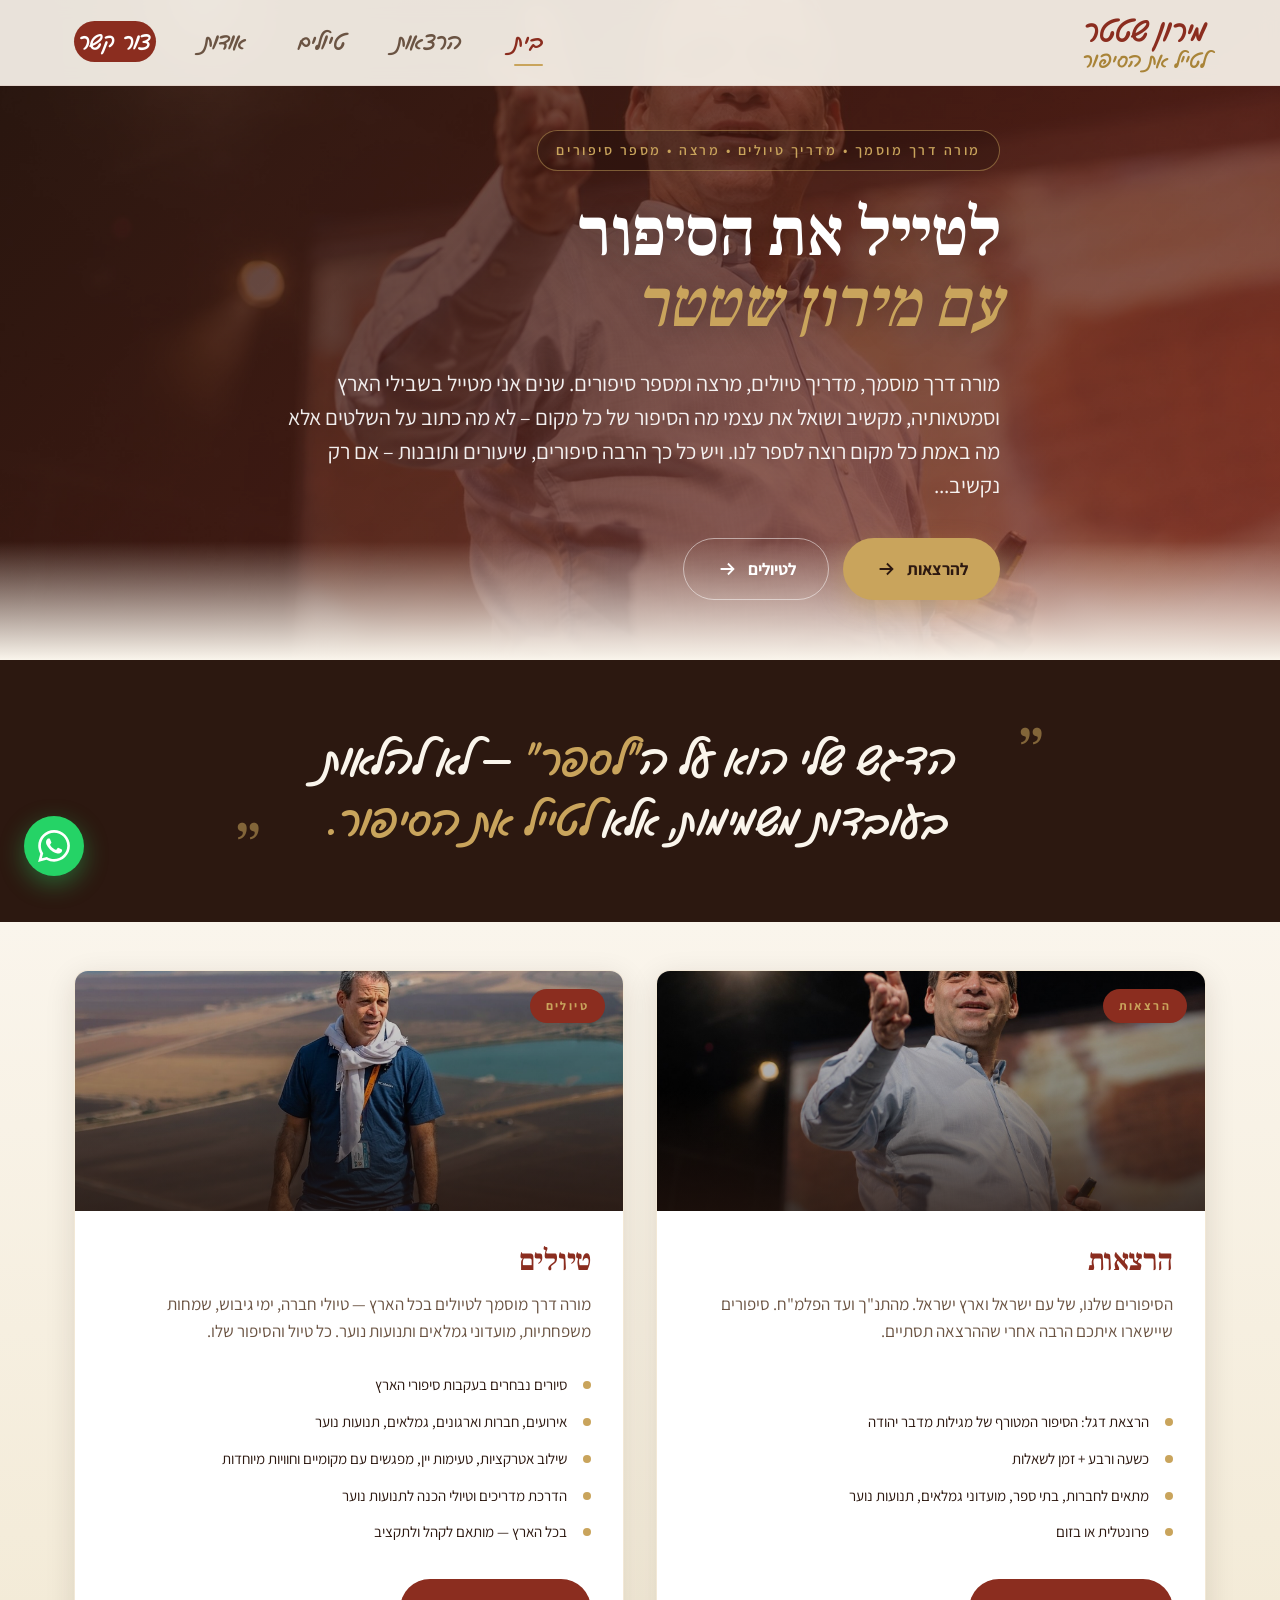
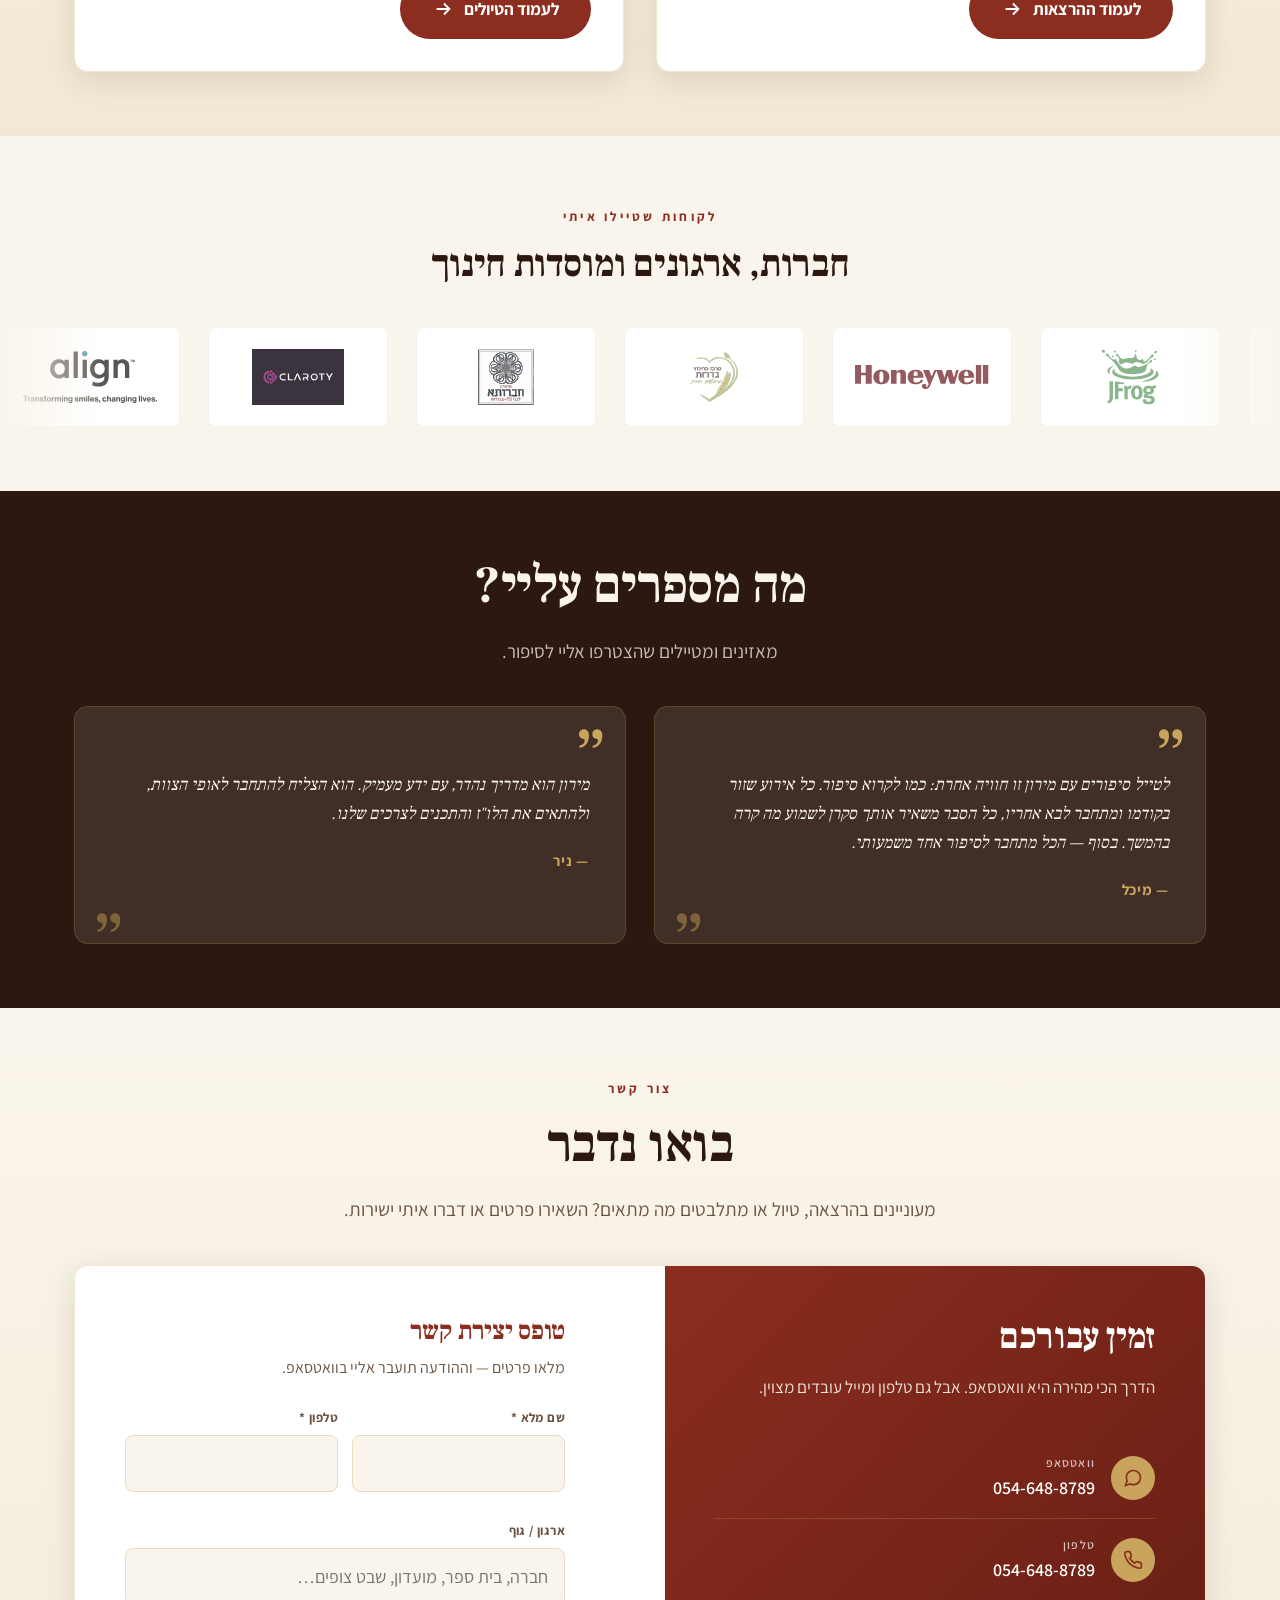
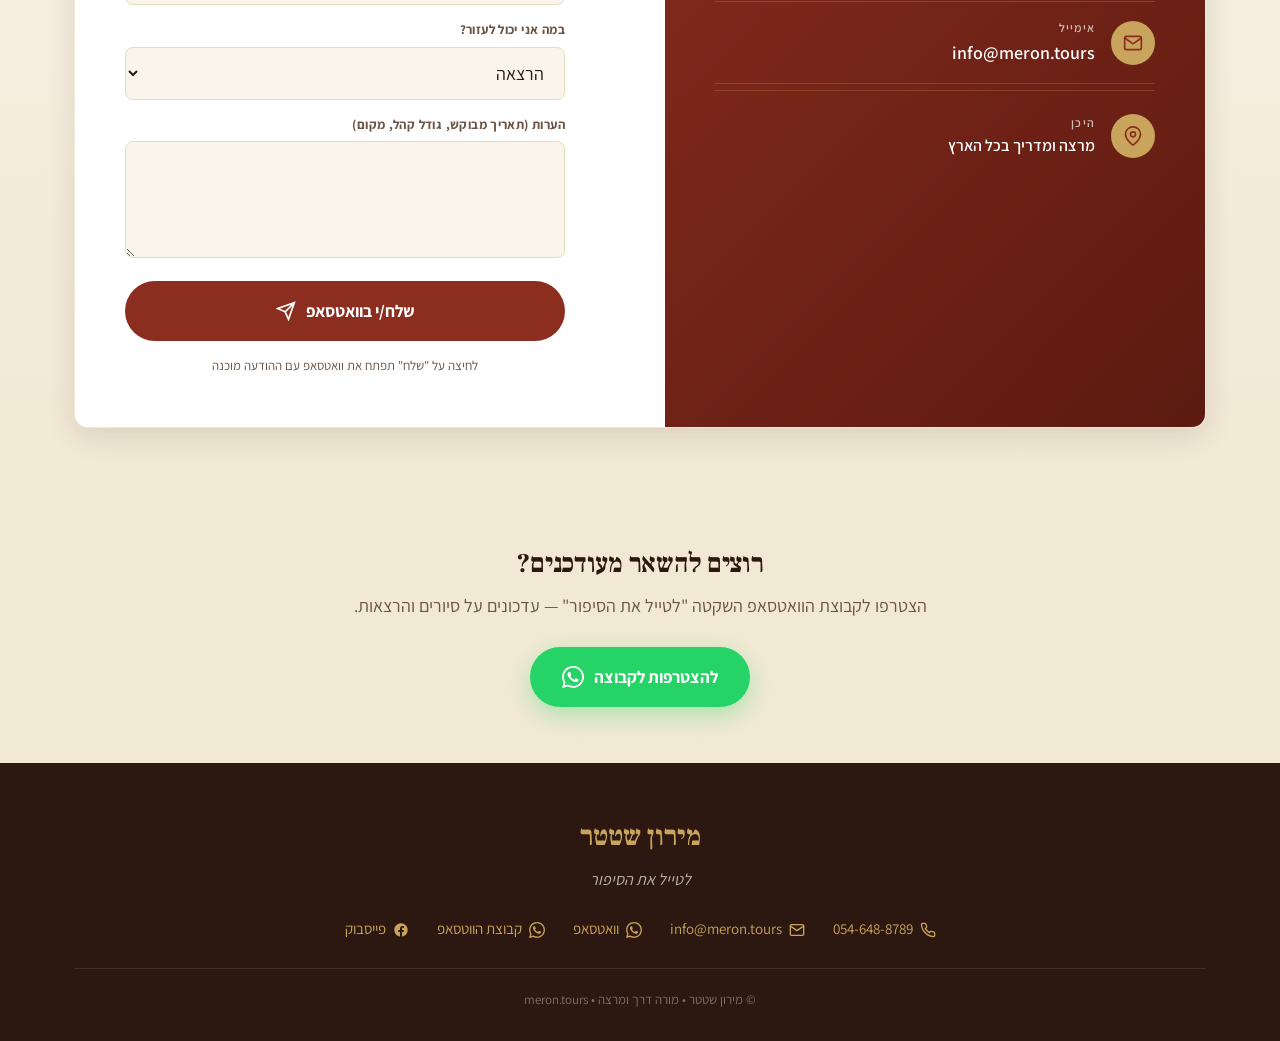
<file: index.html>
<!doctype html>
<html lang="he" dir="rtl">
<head>
<meta charset="utf-8">
<meta name="viewport" content="width=device-width, initial-scale=1, viewport-fit=cover">
<meta name="description" content="מירון שטטר — מורה דרך ומרצה. הרצאות וטיולים על היסטוריה של ארץ ישראל. לחברות, בתי ספר, גמלאים ותנועות נוער. המוטו: לטייל את הסיפור.">
<meta name="google-site-verification" content="dwmVNWmmbGWOgXDgFa1qEq1Q5SgrWaC6FMfo6uw1vP4" />
<meta name="theme-color" content="#8B2D1F">
<link rel="icon" type="image/svg+xml" href="/images/favicon.svg">
<link rel="icon" type="image/png" sizes="96x96" href="/images/favicon-96x96.png">
<link rel="shortcut icon" href="/images/favicon.ico">
<title>מירון שטטר | לטייל את הסיפור — הרצאות וטיולים על ארץ ישראל</title>

<meta property="og:title" content="מירון שטטר | לטייל את הסיפור">
<meta property="og:description" content="הרצאות וטיולים מרתקים על היסטוריה של ארץ ישראל. מורה דרך מוסמך, סיפור חי במקום שקופיות משעממות.">
<meta property="og:type" content="website">
<meta property="og:url" content="https://meron.tours">
<meta property="og:image" content="https://meron.tours/images/hero-stage.jpg">
<meta property="og:image:type" content="image/jpeg">
<meta property="og:image:width" content="1537">
<meta property="og:image:height" content="1023">
<meta property="og:locale" content="he_IL">

<link rel="preconnect" href="https://fonts.googleapis.com">
<link rel="preconnect" href="https://fonts.gstatic.com" crossorigin>
<link href="https://fonts.googleapis.com/css2?family=Assistant:wght@300;400;600;700;800&family=Frank+Ruhl+Libre:wght@400;500;700;900&display=swap" rel="stylesheet">
<link rel="stylesheet" href="/assets/site.css">
</head>
<body>

<header class="site-header">
  <div class="container">
    <a href="/index.html" class="brand">
      מירון שטטר
      <small>לטייל את הסיפור</small>
    </a>
    <nav class="main-nav" aria-label="ראשי">
      <ul>
        <li><a href="/index.html" class="active">בית</a></li>
        <li><a href="/lectures.html">הרצאות</a></li>
        <li><a href="/tours.html">טיולים</a></li>
        <li><a href="/about.html">אודות</a></li>
        <li><a href="#contact" class="nav-cta">צור קשר</a></li>
      </ul>
    </nav>
    <button class="mobile-toggle" aria-label="תפריט" onclick="openMobileNav()">
      <svg viewBox="0 0 24 24" fill="none" stroke="currentColor" stroke-width="2.5"><path d="M3 6h18M3 12h18M3 18h18"/></svg>
    </button>
  </div>
</header>

<div class="mobile-nav" id="mobileNav">
  <button class="close-x" aria-label="סגור" onclick="closeMobileNav()">
    <svg viewBox="0 0 24 24" fill="none" stroke="currentColor" stroke-width="2.5"><path d="M6 6l12 12M18 6L6 18"/></svg>
  </button>
  <a href="/index.html" class="active" onclick="closeMobileNav()">בית</a>
  <a href="/lectures.html" onclick="closeMobileNav()">הרצאות</a>
  <a href="/tours.html" onclick="closeMobileNav()">טיולים</a>
  <a href="/about.html" onclick="closeMobileNav()">אודות</a>
  <a href="#contact" onclick="closeMobileNav()">צור קשר</a>
</div>

<!-- HERO -->
<section class="hero hero-medium">
  <div class="container">
    <span class="eyebrow">מורה דרך מוסמך • מדריך טיולים • מרצה • מספר סיפורים</span>
    <h1>
      לטייל את הסיפור
      <span class="accent">עם מירון שטטר</span>
    </h1>
    <p class="lead">
      מורה דרך מוסמך, מדריך טיולים, מרצה ומספר סיפורים. שנים אני מטייל בשבילי הארץ וסמטאותיה, מקשיב ושואל את עצמי מה הסיפור של כל מקום – לא מה כתוב על השלטים אלא מה באמת כל מקום רוצה לספר לנו. ויש כל כך הרבה סיפורים, שיעורים ותובנות – אם רק נקשיב...
    </p>
    <div class="hero-ctas">
      <a href="/lectures.html" class="btn btn-primary">
        להרצאות
        <svg viewBox="0 0 24 24" fill="none" stroke="currentColor" stroke-width="2"><path d="M5 12h14M13 6l6 6-6 6"/></svg>
      </a>
      <a href="/tours.html" class="btn btn-ghost">
        לטיולים
        <svg viewBox="0 0 24 24" fill="none" stroke="currentColor" stroke-width="2"><path d="M5 12h14M13 6l6 6-6 6"/></svg>
      </a>
    </div>
  </div>
</section>

<!-- MOTTO -->
<section class="motto">
  <div class="container">
    <div class="motto-quote">
      <p>הדגש שלי הוא על ה<strong>״לספר״</strong> — לא להלאות בעובדות משמימות, אלא <strong>לטייל את הסיפור.</strong></p>
    </div>
  </div>
</section>

<!-- SERVICE ENTRIES -->
<section class="section service-entries" style="padding-top: 48px;">
  <div class="container">
    <div class="service-grid">

      <article class="service-card reveal">
        <div class="service-image" style="background-image: linear-gradient(180deg, rgba(0,0,0,0.1), rgba(0,0,0,0.5)), url('/images/hero-stage.jpg');">
          <span class="service-tag">הרצאות</span>
        </div>
        <div class="service-body">
          <h3>הרצאות</h3>
          <p class="service-desc">הסיפורים שלנו, של עם ישראל וארץ ישראל. מהתנ"ך ועד הפלמ"ח. סיפורים שיישארו איתכם הרבה אחרי שההרצאה תסתיים.</p>
          <ul class="service-features">
            <li>הרצאת דגל: הסיפור המטורף של מגילות מדבר יהודה</li>
            <li>כשעה ורבע + זמן לשאלות</li>
            <li>מתאים לחברות, בתי ספר, מועדוני גמלאים, תנועות נוער</li>
            <li>פרונטלית או בזום</li>
          </ul>
          <a href="/lectures.html" class="btn btn-dark service-cta">
            לעמוד ההרצאות
            <svg viewBox="0 0 24 24" fill="none" stroke="currentColor" stroke-width="2"><path d="M5 12h14M13 6l6 6-6 6"/></svg>
          </a>
        </div>
      </article>

      <article class="service-card reveal">
        <div class="service-image" style="background-image: linear-gradient(180deg, rgba(0,0,0,0.1), rgba(0,0,0,0.5)), url('/images/tours/hero-tours.jpg');">
          <span class="service-tag">טיולים</span>
        </div>
        <div class="service-body">
          <h3>טיולים</h3>
          <p class="service-desc">מורה דרך מוסמך לטיולים בכל הארץ — טיולי חברה, ימי גיבוש, שמחות משפחתיות, מועדוני גמלאים ותנועות נוער. כל טיול והסיפור שלו.</p>
          <ul class="service-features">
            <li>סיורים נבחרים בעקבות סיפורי הארץ</li>
            <li>אירועים, חברות וארגונים, גמלאים, תנועות נוער</li>
            <li>שילוב אטרקציות, טעימות יין, מפגשים עם מקומיים וחוויות מיוחדות</li>
            <li>הדרכת מדריכים וטיולי הכנה לתנועות נוער</li>
            <li>בכל הארץ — מותאם לקהל ולתקציב</li>
          </ul>
          <a href="/tours.html" class="btn btn-dark service-cta">
            לעמוד הטיולים
            <svg viewBox="0 0 24 24" fill="none" stroke="currentColor" stroke-width="2"><path d="M5 12h14M13 6l6 6-6 6"/></svg>
          </a>
        </div>
      </article>

    </div>
  </div>
</section>

<!-- CLIENTS (auto-scrolling marquee) -->
<section class="section clients">
  <div class="container">
    <div class="section-head reveal">
      <span class="label">לקוחות שטיילו איתי</span>
      <h2>חברות, ארגונים ומוסדות חינוך</h2>
    </div>
  </div>
  <div class="clients-marquee" aria-label="לוגואים של לקוחות">
    <div class="clients-track">
      <!-- Original 13 logos -->
      <div class="client"><img src="/images/clients/align.svg" alt="Align" loading="lazy"></div>
      <div class="client"><img src="/images/clients/claroty.svg" alt="Claroty" loading="lazy"></div>
      <div class="client"><img src="/images/clients/gderot-hevruta.svg" alt="גדרות חברותא" loading="lazy"></div>
      <div class="client"><img src="/images/clients/gderot-matnas.svg" alt="גדרות מתנס" loading="lazy"></div>
      <div class="client"><img src="/images/clients/honeywell.svg" alt="Honeywell" loading="lazy"></div>
      <div class="client"><img src="/images/clients/jfrog-2022.svg" alt="JFrog" loading="lazy"></div>
      <div class="client"><img src="/images/clients/mekorot.svg" alt="מקורות" loading="lazy"></div>
      <div class="client"><img src="/images/clients/mellet-har-tuv.svg" alt="מלט הר טוב" loading="lazy"></div>
      <div class="client"><img src="/images/clients/minrav.svg" alt="מנרב" loading="lazy"></div>
      <div class="client"><img src="/images/clients/prateam.svg" alt="PR Team" loading="lazy"></div>
      <div class="client"><img src="/images/clients/sodastream.svg" alt="SodaStream" loading="lazy"></div>
      <div class="client"><img src="/images/clients/weiss-beerger.svg" alt="Weiss Beerger" loading="lazy"></div>
      <div class="client"><img src="/images/clients/yotpo.svg" alt="Yotpo" loading="lazy"></div>
      <div class="client"><img src="/images/clients/sorek.jpg" alt="Sorek" loading="lazy"></div>
      <div class="client"><img src="/images/clients/wix.svg" alt="Wix" loading="lazy"></div>
      <!-- Duplicate set 2 (required for seamless infinite scroll) -->
      <div class="client" aria-hidden="true"><img src="/images/clients/align.svg" alt="" loading="lazy"></div>
      <div class="client" aria-hidden="true"><img src="/images/clients/claroty.svg" alt="" loading="lazy"></div>
      <div class="client" aria-hidden="true"><img src="/images/clients/gderot-hevruta.svg" alt="" loading="lazy"></div>
      <div class="client" aria-hidden="true"><img src="/images/clients/gderot-matnas.svg" alt="" loading="lazy"></div>
      <div class="client" aria-hidden="true"><img src="/images/clients/honeywell.svg" alt="" loading="lazy"></div>
      <div class="client" aria-hidden="true"><img src="/images/clients/jfrog-2022.svg" alt="" loading="lazy"></div>
      <div class="client" aria-hidden="true"><img src="/images/clients/mekorot.svg" alt="" loading="lazy"></div>
      <div class="client" aria-hidden="true"><img src="/images/clients/mellet-har-tuv.svg" alt="" loading="lazy"></div>
      <div class="client" aria-hidden="true"><img src="/images/clients/minrav.svg" alt="" loading="lazy"></div>
      <div class="client" aria-hidden="true"><img src="/images/clients/prateam.svg" alt="" loading="lazy"></div>
      <div class="client" aria-hidden="true"><img src="/images/clients/sodastream.svg" alt="" loading="lazy"></div>
      <div class="client" aria-hidden="true"><img src="/images/clients/weiss-beerger.svg" alt="" loading="lazy"></div>
      <div class="client" aria-hidden="true"><img src="/images/clients/yotpo.svg" alt="" loading="lazy"></div>
      <div class="client" aria-hidden="true"><img src="/images/clients/sorek.jpg" alt="" loading="lazy"></div>
      <div class="client" aria-hidden="true"><img src="/images/clients/wix.svg" alt="" loading="lazy"></div>
    </div>
  </div>
</section>

<!-- TESTIMONIALS -->
<section class="section testimonials">
  <div class="container">
    <div class="section-head reveal">
      <h2>מה מספרים עליי?</h2>
      <p>מאזינים ומטיילים שהצטרפו אליי לסיפור.</p>
    </div>

    <div class="testimonial-grid">
      <div class="testimonial reveal">
        <p>לטייל סיפורים עם מירון זו חוויה אחרת: כמו לקרוא סיפור. כל אירוע שזור בקודמו ומתחבר לבא אחריו, כל הסבר משאיר אותך סקרן לשמוע מה קרה בהמשך. בסוף — הכל מתחבר לסיפור אחד משמעותי.</p>
        <span class="author">מיכל</span>
      </div>

      <div class="testimonial reveal">
        <p>מירון הוא מדריך נהדר, עם ידע מעמיק. הוא הצליח להתחבר לאופי הצוות, ולהתאים את הלו"ז והתכנים לצרכים שלנו.</p>
        <span class="author">ניר</span>
      </div>
    </div>
  </div>
</section>

<!-- CONTACT -->
<section class="section contact" id="contact">
  <div class="container">
    <div class="section-head reveal">
      <span class="label">צור קשר</span>
      <h2>בואו נדבר</h2>
      <p>מעוניינים בהרצאה, טיול או מתלבטים מה מתאים? השאירו פרטים או דברו איתי ישירות.</p>
    </div>

    <div class="contact-grid reveal">
      <div class="contact-info">
        <h2>זמין עבורכם</h2>
        <p>הדרך הכי מהירה היא וואטסאפ. אבל גם טלפון ומייל עובדים מצוין.</p>

        <a href="https://wa.me/972546488789" target="_blank" rel="noopener" class="contact-item">
          <div class="ci-icon"><svg viewBox="0 0 24 24"><path d="M21 11.5a8.38 8.38 0 0 1-.9 3.8 8.5 8.5 0 0 1-7.6 4.7 8.38 8.38 0 0 1-3.8-.9L3 21l1.9-5.7a8.38 8.38 0 0 1-.9-3.8 8.5 8.5 0 0 1 4.7-7.6 8.38 8.38 0 0 1 3.8-.9h.5a8.48 8.48 0 0 1 8 8v.5z"/></svg></div>
          <div>
            <div class="ci-label">וואטסאפ</div>
            <span>054-648-8789</span>
          </div>
        </a>

        <a href="tel:+972546488789" class="contact-item">
          <div class="ci-icon"><svg viewBox="0 0 24 24"><path d="M22 16.92v3a2 2 0 0 1-2.18 2 19.79 19.79 0 0 1-8.63-3.07 19.5 19.5 0 0 1-6-6 19.79 19.79 0 0 1-3.07-8.67A2 2 0 0 1 4.11 2h3a2 2 0 0 1 2 1.72 12.84 12.84 0 0 0 .7 2.81 2 2 0 0 1-.45 2.11L8.09 9.91a16 16 0 0 0 6 6l1.27-1.27a2 2 0 0 1 2.11-.45 12.84 12.84 0 0 0 2.81.7A2 2 0 0 1 22 16.92z"/></svg></div>
          <div>
            <div class="ci-label">טלפון</div>
            <span>054-648-8789</span>
          </div>
        </a>

        <a href="mailto:info@meron.tours" class="contact-item">
          <div class="ci-icon"><svg viewBox="0 0 24 24"><path d="M4 4h16c1.1 0 2 .9 2 2v12c0 1.1-.9 2-2 2H4c-1.1 0-2-.9-2-2V6c0-1.1.9-2 2-2z"/><path d="M22 6l-10 7L2 6"/></svg></div>
          <div>
            <div class="ci-label">אימייל</div>
            <span>info@meron.tours</span>
          </div>
        </a>

        <div class="contact-item" style="border-top: 1px solid rgba(201, 164, 92, 0.25); padding-top: 22px; margin-top: 6px;">
          <div class="ci-icon"><svg viewBox="0 0 24 24"><path d="M21 10c0 7-9 13-9 13s-9-6-9-13a9 9 0 0 1 18 0z"/><circle cx="12" cy="10" r="3"/></svg></div>
          <div>
            <div class="ci-label">היכן</div>
            <span style="font-size: 16px;">מרצה ומדריך בכל הארץ</span>
          </div>
        </div>
      </div>

      <form class="contact-form" id="leadForm" onsubmit="return sendToWhatsApp(event)">
        <h3>טופס יצירת קשר</h3>
        <p class="form-sub">מלאו פרטים — וההודעה תועבר אליי בוואטסאפ.</p>

        <div class="form-row">
          <div class="form-group">
            <label for="name">שם מלא *</label>
            <input id="name" name="name" type="text" required>
          </div>
          <div class="form-group">
            <label for="phone">טלפון *</label>
            <input id="phone" name="phone" type="tel" required>
          </div>
        </div>

        <div class="form-group">
          <label for="org">ארגון / גוף</label>
          <input id="org" name="org" type="text" placeholder="חברה, בית ספר, מועדון, שבט צופים…">
        </div>

        <div class="form-group">
          <label for="topic">במה אני יכול לעזור?</label>
          <select id="topic" name="topic">
            <option>הרצאה</option>
            <option>טיול לחברה / ארגון</option>
            <option>טיול / אירוע משפחתי</option>
            <option>טיול לגמלאים</option>
            <option>טיול / הדרכה לתנועת נוער</option>
            <option>עוד לא יודע/ת — אשמח להתייעץ</option>
          </select>
        </div>

        <div class="form-group">
          <label for="msg">הערות (תאריך מבוקש, גודל קהל, מקום)</label>
          <textarea id="msg" name="msg" rows="3"></textarea>
        </div>

        <button class="form-submit" type="submit">
          שלח/י בוואטסאפ
          <svg viewBox="0 0 24 24" fill="none" stroke="currentColor" stroke-width="2"><path d="M22 2L11 13M22 2l-7 20-4-9-9-4z"/></svg>
        </button>

        <p class="form-note">לחיצה על "שלח" תפתח את וואטסאפ עם ההודעה מוכנה</p>
      </form>
    </div>
  </div>
</section>

<!-- WHATSAPP GROUP INVITE -->
<section class="section" style="background:var(--cream-2); text-align:center; padding:56px 0;">
  <div class="container">
    <div class="reveal" style="max-width:620px; margin-inline:auto;">
      <h2 style="margin:0 0 12px;">רוצים להשאר מעודכנים?</h2>
      <p style="font-size:18px; color:var(--ink-soft); margin:0 0 26px; line-height:1.6;">הצטרפו לקבוצת הוואטסאפ השקטה "לטייל את הסיפור" — עדכונים על סיורים והרצאות.</p>
      <a href="https://chat.whatsapp.com/Le1DZuD92veIudZApJD2sp" target="_blank" rel="noopener" class="btn btn-primary" style="background:#25D366; color:#fff; box-shadow:0 8px 24px rgba(37,211,102,0.35);">
        להצטרפות לקבוצה
        <svg viewBox="0 0 24 24" width="20" height="20" fill="currentColor" aria-hidden="true"><path d="M.057 24l1.687-6.163c-1.041-1.804-1.588-3.849-1.587-5.946.003-6.556 5.338-11.891 11.893-11.891 3.181.001 6.167 1.24 8.413 3.488 2.245 2.248 3.481 5.236 3.48 8.414-.003 6.557-5.338 11.892-11.893 11.892-1.99-.001-3.951-.5-5.688-1.448L.057 24zm6.597-3.807c1.676.995 3.276 1.591 5.392 1.592 5.448 0 9.886-4.434 9.889-9.885.002-5.462-4.415-9.89-9.881-9.892-5.452 0-9.887 4.434-9.889 9.884-.001 2.225.651 3.891 1.746 5.634l-.999 3.648 3.742-.981zm11.387-5.464c-.074-.124-.272-.198-.57-.347-.297-.149-1.758-.868-2.031-.967-.272-.099-.47-.149-.669.149-.198.297-.768.967-.941 1.165-.173.198-.347.223-.644.074-.297-.149-1.255-.462-2.39-1.475-.883-.788-1.48-1.761-1.653-2.059-.173-.297-.018-.458.13-.606.134-.133.297-.347.446-.521.151-.172.2-.296.3-.495.099-.198.05-.372-.025-.521-.075-.148-.669-1.611-.916-2.206-.242-.579-.487-.501-.669-.51l-.57-.01c-.198 0-.52.074-.792.372s-1.04 1.016-1.04 2.479 1.065 2.876 1.213 3.074c.149.198 2.095 3.2 5.076 4.487.709.306 1.263.489 1.694.626.712.226 1.36.194 1.872.118.571-.085 1.758-.719 2.006-1.413.248-.695.248-1.29.173-1.414z"/></svg>
      </a>
    </div>
  </div>
</section>

<footer class="site-footer">
  <div class="container">
    <div class="footer-brand">מירון שטטר</div>
    <div class="footer-tagline">לטייל את הסיפור</div>
    <div class="footer-contact-row">
      <a href="tel:+972546488789"><svg viewBox="0 0 24 24" fill="none" stroke="currentColor" stroke-width="2" stroke-linecap="round" stroke-linejoin="round"><path d="M22 16.92v3a2 2 0 0 1-2.18 2 19.79 19.79 0 0 1-8.63-3.07 19.5 19.5 0 0 1-6-6 19.79 19.79 0 0 1-3.07-8.67A2 2 0 0 1 4.11 2h3a2 2 0 0 1 2 1.72 12.84 12.84 0 0 0 .7 2.81 2 2 0 0 1-.45 2.11L8.09 9.91a16 16 0 0 0 6 6l1.27-1.27a2 2 0 0 1 2.11-.45 12.84 12.84 0 0 0 2.81.7A2 2 0 0 1 22 16.92z"/></svg>054-648-8789</a>
      <a href="mailto:info@meron.tours"><svg viewBox="0 0 24 24" fill="none" stroke="currentColor" stroke-width="2" stroke-linecap="round" stroke-linejoin="round"><path d="M4 4h16c1.1 0 2 .9 2 2v12c0 1.1-.9 2-2 2H4c-1.1 0-2-.9-2-2V6c0-1.1.9-2 2-2z"/><path d="M22 6l-10 7L2 6"/></svg>info@meron.tours</a>
      <a href="https://wa.me/972546488789" target="_blank" rel="noopener"><svg viewBox="0 0 24 24" fill="currentColor"><path d="M.057 24l1.687-6.163c-1.041-1.804-1.588-3.849-1.587-5.946.003-6.556 5.338-11.891 11.893-11.891 3.181.001 6.167 1.24 8.413 3.488 2.245 2.248 3.481 5.236 3.48 8.414-.003 6.557-5.338 11.892-11.893 11.892-1.99-.001-3.951-.5-5.688-1.448L.057 24zm6.597-3.807c1.676.995 3.276 1.591 5.392 1.592 5.448 0 9.886-4.434 9.889-9.885.002-5.462-4.415-9.89-9.881-9.892-5.452 0-9.887 4.434-9.889 9.884-.001 2.225.651 3.891 1.746 5.634l-.999 3.648 3.742-.981zm11.387-5.464c-.074-.124-.272-.198-.57-.347-.297-.149-1.758-.868-2.031-.967-.272-.099-.47-.149-.669.149-.198.297-.768.967-.941 1.165-.173.198-.347.223-.644.074-.297-.149-1.255-.462-2.39-1.475-.883-.788-1.48-1.761-1.653-2.059-.173-.297-.018-.458.13-.606.134-.133.297-.347.446-.521.151-.172.2-.296.3-.495.099-.198.05-.372-.025-.521-.075-.148-.669-1.611-.916-2.206-.242-.579-.487-.501-.669-.51l-.57-.01c-.198 0-.52.074-.792.372s-1.04 1.016-1.04 2.479 1.065 2.876 1.213 3.074c.149.198 2.095 3.2 5.076 4.487.709.306 1.263.489 1.694.626.712.226 1.36.194 1.872.118.571-.085 1.758-.719 2.006-1.413.248-.695.248-1.29.173-1.414z"/></svg>וואטסאפ</a>
      <a href="https://chat.whatsapp.com/Le1DZuD92veIudZApJD2sp" target="_blank" rel="noopener"><svg viewBox="0 0 24 24" fill="currentColor"><path d="M.057 24l1.687-6.163c-1.041-1.804-1.588-3.849-1.587-5.946.003-6.556 5.338-11.891 11.893-11.891 3.181.001 6.167 1.24 8.413 3.488 2.245 2.248 3.481 5.236 3.48 8.414-.003 6.557-5.338 11.892-11.893 11.892-1.99-.001-3.951-.5-5.688-1.448L.057 24zm6.597-3.807c1.676.995 3.276 1.591 5.392 1.592 5.448 0 9.886-4.434 9.889-9.885.002-5.462-4.415-9.89-9.881-9.892-5.452 0-9.887 4.434-9.889 9.884-.001 2.225.651 3.891 1.746 5.634l-.999 3.648 3.742-.981zm11.387-5.464c-.074-.124-.272-.198-.57-.347-.297-.149-1.758-.868-2.031-.967-.272-.099-.47-.149-.669.149-.198.297-.768.967-.941 1.165-.173.198-.347.223-.644.074-.297-.149-1.255-.462-2.39-1.475-.883-.788-1.48-1.761-1.653-2.059-.173-.297-.018-.458.13-.606.134-.133.297-.347.446-.521.151-.172.2-.296.3-.495.099-.198.05-.372-.025-.521-.075-.148-.669-1.611-.916-2.206-.242-.579-.487-.501-.669-.51l-.57-.01c-.198 0-.52.074-.792.372s-1.04 1.016-1.04 2.479 1.065 2.876 1.213 3.074c.149.198 2.095 3.2 5.076 4.487.709.306 1.263.489 1.694.626.712.226 1.36.194 1.872.118.571-.085 1.758-.719 2.006-1.413.248-.695.248-1.29.173-1.414z"/></svg>קבוצת הווטסאפ</a>
      <a href="https://www.facebook.com/meron.tours" target="_blank" rel="noopener"><svg viewBox="0 0 24 24" fill="currentColor"><path d="M22 12c0-5.523-4.477-10-10-10S2 6.477 2 12c0 4.991 3.657 9.128 8.438 9.879v-6.988h-2.54V12h2.54V9.797c0-2.506 1.492-3.89 3.777-3.89 1.094 0 2.238.195 2.238.195v2.46h-1.26c-1.243 0-1.63.771-1.63 1.562V12h2.773l-.443 2.891h-2.33v6.988C18.343 21.128 22 16.991 22 12z"/></svg>פייסבוק</a>
    </div>
    <div class="footer-copy">
      © מירון שטטר • מורה דרך ומרצה • meron.tours
    </div>
  </div>
</footer>

<a href="https://wa.me/972546488789?text=%D7%94%D7%99%D7%99%20%D7%9E%D7%99%D7%A8%D7%95%D7%9F" class="whatsapp-float" target="_blank" rel="noopener" aria-label="פתח וואטסאפ">
  <svg viewBox="0 0 24 24"><path d="M.057 24l1.687-6.163c-1.041-1.804-1.588-3.849-1.587-5.946.003-6.556 5.338-11.891 11.893-11.891 3.181.001 6.167 1.24 8.413 3.488 2.245 2.248 3.481 5.236 3.48 8.414-.003 6.557-5.338 11.892-11.893 11.892-1.99-.001-3.951-.5-5.688-1.448L.057 24zm6.597-3.807c1.676.995 3.276 1.591 5.392 1.592 5.448 0 9.886-4.434 9.889-9.885.002-5.462-4.415-9.89-9.881-9.892-5.452 0-9.887 4.434-9.889 9.884-.001 2.225.651 3.891 1.746 5.634l-.999 3.648 3.742-.981zm11.387-5.464c-.074-.124-.272-.198-.57-.347-.297-.149-1.758-.868-2.031-.967-.272-.099-.47-.149-.669.149-.198.297-.768.967-.941 1.165-.173.198-.347.223-.644.074-.297-.149-1.255-.462-2.39-1.475-.883-.788-1.48-1.761-1.653-2.059-.173-.297-.018-.458.13-.606.134-.133.297-.347.446-.521.151-.172.2-.296.3-.495.099-.198.05-.372-.025-.521-.075-.148-.669-1.611-.916-2.206-.242-.579-.487-.501-.669-.51l-.57-.01c-.198 0-.52.074-.792.372s-1.04 1.016-1.04 2.479 1.065 2.876 1.213 3.074c.149.198 2.095 3.2 5.076 4.487.709.306 1.263.489 1.694.626.712.226 1.36.194 1.872.118.571-.085 1.758-.719 2.006-1.413.248-.695.248-1.29.173-1.414z"/></svg>
</a>

<script src="/assets/site.js"></script>
</body>
</html>
</file>
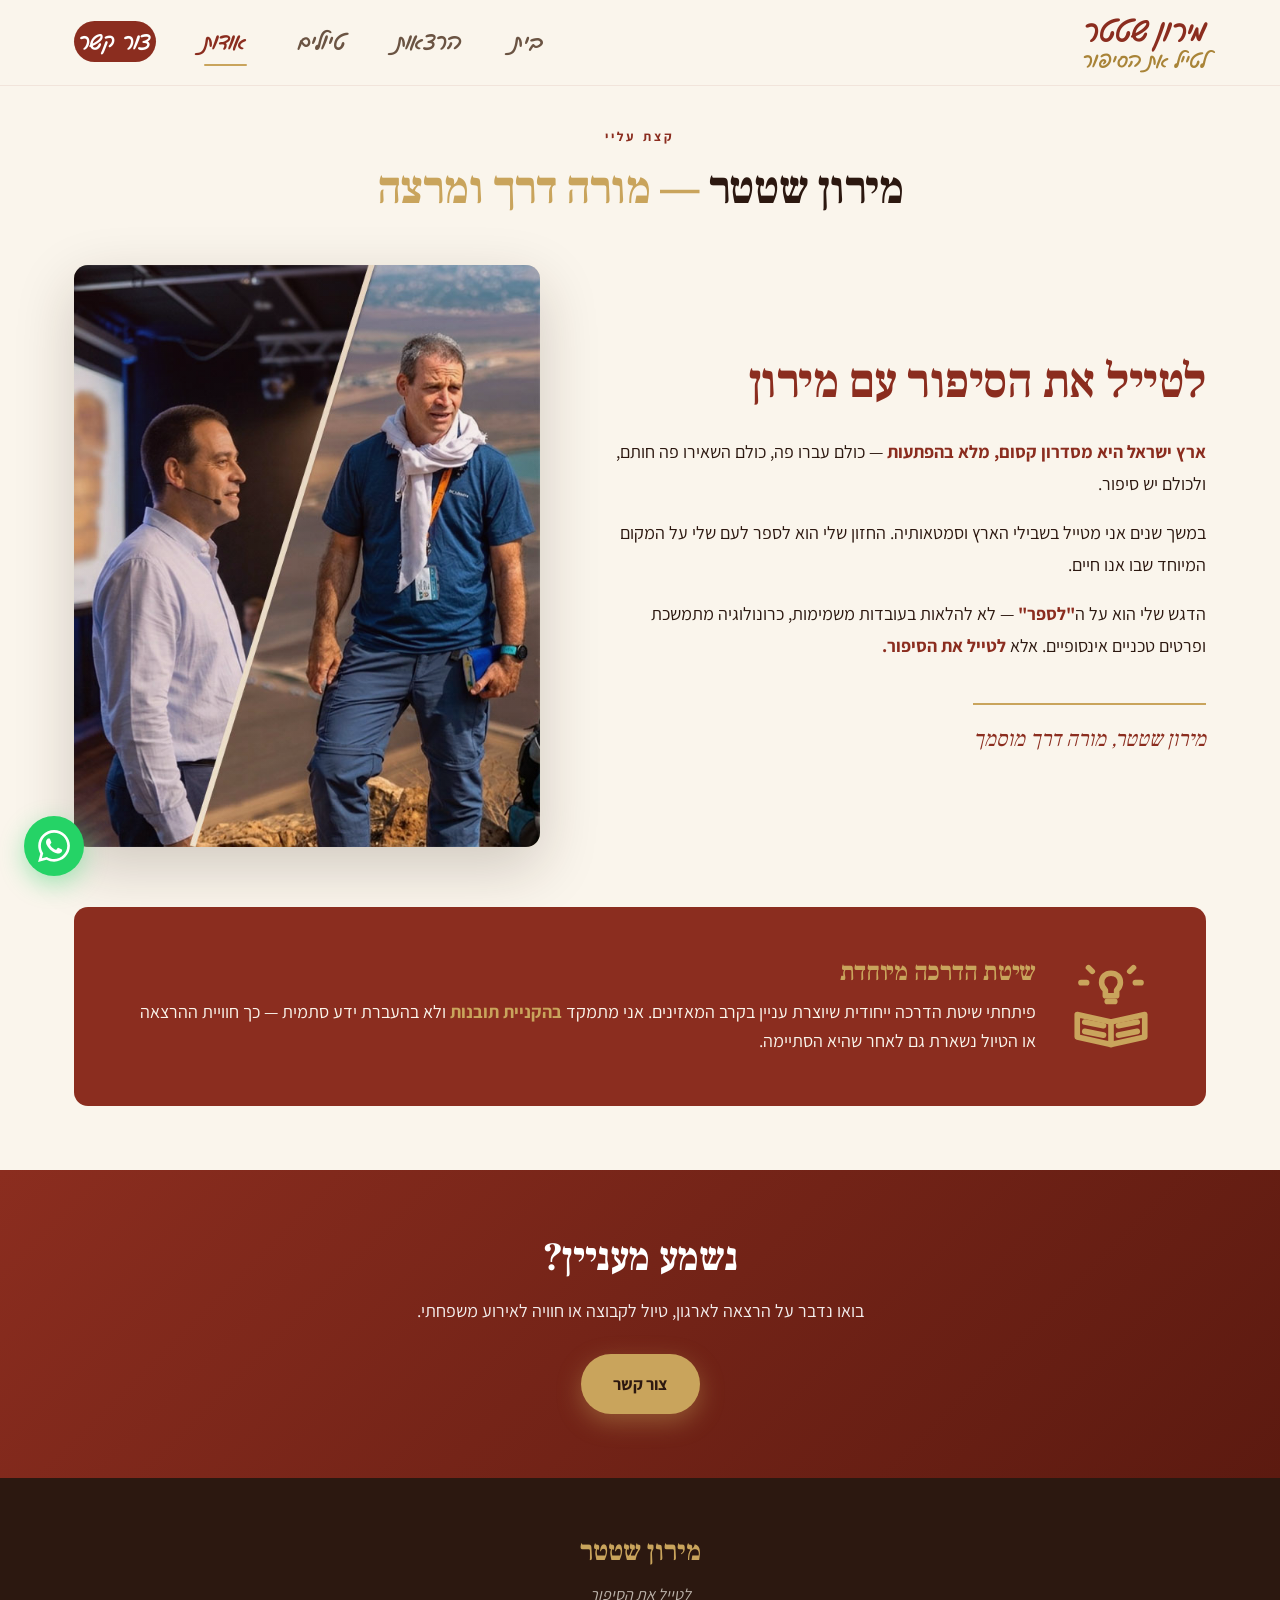
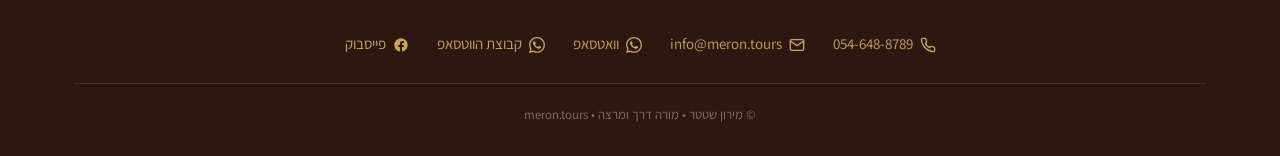
<file: about.html>
<!doctype html>
<html lang="he" dir="rtl">
<head>
<meta charset="utf-8">
<meta name="viewport" content="width=device-width, initial-scale=1, viewport-fit=cover">
<meta name="description" content="מירון שטטר - מורה דרך מוסמך ומרצה. החזון: לטייל את הסיפור. הדגש על תובנות שנשארות איתכם הרבה אחרי שההרצאה או הטיול הסתיימו.">
<meta name="theme-color" content="#8B2D1F">
<link rel="icon" type="image/svg+xml" href="/images/favicon.svg">
<link rel="icon" type="image/png" sizes="96x96" href="/images/favicon-96x96.png">
<link rel="shortcut icon" href="/images/favicon.ico">
<title>אודות | מירון שטטר — לטייל את הסיפור</title>

<meta property="og:title" content="אודות מירון שטטר | מורה דרך ומרצה">
<meta property="og:description" content="מורה דרך מוסמך, מרצה ומספר סיפורים. שיטת הדרכה ייחודית שמתמקדת בתובנות ולא בהעברת ידע סתמית.">
<meta property="og:type" content="profile">
<meta property="og:url" content="https://meron.tours/about.html">
<meta property="og:image" content="https://meron.tours/images/hero-stage.jpg">
<meta property="og:locale" content="he_IL">

<link rel="preconnect" href="https://fonts.googleapis.com">
<link rel="preconnect" href="https://fonts.gstatic.com" crossorigin>
<link href="https://fonts.googleapis.com/css2?family=Assistant:wght@300;400;600;700;800&family=Frank+Ruhl+Libre:wght@400;500;700;900&display=swap" rel="stylesheet">
<link rel="stylesheet" href="/assets/site.css">
</head>
<body>

<header class="site-header">
  <div class="container">
    <a href="/index.html" class="brand">
      מירון שטטר
      <small>לטייל את הסיפור</small>
    </a>
    <nav class="main-nav" aria-label="ראשי">
      <ul>
        <li><a href="/index.html">בית</a></li>
        <li><a href="/lectures.html">הרצאות</a></li>
        <li><a href="/tours.html">טיולים</a></li>
        <li><a href="/about.html" class="active">אודות</a></li>
        <li><a href="index.html#contact" class="nav-cta">צור קשר</a></li>
      </ul>
    </nav>
    <button class="mobile-toggle" aria-label="תפריט" onclick="openMobileNav()">
      <svg viewBox="0 0 24 24" fill="none" stroke="currentColor" stroke-width="2.5"><path d="M3 6h18M3 12h18M3 18h18"/></svg>
    </button>
  </div>
</header>

<div class="mobile-nav" id="mobileNav">
  <button class="close-x" aria-label="סגור" onclick="closeMobileNav()">
    <svg viewBox="0 0 24 24" fill="none" stroke="currentColor" stroke-width="2.5"><path d="M6 6l12 12M18 6L6 18"/></svg>
  </button>
  <a href="/index.html" onclick="closeMobileNav()">בית</a>
  <a href="/lectures.html" onclick="closeMobileNav()">הרצאות</a>
  <a href="/tours.html" onclick="closeMobileNav()">טיולים</a>
  <a href="/about.html" class="active" onclick="closeMobileNav()">אודות</a>
  <a href="index.html#contact" onclick="closeMobileNav()">צור קשר</a>
</div>

<!-- Short hero -->
<!-- About -->
<section class="section about" style="padding-top:120px;">
  <div class="container">
    <div class="section-head reveal" style="margin-bottom:48px;">
      <span class="label">קצת עליי</span>
      <h1 style="font-size:clamp(30px,4.5vw,46px); margin:0;">מירון שטטר <span style="color:var(--gold);">— מורה דרך ומרצה</span></h1>
    </div>
    <div class="about-grid">
      <div class="about-content reveal">
        <h2>לטייל את הסיפור עם מירון</h2>
        <p>
          <strong>ארץ ישראל היא מסדרון קסום, מלא בהפתעות</strong> — כולם עברו פה, כולם השאירו פה חותם, ולכולם יש סיפור.
        </p>
        <p>
          במשך שנים אני מטייל בשבילי הארץ וסמטאותיה. החזון שלי הוא לספר לעם שלי על המקום המיוחד שבו אנו חיים.
        </p>
        <p>
          הדגש שלי הוא על ה<strong>"לספר"</strong> — לא להלאות בעובדות משמימות, כרונולוגיה מתמשכת ופרטים טכניים אינסופיים. אלא <strong>לטייל את הסיפור.</strong>
        </p>
        <span class="signature">מירון שטטר, מורה דרך מוסמך</span>
      </div>

      <div class="about-image-wrap reveal">
        <img src="/images/portrait.jpg" alt="מירון שטטר - מורה דרך מוסמך" loading="lazy">
      </div>
    </div>

    <div class="about-method reveal">
      <div class="num">
        <svg viewBox="0 0 24 24" width="90" height="90" fill="none" stroke="currentColor" stroke-width="1.5" stroke-linecap="round" stroke-linejoin="round">
          <path d="M12 3 C 10.5 3, 9.5 4, 9.5 5.5 C 9.5 6.5, 10 7, 10.5 7.5 L 10.5 9 L 13.5 9 L 13.5 7.5 C 14 7, 14.5 6.5, 14.5 5.5 C 14.5 4, 13.5 3, 12 3 z"/>
          <line x1="11" y1="10.5" x2="13" y2="10.5"/>
          <line x1="6" y1="1.5" x2="7" y2="2.5"/>
          <line x1="18" y1="1.5" x2="17" y2="2.5"/>
          <line x1="4" y1="5.5" x2="5.5" y2="5.5"/>
          <line x1="20" y1="5.5" x2="18.5" y2="5.5"/>
          <path d="M3 14 L12 16 L21 14 L21 20 L12 22 L3 20 z"/>
          <path d="M12 16 L12 22"/>
          <line x1="5" y1="16" x2="10" y2="17"/>
          <line x1="5" y1="18.5" x2="10" y2="19.5"/>
          <line x1="14" y1="17" x2="19" y2="16"/>
          <line x1="14" y1="19.5" x2="19" y2="18.5"/>
        </svg>
      </div>
      <div>
        <h3>שיטת הדרכה מיוחדת</h3>
        <p>פיתחתי שיטת הדרכה ייחודית שיוצרת עניין בקרב המאזינים. אני מתמקד <strong style="color: var(--gold);">בהקניית תובנות</strong> ולא בהעברת ידע סתמית — כך חוויית ההרצאה או הטיול נשארת גם לאחר שהיא הסתיימה.</p>
      </div>
    </div>
  </div>
</section>

<!-- CTA band -->
<section class="cat-cta-band">
  <div class="container">
    <h2>נשמע מעניין?</h2>
    <p>בואו נדבר על הרצאה לארגון, טיול לקבוצה או חוויה לאירוע משפחתי.</p>
    <a href="index.html#contact" class="btn btn-primary">צור קשר</a>
  </div>
</section>

<footer class="site-footer">
  <div class="container">
    <div class="footer-brand">מירון שטטר</div>
    <div class="footer-tagline">לטייל את הסיפור</div>
    <div class="footer-contact-row">
      <a href="tel:+972546488789"><svg viewBox="0 0 24 24" fill="none" stroke="currentColor" stroke-width="2" stroke-linecap="round" stroke-linejoin="round"><path d="M22 16.92v3a2 2 0 0 1-2.18 2 19.79 19.79 0 0 1-8.63-3.07 19.5 19.5 0 0 1-6-6 19.79 19.79 0 0 1-3.07-8.67A2 2 0 0 1 4.11 2h3a2 2 0 0 1 2 1.72 12.84 12.84 0 0 0 .7 2.81 2 2 0 0 1-.45 2.11L8.09 9.91a16 16 0 0 0 6 6l1.27-1.27a2 2 0 0 1 2.11-.45 12.84 12.84 0 0 0 2.81.7A2 2 0 0 1 22 16.92z"/></svg>054-648-8789</a>
      <a href="mailto:info@meron.tours"><svg viewBox="0 0 24 24" fill="none" stroke="currentColor" stroke-width="2" stroke-linecap="round" stroke-linejoin="round"><path d="M4 4h16c1.1 0 2 .9 2 2v12c0 1.1-.9 2-2 2H4c-1.1 0-2-.9-2-2V6c0-1.1.9-2 2-2z"/><path d="M22 6l-10 7L2 6"/></svg>info@meron.tours</a>
      <a href="https://wa.me/972546488789" target="_blank" rel="noopener"><svg viewBox="0 0 24 24" fill="currentColor"><path d="M.057 24l1.687-6.163c-1.041-1.804-1.588-3.849-1.587-5.946.003-6.556 5.338-11.891 11.893-11.891 3.181.001 6.167 1.24 8.413 3.488 2.245 2.248 3.481 5.236 3.48 8.414-.003 6.557-5.338 11.892-11.893 11.892-1.99-.001-3.951-.5-5.688-1.448L.057 24zm6.597-3.807c1.676.995 3.276 1.591 5.392 1.592 5.448 0 9.886-4.434 9.889-9.885.002-5.462-4.415-9.89-9.881-9.892-5.452 0-9.887 4.434-9.889 9.884-.001 2.225.651 3.891 1.746 5.634l-.999 3.648 3.742-.981zm11.387-5.464c-.074-.124-.272-.198-.57-.347-.297-.149-1.758-.868-2.031-.967-.272-.099-.47-.149-.669.149-.198.297-.768.967-.941 1.165-.173.198-.347.223-.644.074-.297-.149-1.255-.462-2.39-1.475-.883-.788-1.48-1.761-1.653-2.059-.173-.297-.018-.458.13-.606.134-.133.297-.347.446-.521.151-.172.2-.296.3-.495.099-.198.05-.372-.025-.521-.075-.148-.669-1.611-.916-2.206-.242-.579-.487-.501-.669-.51l-.57-.01c-.198 0-.52.074-.792.372s-1.04 1.016-1.04 2.479 1.065 2.876 1.213 3.074c.149.198 2.095 3.2 5.076 4.487.709.306 1.263.489 1.694.626.712.226 1.36.194 1.872.118.571-.085 1.758-.719 2.006-1.413.248-.695.248-1.29.173-1.414z"/></svg>וואטסאפ</a>
      <a href="https://chat.whatsapp.com/Le1DZuD92veIudZApJD2sp" target="_blank" rel="noopener"><svg viewBox="0 0 24 24" fill="currentColor"><path d="M.057 24l1.687-6.163c-1.041-1.804-1.588-3.849-1.587-5.946.003-6.556 5.338-11.891 11.893-11.891 3.181.001 6.167 1.24 8.413 3.488 2.245 2.248 3.481 5.236 3.48 8.414-.003 6.557-5.338 11.892-11.893 11.892-1.99-.001-3.951-.5-5.688-1.448L.057 24zm6.597-3.807c1.676.995 3.276 1.591 5.392 1.592 5.448 0 9.886-4.434 9.889-9.885.002-5.462-4.415-9.89-9.881-9.892-5.452 0-9.887 4.434-9.889 9.884-.001 2.225.651 3.891 1.746 5.634l-.999 3.648 3.742-.981zm11.387-5.464c-.074-.124-.272-.198-.57-.347-.297-.149-1.758-.868-2.031-.967-.272-.099-.47-.149-.669.149-.198.297-.768.967-.941 1.165-.173.198-.347.223-.644.074-.297-.149-1.255-.462-2.39-1.475-.883-.788-1.48-1.761-1.653-2.059-.173-.297-.018-.458.13-.606.134-.133.297-.347.446-.521.151-.172.2-.296.3-.495.099-.198.05-.372-.025-.521-.075-.148-.669-1.611-.916-2.206-.242-.579-.487-.501-.669-.51l-.57-.01c-.198 0-.52.074-.792.372s-1.04 1.016-1.04 2.479 1.065 2.876 1.213 3.074c.149.198 2.095 3.2 5.076 4.487.709.306 1.263.489 1.694.626.712.226 1.36.194 1.872.118.571-.085 1.758-.719 2.006-1.413.248-.695.248-1.29.173-1.414z"/></svg>קבוצת הווטסאפ</a>
      <a href="https://www.facebook.com/meron.tours" target="_blank" rel="noopener"><svg viewBox="0 0 24 24" fill="currentColor"><path d="M22 12c0-5.523-4.477-10-10-10S2 6.477 2 12c0 4.991 3.657 9.128 8.438 9.879v-6.988h-2.54V12h2.54V9.797c0-2.506 1.492-3.89 3.777-3.89 1.094 0 2.238.195 2.238.195v2.46h-1.26c-1.243 0-1.63.771-1.63 1.562V12h2.773l-.443 2.891h-2.33v6.988C18.343 21.128 22 16.991 22 12z"/></svg>פייסבוק</a>
    </div>
    <div class="footer-copy">
      © מירון שטטר • מורה דרך ומרצה • meron.tours
    </div>
  </div>
</footer>

<a href="https://wa.me/972546488789?text=%D7%94%D7%99%D7%99%20%D7%9E%D7%99%D7%A8%D7%95%D7%9F" class="whatsapp-float" target="_blank" rel="noopener" aria-label="פתח וואטסאפ">
  <svg viewBox="0 0 24 24"><path d="M.057 24l1.687-6.163c-1.041-1.804-1.588-3.849-1.587-5.946.003-6.556 5.338-11.891 11.893-11.891 3.181.001 6.167 1.24 8.413 3.488 2.245 2.248 3.481 5.236 3.48 8.414-.003 6.557-5.338 11.892-11.893 11.892-1.99-.001-3.951-.5-5.688-1.448L.057 24zm6.597-3.807c1.676.995 3.276 1.591 5.392 1.592 5.448 0 9.886-4.434 9.889-9.885.002-5.462-4.415-9.89-9.881-9.892-5.452 0-9.887 4.434-9.889 9.884-.001 2.225.651 3.891 1.746 5.634l-.999 3.648 3.742-.981zm11.387-5.464c-.074-.124-.272-.198-.57-.347-.297-.149-1.758-.868-2.031-.967-.272-.099-.47-.149-.669.149-.198.297-.768.967-.941 1.165-.173.198-.347.223-.644.074-.297-.149-1.255-.462-2.39-1.475-.883-.788-1.48-1.761-1.653-2.059-.173-.297-.018-.458.13-.606.134-.133.297-.347.446-.521.151-.172.2-.296.3-.495.099-.198.05-.372-.025-.521-.075-.148-.669-1.611-.916-2.206-.242-.579-.487-.501-.669-.51l-.57-.01c-.198 0-.52.074-.792.372s-1.04 1.016-1.04 2.479 1.065 2.876 1.213 3.074c.149.198 2.095 3.2 5.076 4.487.709.306 1.263.489 1.694.626.712.226 1.36.194 1.872.118.571-.085 1.758-.719 2.006-1.413.248-.695.248-1.29.173-1.414z"/></svg>
</a>

<script src="/assets/site.js"></script>
</body>
</html>
</file>
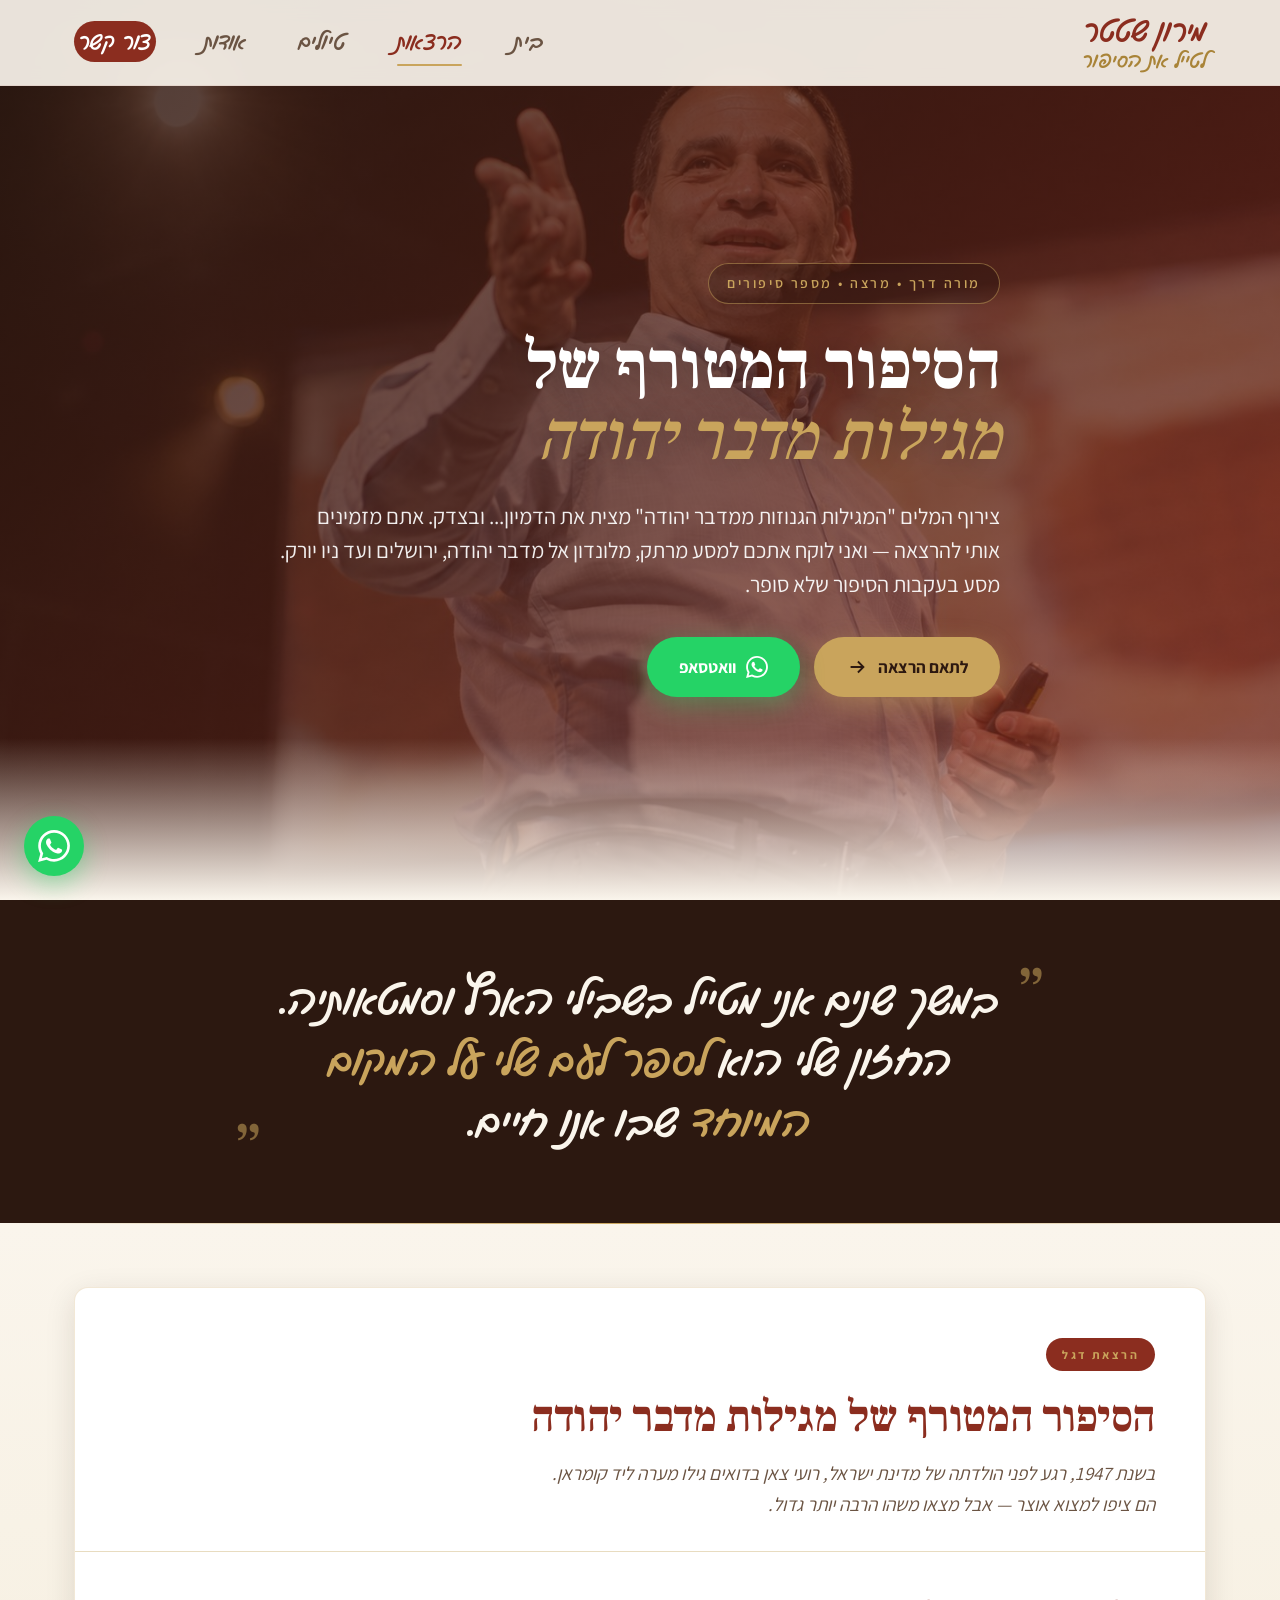
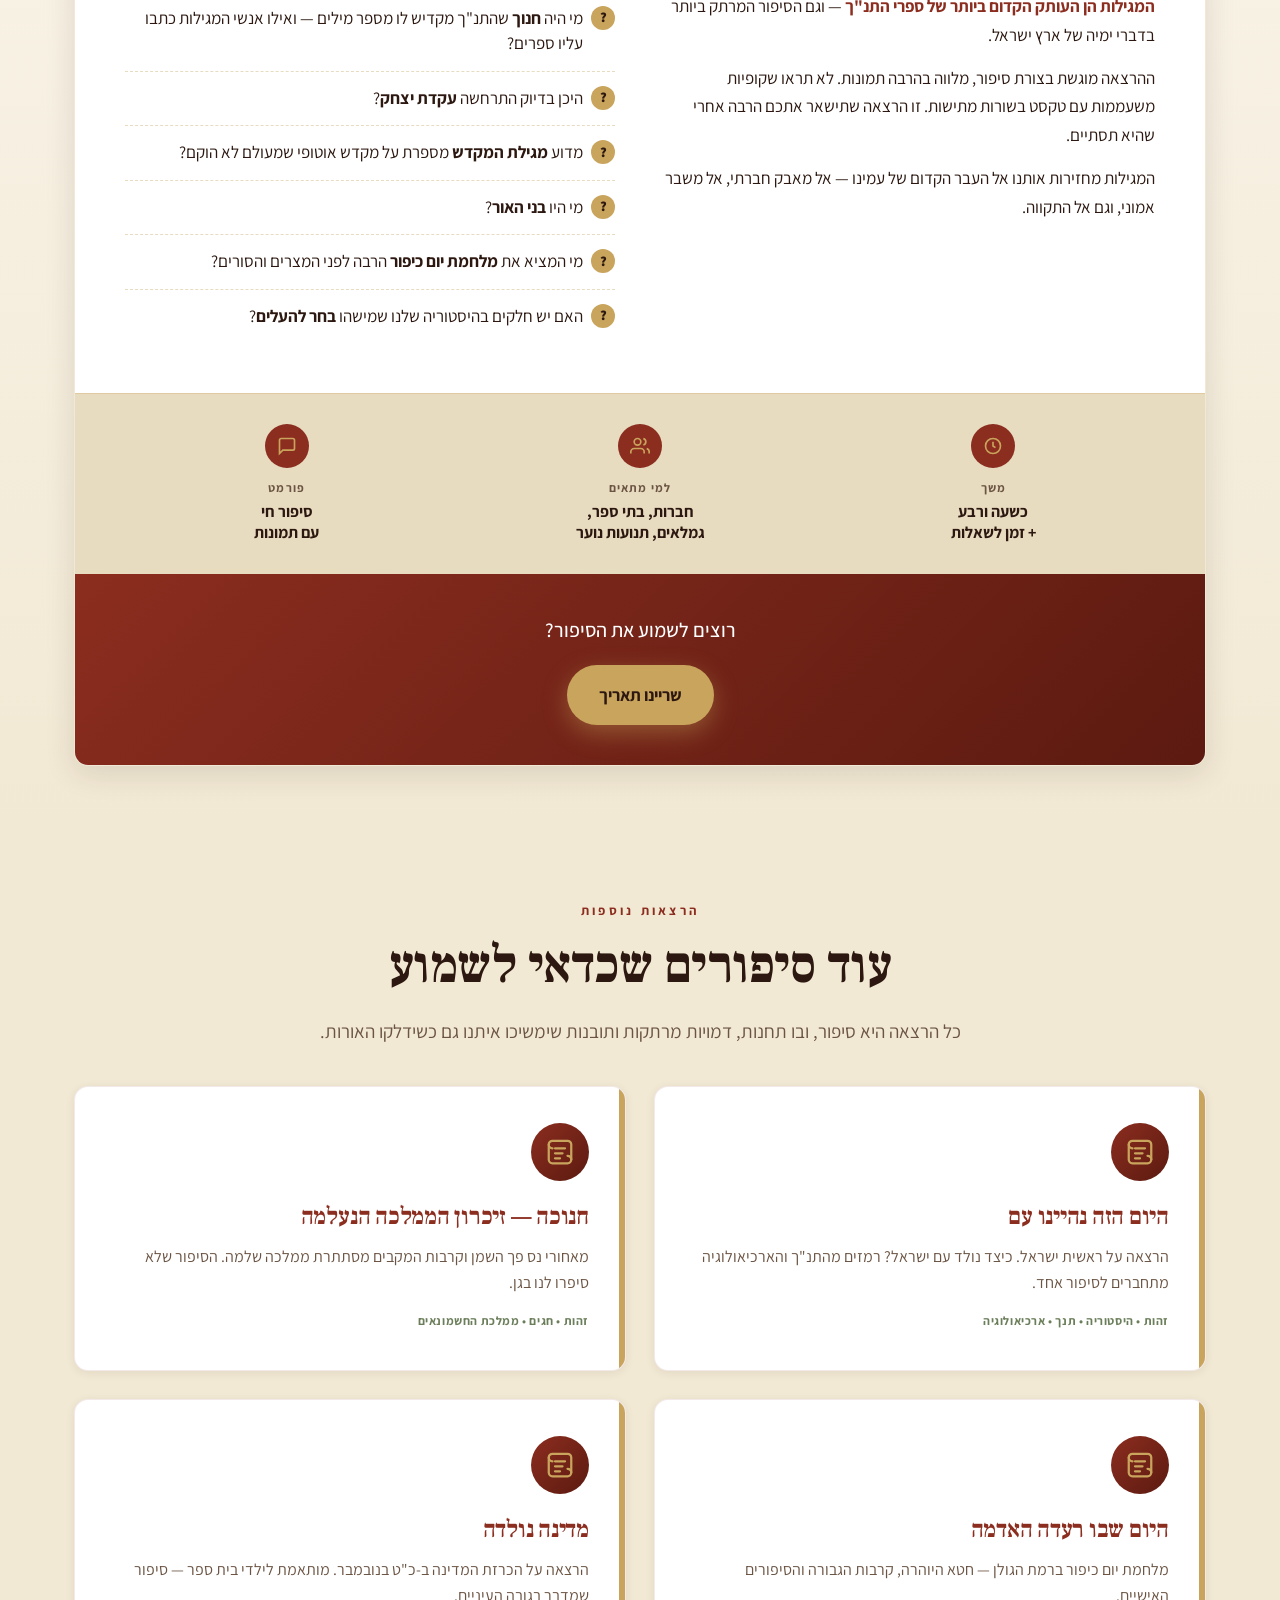
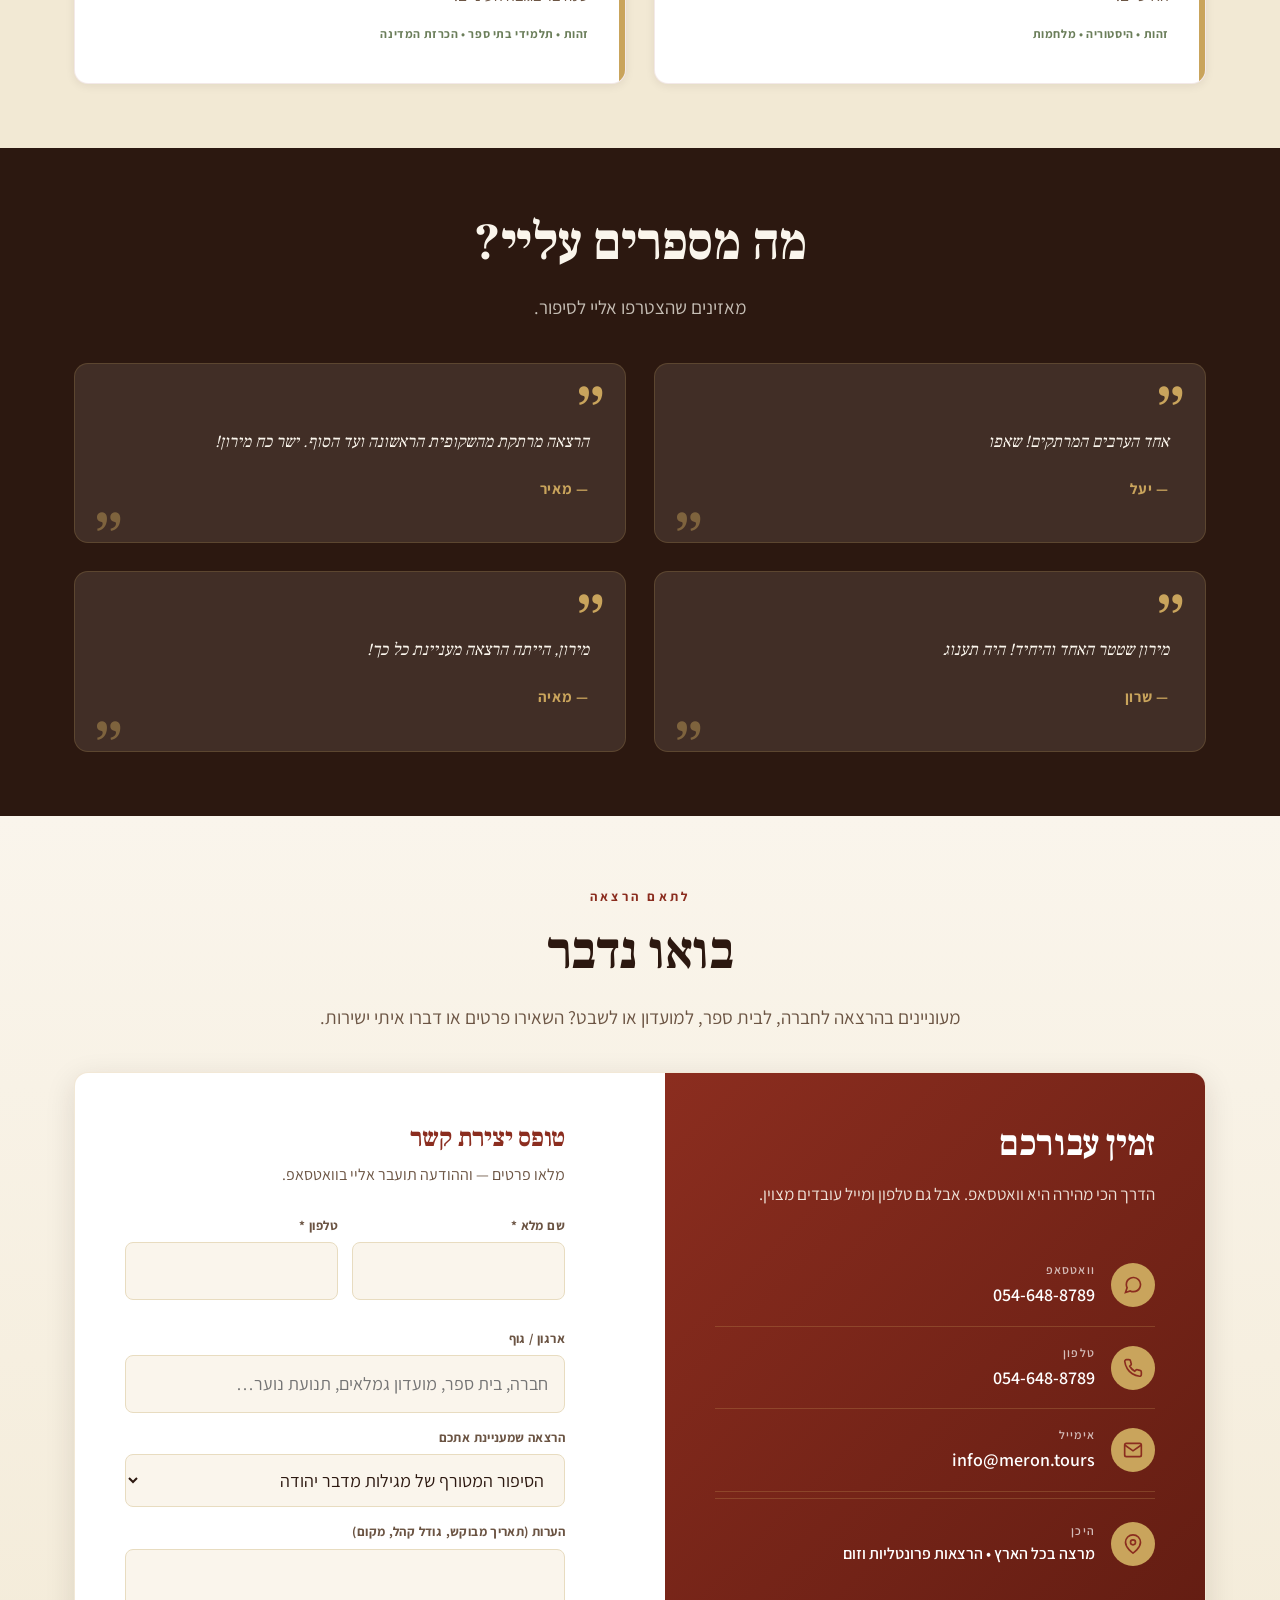
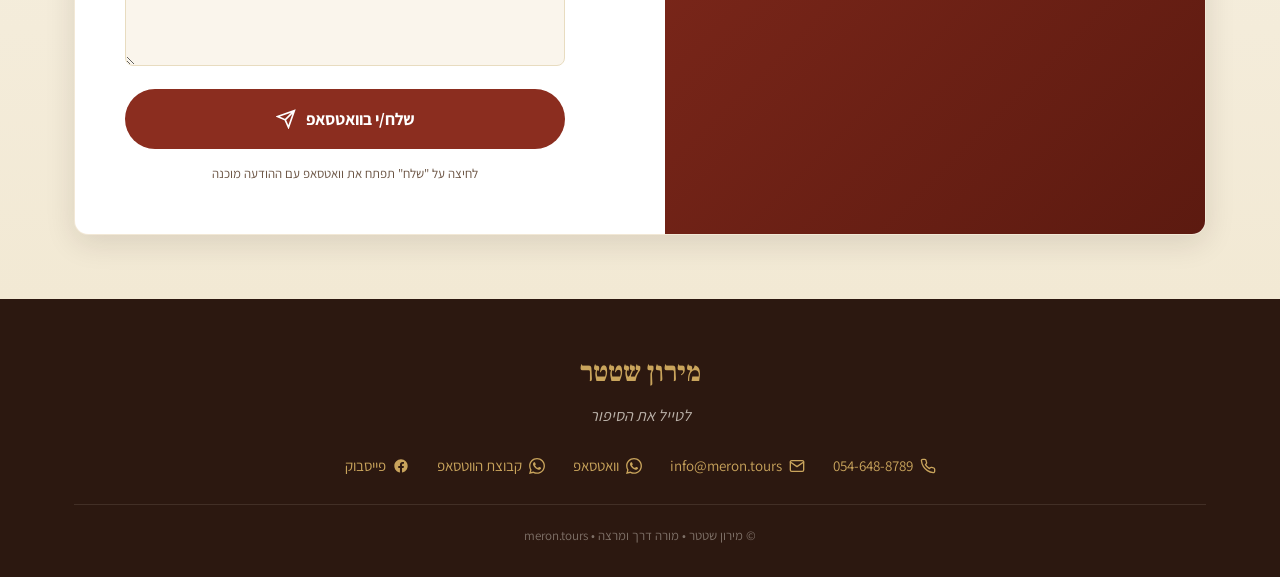
<file: lectures.html>
<!doctype html>
<html lang="he" dir="rtl">
<head>
<meta charset="utf-8">
<meta name="viewport" content="width=device-width, initial-scale=1, viewport-fit=cover">
<meta name="description" content="הרצאות מירון שטטר על היסטוריה של ארץ ישראל - מגילות מדבר יהודה, חנוכה, מלחמת יום כיפור ועוד. לחברות, בתי ספר, גמלאים ותנועות נוער.">
<meta name="theme-color" content="#8B2D1F">
<link rel="icon" type="image/svg+xml" href="/images/favicon.svg">
<link rel="icon" type="image/png" sizes="96x96" href="/images/favicon-96x96.png">
<link rel="shortcut icon" href="/images/favicon.ico">
<title>הרצאות | מירון שטטר — לטייל את הסיפור</title>

<!-- Open Graph -->
<meta property="og:title" content="הרצאות | מירון שטטר — לטייל את הסיפור">
<meta property="og:description" content="הרצאות מרתקות על היסטוריה של ארץ ישראל. הסיפור המטורף של מגילות מדבר יהודה ועוד.">
<meta property="og:type" content="website">
<meta property="og:url" content="https://meron.tours/lectures.html">
<meta property="og:image" content="https://meron.tours/images/hero-stage.jpg">
<meta property="og:locale" content="he_IL">

<!-- Fonts -->
<link rel="preconnect" href="https://fonts.googleapis.com">
<link rel="preconnect" href="https://fonts.gstatic.com" crossorigin>
<link href="https://fonts.googleapis.com/css2?family=Assistant:wght@300;400;600;700;800&family=Frank+Ruhl+Libre:wght@400;500;700;900&display=swap" rel="stylesheet">
<link rel="stylesheet" href="/assets/site.css">
</head>
<body>

<!-- ============ HEADER ============ -->
<header class="site-header">
  <div class="container">
    <a href="/index.html" class="brand">
      מירון שטטר
      <small>לטייל את הסיפור</small>
    </a>
    <nav class="main-nav" aria-label="ראשי">
      <ul>
        <li><a href="/index.html">בית</a></li>
        <li><a href="/lectures.html" class="active">הרצאות</a></li>
        <li><a href="/tours.html">טיולים</a></li>
        <li><a href="/about.html">אודות</a></li>
        <li><a href="#contact" class="nav-cta">צור קשר</a></li>
      </ul>
    </nav>
    <button class="mobile-toggle" aria-label="תפריט" onclick="openMobileNav()">
      <svg viewBox="0 0 24 24" fill="none" stroke="currentColor" stroke-width="2.5"><path d="M3 6h18M3 12h18M3 18h18"/></svg>
    </button>
  </div>
</header>

<div class="mobile-nav" id="mobileNav">
  <button class="close-x" aria-label="סגור" onclick="closeMobileNav()">
    <svg viewBox="0 0 24 24" fill="none" stroke="currentColor" stroke-width="2.5"><path d="M6 6l12 12M18 6L6 18"/></svg>
  </button>
  <a href="/index.html" onclick="closeMobileNav()">בית</a>
  <a href="/lectures.html" class="active" onclick="closeMobileNav()">הרצאות</a>
  <a href="/tours.html" onclick="closeMobileNav()">טיולים</a>
  <a href="/about.html" onclick="closeMobileNav()">אודות</a>
  <a href="#contact" onclick="closeMobileNav()">צור קשר</a>
</div>

<!-- ============ HERO ============ -->
<section class="hero">
  <div class="container">
    <span class="eyebrow">מורה דרך • מרצה • מספר סיפורים</span>
    <h1>
      הסיפור המטורף של
      <span class="accent">מגילות מדבר יהודה</span>
    </h1>
    <p class="lead">
      צירוף המלים "המגילות הגנוזות ממדבר יהודה" מצית את הדמיון... ובצדק.
      אתם מזמינים אותי להרצאה — ואני לוקח אתכם למסע מרתק, מלונדון אל מדבר יהודה, ירושלים ועד ניו יורק.
      מסע בעקבות הסיפור שלא סופר.
    </p>
    <div class="hero-ctas">
      <a href="#contact" class="btn btn-primary">
        לתאם הרצאה
        <svg viewBox="0 0 24 24" fill="none" stroke="currentColor" stroke-width="2"><path d="M5 12h14M13 6l6 6-6 6"/></svg>
      </a>
      <a href="https://wa.me/972546488789?text=%D7%94%D7%99%D7%99%20%D7%9E%D7%99%D7%A8%D7%95%D7%9F%2C%20%D7%9E%D7%A2%D7%95%D7%A0%D7%99%D7%99%D7%A0%2F%D7%AA%20%D7%9C%D7%A9%D7%9E%D7%95%D7%A2%20%D7%A2%D7%95%D7%93%20%D7%A2%D7%9C%20%D7%94%D7%94%D7%A8%D7%A6%D7%90%D7%95%D7%AA" class="btn btn-whatsapp" target="_blank" rel="noopener">
        <svg viewBox="0 0 24 24" fill="currentColor"><path d="M.057 24l1.687-6.163c-1.041-1.804-1.588-3.849-1.587-5.946.003-6.556 5.338-11.891 11.893-11.891 3.181.001 6.167 1.24 8.413 3.488 2.245 2.248 3.481 5.236 3.48 8.414-.003 6.557-5.338 11.892-11.893 11.892-1.99-.001-3.951-.5-5.688-1.448L.057 24zm6.597-3.807c1.676.995 3.276 1.591 5.392 1.592 5.448 0 9.886-4.434 9.889-9.885.002-5.462-4.415-9.89-9.881-9.892-5.452 0-9.887 4.434-9.889 9.884-.001 2.225.651 3.891 1.746 5.634l-.999 3.648 3.742-.981zm11.387-5.464c-.074-.124-.272-.198-.57-.347-.297-.149-1.758-.868-2.031-.967-.272-.099-.47-.149-.669.149-.198.297-.768.967-.941 1.165-.173.198-.347.223-.644.074-.297-.149-1.255-.462-2.39-1.475-.883-.788-1.48-1.761-1.653-2.059-.173-.297-.018-.458.13-.606.134-.133.297-.347.446-.521.151-.172.2-.296.3-.495.099-.198.05-.372-.025-.521-.075-.148-.669-1.611-.916-2.206-.242-.579-.487-.501-.669-.51l-.57-.01c-.198 0-.52.074-.792.372s-1.04 1.016-1.04 2.479 1.065 2.876 1.213 3.074c.149.198 2.095 3.2 5.076 4.487.709.306 1.263.489 1.694.626.712.226 1.36.194 1.872.118.571-.085 1.758-.719 2.006-1.413.248-.695.248-1.29.173-1.414z"/></svg>
        וואטסאפ
      </a>
    </div>
  </div>
</section>

<!-- ============ MOTTO ============ -->
<section class="motto">
  <div class="container">
    <div class="motto-quote">
      <p>במשך שנים אני מטייל בשבילי הארץ וסמטאותיה.<br>החזון שלי הוא <strong>לספר לעם שלי על המקום המיוחד</strong> שבו אנו חיים.</p>
    </div>
  </div>
</section>

<!-- ============ FEATURED LECTURE - MEGILOT ============ -->
<section class="section featured-lecture" id="megilot">
  <div class="container">
    <div class="lecture-card reveal">
      <div class="lecture-header">
        <span class="lecture-tag">הרצאת דגל</span>
        <h3>הסיפור המטורף של מגילות מדבר יהודה</h3>
        <p class="lecture-tagline">
          בשנת 1947, רגע לפני הולדתה של מדינת ישראל, רועי צאן בדואים גילו מערה ליד קומראן. הם ציפו למצוא אוצר — אבל מצאו משהו הרבה יותר גדול.
        </p>
      </div>

      <div class="lecture-body">
        <div class="lecture-story">
          <p>
            <strong>המגילות הן העותק הקדום ביותר של ספרי התנ"ך</strong> — וגם הסיפור המרתק ביותר בדברי ימיה של ארץ ישראל.
          </p>
          <p>
            ההרצאה מוגשת בצורת סיפור, מלווה בהרבה תמונות. לא תראו שקופיות משעממות עם טקסט בשורות מתישות. זו הרצאה שתישאר אתכם הרבה אחרי שהיא תסתיים.
          </p>
          <p>
            המגילות מחזירות אותנו אל העבר הקדום של עמינו — אל מאבק חברתי, אל משבר אמוני, וגם אל התקווה.
          </p>
        </div>

        <div class="lecture-questions">
          <ul class="questions-list">
            <li>מי היה <strong>חנוך</strong> שהתנ"ך מקדיש לו מספר מילים — ואילו אנשי המגילות כתבו עליו ספרים?</li>
            <li>היכן בדיוק התרחשה <strong>עקדת יצחק</strong>?</li>
            <li>מדוע <strong>מגילת המקדש</strong> מספרת על מקדש אוטופי שמעולם לא הוקם?</li>
            <li>מי היו <strong>בני האור</strong>?</li>
            <li>מי המציא את <strong>מלחמת יום כיפור</strong> הרבה לפני המצרים והסורים?</li>
            <li>האם יש חלקים בהיסטוריה שלנו שמישהו <strong>בחר להעלים</strong>?</li>
          </ul>
        </div>
      </div>

      <div class="lecture-meta">
        <div class="meta-item">
          <div class="icon">
            <svg viewBox="0 0 24 24"><circle cx="12" cy="12" r="9"/><path d="M12 7v5l3 2"/></svg>
          </div>
          <div class="label-sm">משך</div>
          <div class="value">כשעה ורבע<br>+ זמן לשאלות</div>
        </div>
        <div class="meta-item">
          <div class="icon">
            <svg viewBox="0 0 24 24"><path d="M17 21v-2a4 4 0 0 0-4-4H5a4 4 0 0 0-4 4v2"/><circle cx="9" cy="7" r="4"/><path d="M23 21v-2a4 4 0 0 0-3-3.87M16 3.13a4 4 0 0 1 0 7.75"/></svg>
          </div>
          <div class="label-sm">למי מתאים</div>
          <div class="value">חברות, בתי ספר,<br>גמלאים, תנועות נוער</div>
        </div>
        <div class="meta-item">
          <div class="icon">
            <svg viewBox="0 0 24 24"><path d="M21 15a2 2 0 0 1-2 2H7l-4 4V5a2 2 0 0 1 2-2h14a2 2 0 0 1 2 2z"/></svg>
          </div>
          <div class="label-sm">פורמט</div>
          <div class="value">סיפור חי<br>עם תמונות</div>
        </div>
      </div>

      <div class="lecture-cta">
        <p>רוצים לשמוע את הסיפור?</p>
        <a href="#contact" class="btn btn-primary">שריינו תאריך</a>
      </div>
    </div>
  </div>
</section>

<!-- ============ OTHER LECTURES ============ -->
<section class="section other-lectures" id="lectures">
  <div class="container">
    <div class="section-head reveal">
      <span class="label">הרצאות נוספות</span>
      <h2>עוד סיפורים שכדאי לשמוע</h2>
      <p>כל הרצאה היא סיפור, ובו תחנות, דמויות מרתקות ותובנות שימשיכו איתנו גם כשידלקו האורות.</p>
    </div>

    <div class="lectures-grid">

      <div class="mini-lecture reveal">
        <div class="icon-circle">
          <svg viewBox="0 0 24 24"><path d="M3 6c0-1.66 1.34-3 3-3h12c1.66 0 3 1.34 3 3v12c0 1.66-1.34 3-3 3H6c-1.66 0-3-1.34-3-3z"/><path d="M3 6c0 1.66 1.34 3 3 3M21 18c0-1.66-1.34-3-3-3"/><line x1="8" y1="9" x2="16" y2="9"/><line x1="8" y1="13" x2="14" y2="13"/><line x1="8" y1="17" x2="12" y2="17"/></svg>
        </div>
        <h3>היום הזה נהיינו עם</h3>
        <p>הרצאה על ראשית ישראל. כיצד נולד עם ישראל? רמזים מהתנ"ך והארכיאולוגיה מתחברים לסיפור אחד.</p>
        <span class="tag-small">זהות • היסטוריה • תנך • ארכיאולוגיה</span>
      </div>

      <div class="mini-lecture reveal">
        <div class="icon-circle">
          <svg viewBox="0 0 24 24"><path d="M3 6c0-1.66 1.34-3 3-3h12c1.66 0 3 1.34 3 3v12c0 1.66-1.34 3-3 3H6c-1.66 0-3-1.34-3-3z"/><path d="M3 6c0 1.66 1.34 3 3 3M21 18c0-1.66-1.34-3-3-3"/><line x1="8" y1="9" x2="16" y2="9"/><line x1="8" y1="13" x2="14" y2="13"/><line x1="8" y1="17" x2="12" y2="17"/></svg>
        </div>
        <h3>חנוכה — זיכרון הממלכה הנעלמה</h3>
        <p>מאחורי נס פך השמן וקרבות המקבים מסתתרת ממלכה שלמה. הסיפור שלא סיפרו לנו בגן.</p>
        <span class="tag-small">זהות • חגים • ממלכת החשמונאים</span>
      </div>

      <div class="mini-lecture reveal">
        <div class="icon-circle">
          <svg viewBox="0 0 24 24"><path d="M3 6c0-1.66 1.34-3 3-3h12c1.66 0 3 1.34 3 3v12c0 1.66-1.34 3-3 3H6c-1.66 0-3-1.34-3-3z"/><path d="M3 6c0 1.66 1.34 3 3 3M21 18c0-1.66-1.34-3-3-3"/><line x1="8" y1="9" x2="16" y2="9"/><line x1="8" y1="13" x2="14" y2="13"/><line x1="8" y1="17" x2="12" y2="17"/></svg>
        </div>
        <h3>היום שבו רעדה האדמה</h3>
        <p>מלחמת יום כיפור ברמת הגולן — חטא היוהרה, קרבות הגבורה והסיפורים האישיים.</p>
        <span class="tag-small">זהות • היסטוריה • מלחמות</span>
      </div>

      <div class="mini-lecture reveal">
        <div class="icon-circle">
          <svg viewBox="0 0 24 24"><path d="M3 6c0-1.66 1.34-3 3-3h12c1.66 0 3 1.34 3 3v12c0 1.66-1.34 3-3 3H6c-1.66 0-3-1.34-3-3z"/><path d="M3 6c0 1.66 1.34 3 3 3M21 18c0-1.66-1.34-3-3-3"/><line x1="8" y1="9" x2="16" y2="9"/><line x1="8" y1="13" x2="14" y2="13"/><line x1="8" y1="17" x2="12" y2="17"/></svg>
        </div>
        <h3>מדינה נולדה</h3>
        <p>הרצאה על הכרזת המדינה ב-כ"ט בנובמבר. מותאמת לילדי בית ספר — סיפור שמדבר בגובה העיניים.</p>
        <span class="tag-small">זהות • תלמידי בתי ספר • הכרזת המדינה</span>
      </div>

    </div>
  </div>
</section>

<!-- ============ TESTIMONIALS ============ -->
<section class="section testimonials" id="testimonials">
  <div class="container">
    <div class="section-head reveal">
      <h2>מה מספרים עליי?</h2>
      <p>מאזינים שהצטרפו אליי לסיפור.</p>
    </div>

    <div class="testimonial-grid">

      <div class="testimonial reveal">
        <p>אחד הערבים המרתקים! שאפו</p>
        <span class="author">יעל</span>
      </div>

      <div class="testimonial reveal">
        <p>הרצאה מרתקת מהשקופית הראשונה ועד הסוף. ישר כח מירון!</p>
        <span class="author">מאיר</span>
      </div>

      <div class="testimonial reveal">
        <p>מירון שטטר האחד והיחיד! היה תענוג</p>
        <span class="author">שרון</span>
      </div>

      <div class="testimonial reveal">
        <p>מירון, הייתה הרצאה מעניינת כל כך!</p>
        <span class="author">מאיה</span>
      </div>

    </div>
  </div>
</section>

<!-- ============ CONTACT ============ -->
<section class="section contact" id="contact">
  <div class="container">
    <div class="section-head reveal">
      <span class="label">לתאם הרצאה</span>
      <h2>בואו נדבר</h2>
      <p>מעוניינים בהרצאה לחברה, לבית ספר, למועדון או לשבט? השאירו פרטים או דברו איתי ישירות.</p>
    </div>

    <div class="contact-grid reveal">
      <div class="contact-info">
        <h2>זמין עבורכם</h2>
        <p>הדרך הכי מהירה היא וואטסאפ. אבל גם טלפון ומייל עובדים מצוין.</p>

        <a href="https://wa.me/972546488789" target="_blank" rel="noopener" class="contact-item">
          <div class="ci-icon"><svg viewBox="0 0 24 24"><path d="M21 11.5a8.38 8.38 0 0 1-.9 3.8 8.5 8.5 0 0 1-7.6 4.7 8.38 8.38 0 0 1-3.8-.9L3 21l1.9-5.7a8.38 8.38 0 0 1-.9-3.8 8.5 8.5 0 0 1 4.7-7.6 8.38 8.38 0 0 1 3.8-.9h.5a8.48 8.48 0 0 1 8 8v.5z"/></svg></div>
          <div>
            <div class="ci-label">וואטסאפ</div>
            <span>054-648-8789</span>
          </div>
        </a>

        <a href="tel:+972546488789" class="contact-item">
          <div class="ci-icon"><svg viewBox="0 0 24 24"><path d="M22 16.92v3a2 2 0 0 1-2.18 2 19.79 19.79 0 0 1-8.63-3.07 19.5 19.5 0 0 1-6-6 19.79 19.79 0 0 1-3.07-8.67A2 2 0 0 1 4.11 2h3a2 2 0 0 1 2 1.72 12.84 12.84 0 0 0 .7 2.81 2 2 0 0 1-.45 2.11L8.09 9.91a16 16 0 0 0 6 6l1.27-1.27a2 2 0 0 1 2.11-.45 12.84 12.84 0 0 0 2.81.7A2 2 0 0 1 22 16.92z"/></svg></div>
          <div>
            <div class="ci-label">טלפון</div>
            <span>054-648-8789</span>
          </div>
        </a>

        <a href="mailto:info@meron.tours" class="contact-item">
          <div class="ci-icon"><svg viewBox="0 0 24 24"><path d="M4 4h16c1.1 0 2 .9 2 2v12c0 1.1-.9 2-2 2H4c-1.1 0-2-.9-2-2V6c0-1.1.9-2 2-2z"/><path d="M22 6l-10 7L2 6"/></svg></div>
          <div>
            <div class="ci-label">אימייל</div>
            <span>info@meron.tours</span>
          </div>
        </a>

        <div class="contact-item" style="border-top: 1px solid rgba(201, 164, 92, 0.25); padding-top: 22px; margin-top: 6px;">
          <div class="ci-icon"><svg viewBox="0 0 24 24"><path d="M21 10c0 7-9 13-9 13s-9-6-9-13a9 9 0 0 1 18 0z"/><circle cx="12" cy="10" r="3"/></svg></div>
          <div>
            <div class="ci-label">היכן</div>
            <span style="font-size: 16px;">מרצה בכל הארץ • הרצאות פרונטליות וזום</span>
          </div>
        </div>
      </div>

      <form class="contact-form" id="leadForm" onsubmit="return sendToWhatsApp(event)">
        <h3>טופס יצירת קשר</h3>
        <p class="form-sub">מלאו פרטים — וההודעה תועבר אליי בוואטסאפ.</p>

        <div class="form-row">
          <div class="form-group">
            <label for="name">שם מלא *</label>
            <input id="name" name="name" type="text" required>
          </div>
          <div class="form-group">
            <label for="phone">טלפון *</label>
            <input id="phone" name="phone" type="tel" required>
          </div>
        </div>

        <div class="form-group">
          <label for="org">ארגון / גוף</label>
          <input id="org" name="org" type="text" placeholder="חברה, בית ספר, מועדון גמלאים, תנועת נוער…">
        </div>

        <div class="form-group">
          <label for="lecture">הרצאה שמעניינת אתכם</label>
          <select id="lecture" name="lecture">
            <option>הסיפור המטורף של מגילות מדבר יהודה</option>
            <option>היום הזה נהיינו עם — ראשית ישראל</option>
            <option>חנוכה — זיכרון הממלכה הנעלמה</option>
            <option>היום שבו רעדה האדמה — יום כיפור ברמת הגולן</option>
            <option>מדינה נולדה — לתלמידי בתי ספר</option>
            <option>עוד לא יודע/ת — אשמח להתייעץ</option>
          </select>
        </div>

        <div class="form-group">
          <label for="msg">הערות (תאריך מבוקש, גודל קהל, מקום)</label>
          <textarea id="msg" name="msg" rows="3"></textarea>
        </div>

        <button class="form-submit" type="submit">
          שלח/י בוואטסאפ
          <svg viewBox="0 0 24 24" fill="none" stroke="currentColor" stroke-width="2"><path d="M22 2L11 13M22 2l-7 20-4-9-9-4z"/></svg>
        </button>

        <p class="form-note">לחיצה על "שלח" תפתח את וואטסאפ עם ההודעה מוכנה</p>
      </form>
    </div>
  </div>
</section>

<!-- ============ FOOTER ============ -->
<footer class="site-footer">
  <div class="container">
    <div class="footer-brand">מירון שטטר</div>
    <div class="footer-tagline">לטייל את הסיפור</div>
    <div class="footer-contact-row">
      <a href="tel:+972546488789"><svg viewBox="0 0 24 24" fill="none" stroke="currentColor" stroke-width="2" stroke-linecap="round" stroke-linejoin="round"><path d="M22 16.92v3a2 2 0 0 1-2.18 2 19.79 19.79 0 0 1-8.63-3.07 19.5 19.5 0 0 1-6-6 19.79 19.79 0 0 1-3.07-8.67A2 2 0 0 1 4.11 2h3a2 2 0 0 1 2 1.72 12.84 12.84 0 0 0 .7 2.81 2 2 0 0 1-.45 2.11L8.09 9.91a16 16 0 0 0 6 6l1.27-1.27a2 2 0 0 1 2.11-.45 12.84 12.84 0 0 0 2.81.7A2 2 0 0 1 22 16.92z"/></svg>054-648-8789</a>
      <a href="mailto:info@meron.tours"><svg viewBox="0 0 24 24" fill="none" stroke="currentColor" stroke-width="2" stroke-linecap="round" stroke-linejoin="round"><path d="M4 4h16c1.1 0 2 .9 2 2v12c0 1.1-.9 2-2 2H4c-1.1 0-2-.9-2-2V6c0-1.1.9-2 2-2z"/><path d="M22 6l-10 7L2 6"/></svg>info@meron.tours</a>
      <a href="https://wa.me/972546488789" target="_blank" rel="noopener"><svg viewBox="0 0 24 24" fill="currentColor"><path d="M.057 24l1.687-6.163c-1.041-1.804-1.588-3.849-1.587-5.946.003-6.556 5.338-11.891 11.893-11.891 3.181.001 6.167 1.24 8.413 3.488 2.245 2.248 3.481 5.236 3.48 8.414-.003 6.557-5.338 11.892-11.893 11.892-1.99-.001-3.951-.5-5.688-1.448L.057 24zm6.597-3.807c1.676.995 3.276 1.591 5.392 1.592 5.448 0 9.886-4.434 9.889-9.885.002-5.462-4.415-9.89-9.881-9.892-5.452 0-9.887 4.434-9.889 9.884-.001 2.225.651 3.891 1.746 5.634l-.999 3.648 3.742-.981zm11.387-5.464c-.074-.124-.272-.198-.57-.347-.297-.149-1.758-.868-2.031-.967-.272-.099-.47-.149-.669.149-.198.297-.768.967-.941 1.165-.173.198-.347.223-.644.074-.297-.149-1.255-.462-2.39-1.475-.883-.788-1.48-1.761-1.653-2.059-.173-.297-.018-.458.13-.606.134-.133.297-.347.446-.521.151-.172.2-.296.3-.495.099-.198.05-.372-.025-.521-.075-.148-.669-1.611-.916-2.206-.242-.579-.487-.501-.669-.51l-.57-.01c-.198 0-.52.074-.792.372s-1.04 1.016-1.04 2.479 1.065 2.876 1.213 3.074c.149.198 2.095 3.2 5.076 4.487.709.306 1.263.489 1.694.626.712.226 1.36.194 1.872.118.571-.085 1.758-.719 2.006-1.413.248-.695.248-1.29.173-1.414z"/></svg>וואטסאפ</a>
      <a href="https://chat.whatsapp.com/Le1DZuD92veIudZApJD2sp" target="_blank" rel="noopener"><svg viewBox="0 0 24 24" fill="currentColor"><path d="M.057 24l1.687-6.163c-1.041-1.804-1.588-3.849-1.587-5.946.003-6.556 5.338-11.891 11.893-11.891 3.181.001 6.167 1.24 8.413 3.488 2.245 2.248 3.481 5.236 3.48 8.414-.003 6.557-5.338 11.892-11.893 11.892-1.99-.001-3.951-.5-5.688-1.448L.057 24zm6.597-3.807c1.676.995 3.276 1.591 5.392 1.592 5.448 0 9.886-4.434 9.889-9.885.002-5.462-4.415-9.89-9.881-9.892-5.452 0-9.887 4.434-9.889 9.884-.001 2.225.651 3.891 1.746 5.634l-.999 3.648 3.742-.981zm11.387-5.464c-.074-.124-.272-.198-.57-.347-.297-.149-1.758-.868-2.031-.967-.272-.099-.47-.149-.669.149-.198.297-.768.967-.941 1.165-.173.198-.347.223-.644.074-.297-.149-1.255-.462-2.39-1.475-.883-.788-1.48-1.761-1.653-2.059-.173-.297-.018-.458.13-.606.134-.133.297-.347.446-.521.151-.172.2-.296.3-.495.099-.198.05-.372-.025-.521-.075-.148-.669-1.611-.916-2.206-.242-.579-.487-.501-.669-.51l-.57-.01c-.198 0-.52.074-.792.372s-1.04 1.016-1.04 2.479 1.065 2.876 1.213 3.074c.149.198 2.095 3.2 5.076 4.487.709.306 1.263.489 1.694.626.712.226 1.36.194 1.872.118.571-.085 1.758-.719 2.006-1.413.248-.695.248-1.29.173-1.414z"/></svg>קבוצת הווטסאפ</a>
      <a href="https://www.facebook.com/meron.tours" target="_blank" rel="noopener"><svg viewBox="0 0 24 24" fill="currentColor"><path d="M22 12c0-5.523-4.477-10-10-10S2 6.477 2 12c0 4.991 3.657 9.128 8.438 9.879v-6.988h-2.54V12h2.54V9.797c0-2.506 1.492-3.89 3.777-3.89 1.094 0 2.238.195 2.238.195v2.46h-1.26c-1.243 0-1.63.771-1.63 1.562V12h2.773l-.443 2.891h-2.33v6.988C18.343 21.128 22 16.991 22 12z"/></svg>פייסבוק</a>
    </div>
    <div class="footer-copy">
      © מירון שטטר • מורה דרך ומרצה • meron.tours
    </div>
  </div>
</footer>

<!-- Sticky WhatsApp -->
<a href="https://wa.me/972546488789?text=%D7%94%D7%99%D7%99%20%D7%9E%D7%99%D7%A8%D7%95%D7%9F%2C%20%D7%9E%D7%A2%D7%95%D7%A0%D7%99%D7%99%D7%A0%2F%D7%AA%20%D7%91%D7%94%D7%A8%D7%A6%D7%90%D7%94" class="whatsapp-float" target="_blank" rel="noopener" aria-label="פתח וואטסאפ">
  <svg viewBox="0 0 24 24"><path d="M.057 24l1.687-6.163c-1.041-1.804-1.588-3.849-1.587-5.946.003-6.556 5.338-11.891 11.893-11.891 3.181.001 6.167 1.24 8.413 3.488 2.245 2.248 3.481 5.236 3.48 8.414-.003 6.557-5.338 11.892-11.893 11.892-1.99-.001-3.951-.5-5.688-1.448L.057 24zm6.597-3.807c1.676.995 3.276 1.591 5.392 1.592 5.448 0 9.886-4.434 9.889-9.885.002-5.462-4.415-9.89-9.881-9.892-5.452 0-9.887 4.434-9.889 9.884-.001 2.225.651 3.891 1.746 5.634l-.999 3.648 3.742-.981zm11.387-5.464c-.074-.124-.272-.198-.57-.347-.297-.149-1.758-.868-2.031-.967-.272-.099-.47-.149-.669.149-.198.297-.768.967-.941 1.165-.173.198-.347.223-.644.074-.297-.149-1.255-.462-2.39-1.475-.883-.788-1.48-1.761-1.653-2.059-.173-.297-.018-.458.13-.606.134-.133.297-.347.446-.521.151-.172.2-.296.3-.495.099-.198.05-.372-.025-.521-.075-.148-.669-1.611-.916-2.206-.242-.579-.487-.501-.669-.51l-.57-.01c-.198 0-.52.074-.792.372s-1.04 1.016-1.04 2.479 1.065 2.876 1.213 3.074c.149.198 2.095 3.2 5.076 4.487.709.306 1.263.489 1.694.626.712.226 1.36.194 1.872.118.571-.085 1.758-.719 2.006-1.413.248-.695.248-1.29.173-1.414z"/></svg>
</a>

<script src="/assets/site.js"></script>
</body>
</html>
                                                                                                                                                                                                                                                                                                                                                                                                                                                                                                                                                                                                                                                                                                                                                                                                                                                                                                                                                                                                                                                                                                                                                                                                                                                                                                                                                                                                                                                                                                                                                                                                 
</file>
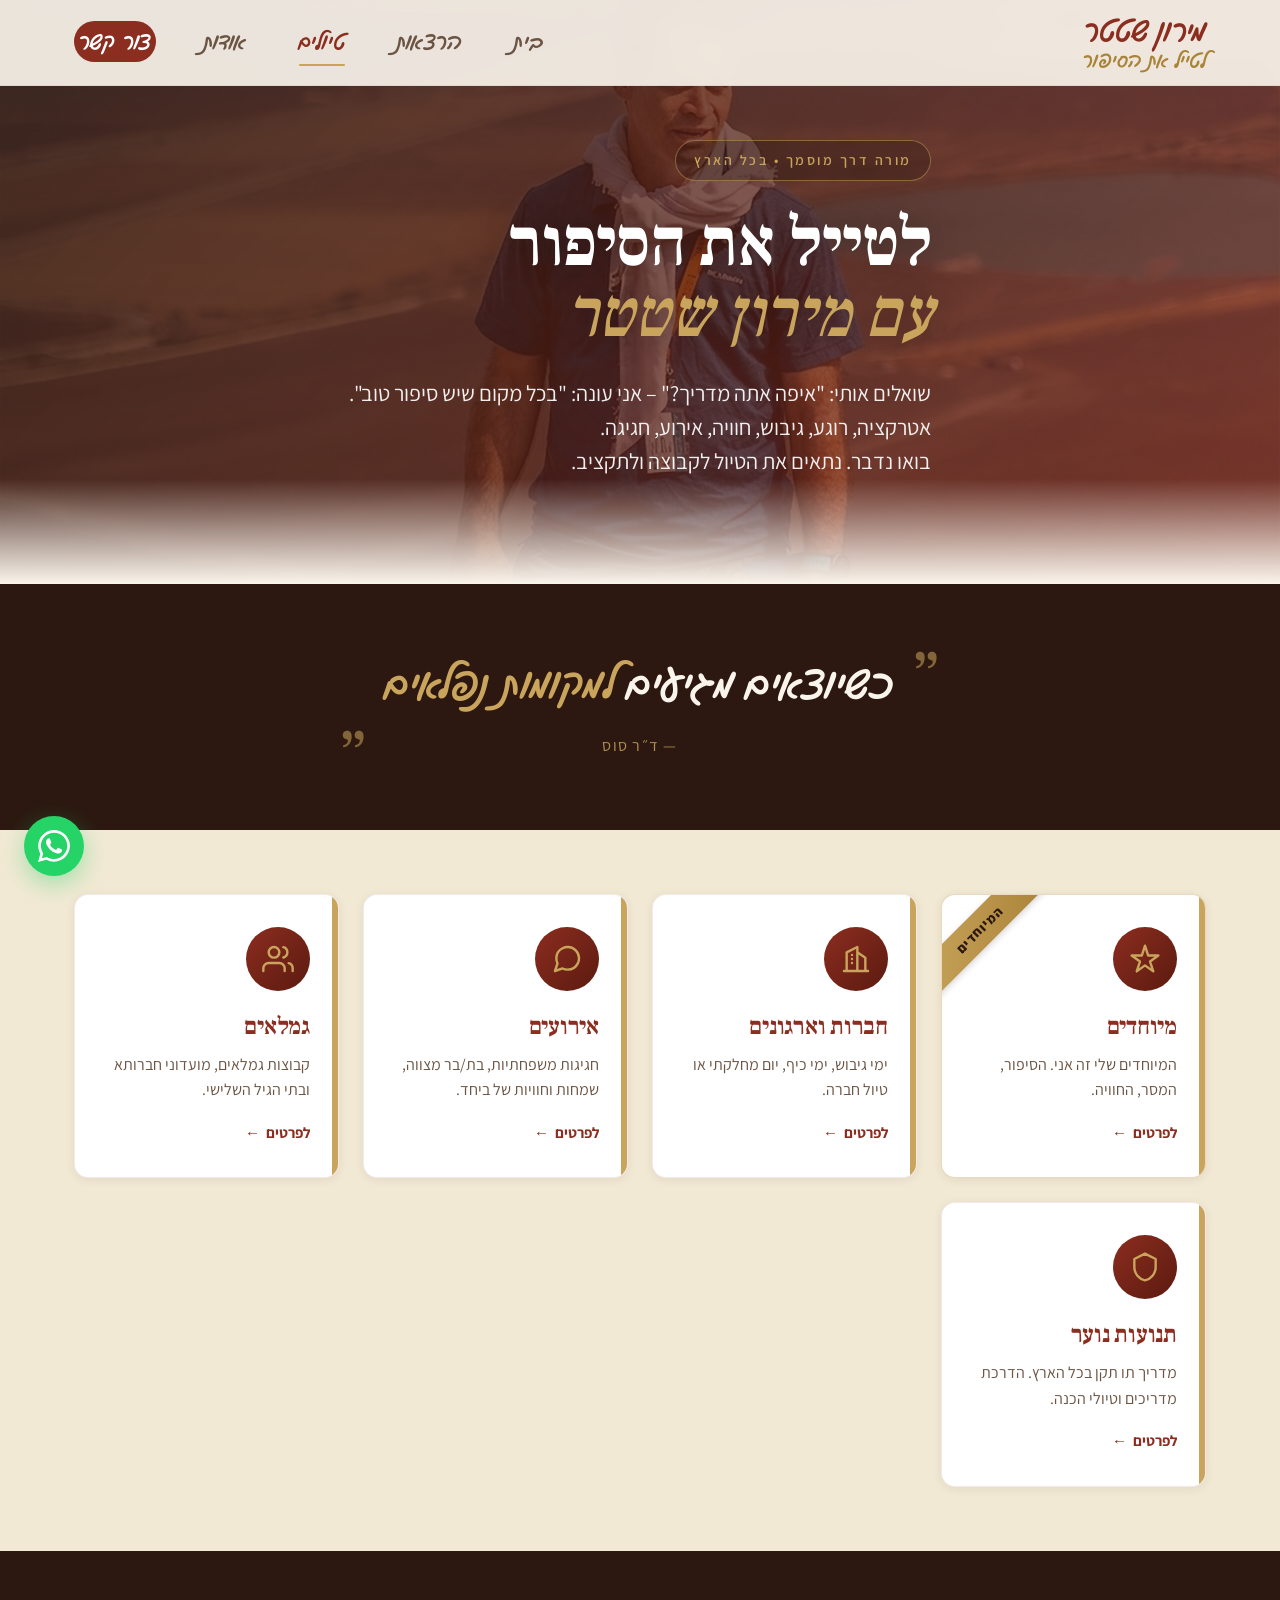
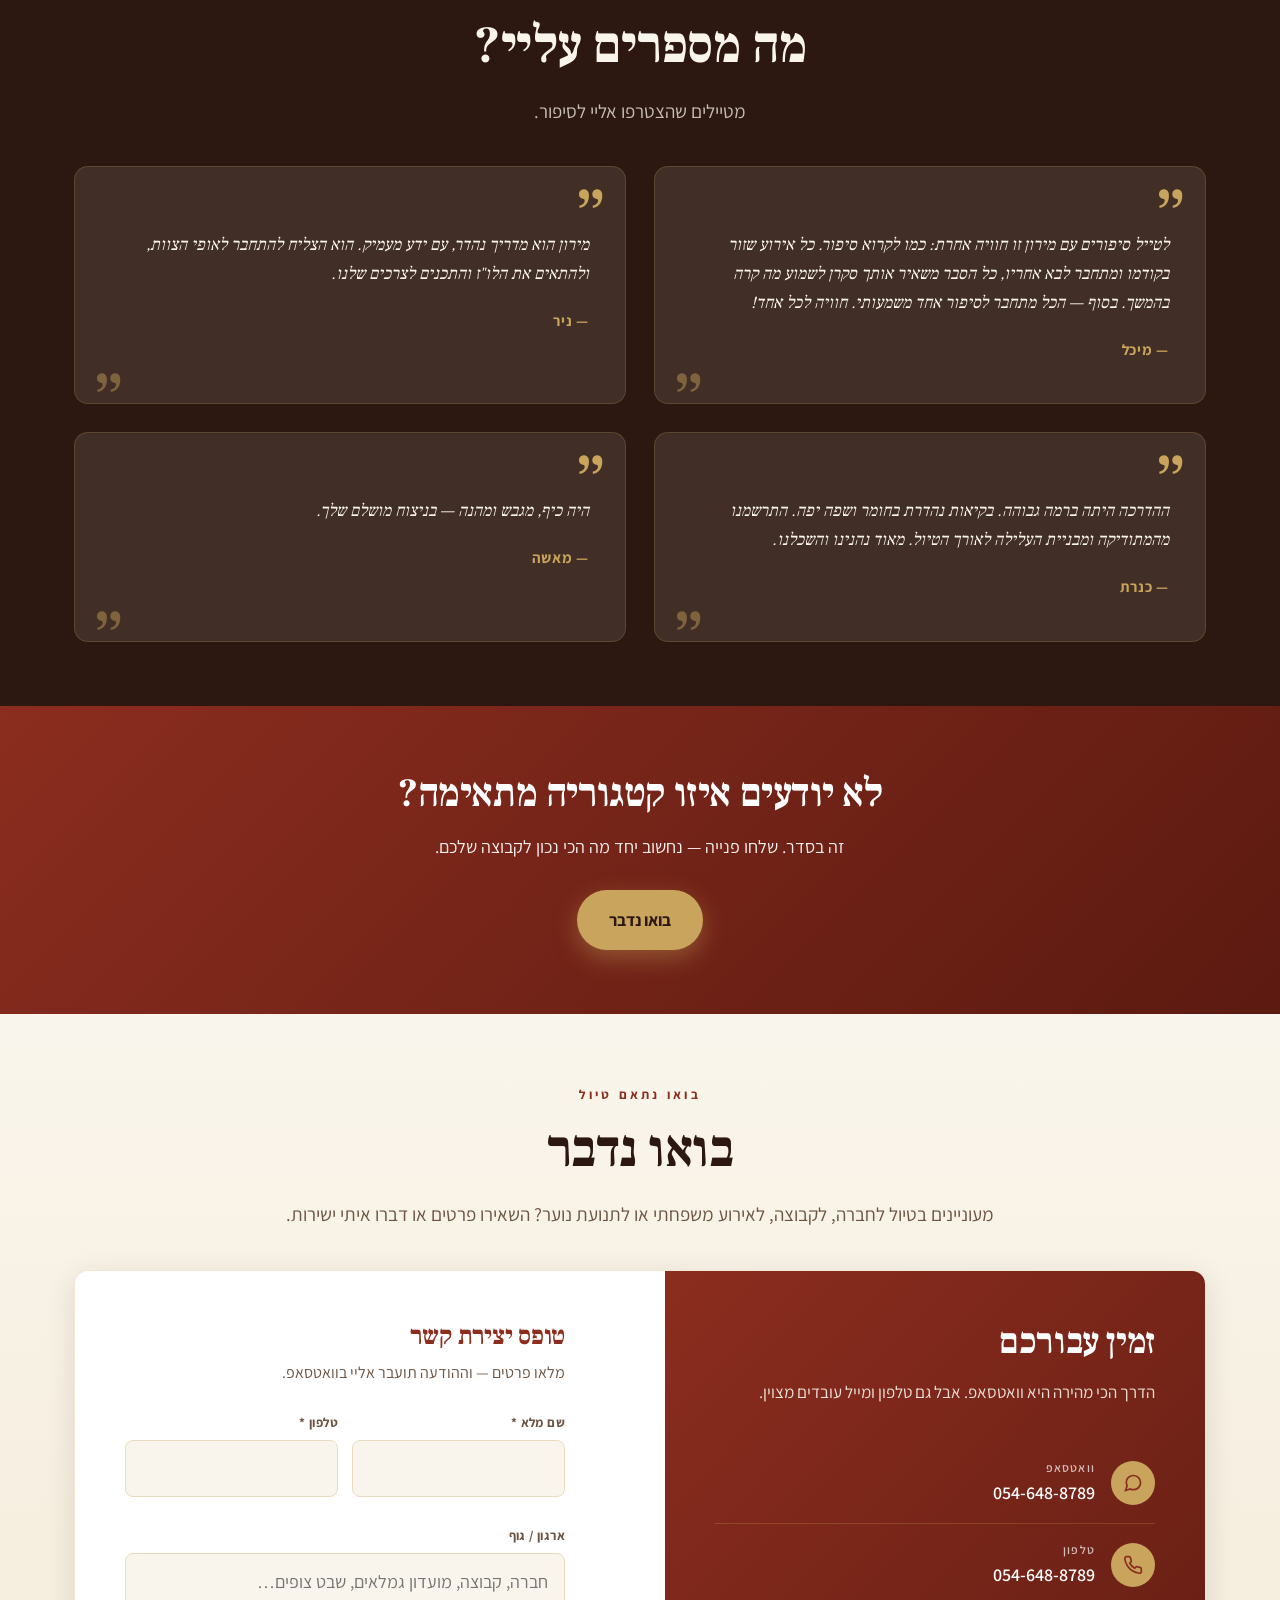
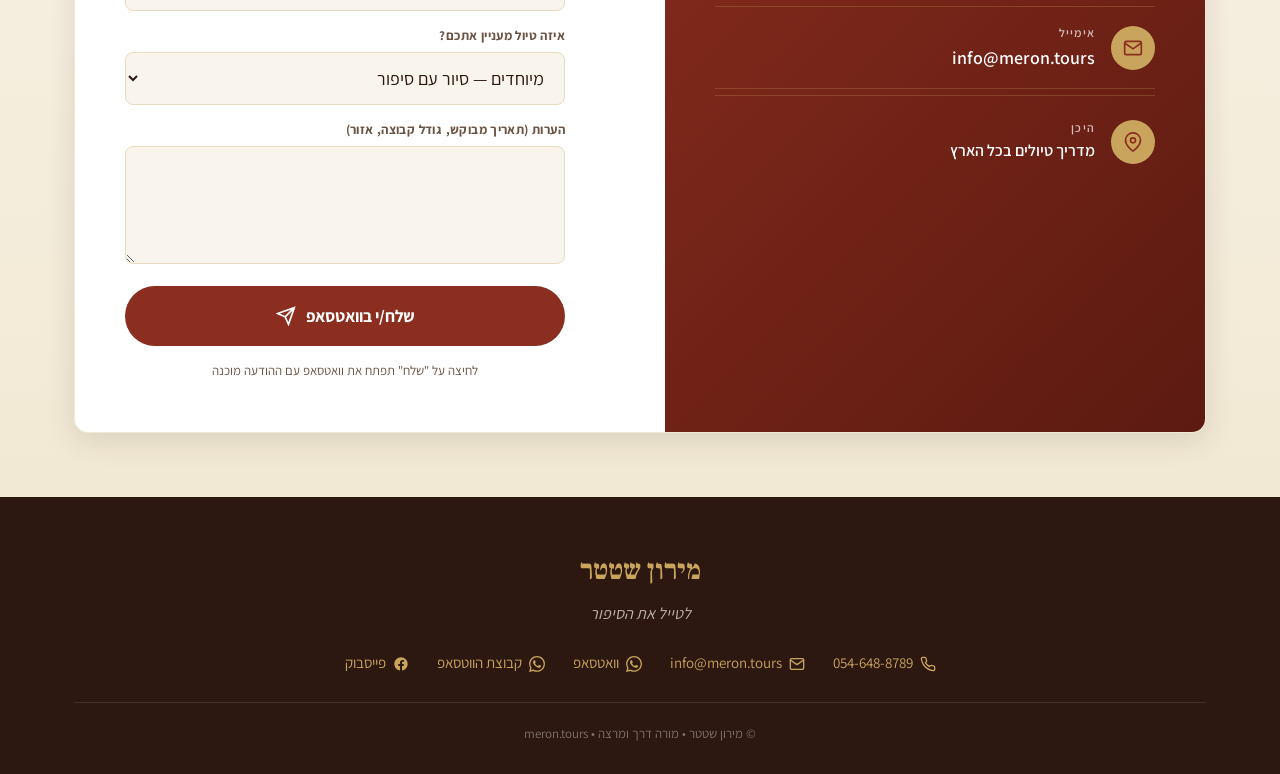
<file: tours.html>
<!doctype html>
<html lang="he" dir="rtl">
<head>
<meta charset="utf-8">
<meta name="viewport" content="width=device-width, initial-scale=1, viewport-fit=cover">
<meta name="description" content="טיולים מודרכים בכל הארץ עם מורה דרך מוסמך — לחברות וארגונים, אירועים משפחתיים, גמלאים, תנועות נוער. כל טיול נבנה סביב סיפור.">
<meta name="theme-color" content="#8B2D1F">
<link rel="icon" type="image/svg+xml" href="/images/favicon.svg">
<link rel="icon" type="image/png" sizes="96x96" href="/images/favicon-96x96.png">
<link rel="shortcut icon" href="/images/favicon.ico">
<title>טיולים | מירון שטטר — לטייל את הסיפור</title>

<meta property="og:title" content="טיולים | מירון שטטר — לטייל את הסיפור">
<meta property="og:description" content="טיולים מודרכים בכל הארץ. חברות וארגונים, אירועים משפחתיים, גמלאים, תנועות נוער.">
<meta property="og:type" content="website">
<meta property="og:url" content="https://meron.tours/tours.html">
<meta property="og:image" content="https://meron.tours/images/hero-stage.jpg">
<meta property="og:locale" content="he_IL">

<link rel="preconnect" href="https://fonts.googleapis.com">
<link rel="preconnect" href="https://fonts.gstatic.com" crossorigin>
<link href="https://fonts.googleapis.com/css2?family=Assistant:wght@300;400;600;700;800&family=Frank+Ruhl+Libre:wght@400;500;700;900&display=swap" rel="stylesheet">
<link rel="stylesheet" href="/assets/site.css">
</head>
<body>

<header class="site-header">
  <div class="container">
    <a href="/index.html" class="brand">
      מירון שטטר
      <small>לטייל את הסיפור</small>
    </a>
    <nav class="main-nav" aria-label="ראשי">
      <ul>
        <li><a href="/index.html">בית</a></li>
        <li><a href="/lectures.html">הרצאות</a></li>
        <li><a href="/tours.html" class="active">טיולים</a></li>
        <li><a href="/about.html">אודות</a></li>
        <li><a href="#contact" class="nav-cta">צור קשר</a></li>
      </ul>
    </nav>
    <button class="mobile-toggle" aria-label="תפריט" onclick="openMobileNav()">
      <svg viewBox="0 0 24 24" fill="none" stroke="currentColor" stroke-width="2.5"><path d="M3 6h18M3 12h18M3 18h18"/></svg>
    </button>
  </div>
</header>

<div class="mobile-nav" id="mobileNav">
  <button class="close-x" aria-label="סגור" onclick="closeMobileNav()">
    <svg viewBox="0 0 24 24" fill="none" stroke="currentColor" stroke-width="2.5"><path d="M6 6l12 12M18 6L6 18"/></svg>
  </button>
  <a href="/index.html" onclick="closeMobileNav()">בית</a>
  <a href="/lectures.html" onclick="closeMobileNav()">הרצאות</a>
  <a href="/tours.html" class="active" onclick="closeMobileNav()">טיולים</a>
  <a href="/about.html" onclick="closeMobileNav()">אודות</a>
  <a href="#contact" onclick="closeMobileNav()">צור קשר</a>
</div>

<!-- HERO -->
<section class="hero hero-short" style="background: linear-gradient(135deg, rgba(44, 24, 16, 0.85) 0%, rgba(139, 45, 31, 0.65) 100%), url('/images/tours/hero-tours.jpg') center/cover no-repeat;">
  <div class="container">
    <span class="eyebrow">מורה דרך מוסמך • בכל הארץ</span>
    <h1>
      לטייל את הסיפור
      <span class="accent">עם מירון שטטר</span>
    </h1>
    <p class="lead">
      שואלים אותי: "איפה אתה מדריך?" – אני עונה: "בכל מקום שיש סיפור טוב".<br>
      אטרקציה, רוגע, גיבוש, חוויה, אירוע, חגיגה.<br>
      בואו נדבר. נתאים את הטיול לקבוצה ולתקציב.
    </p>
  </div>
</section>

<!-- ============ MOTTO ============ -->
<section class="motto">
  <div class="container">
    <div class="motto-quote">
      <p>כשיוצאים מגיעים <strong>למקומות נפלאים</strong></p>
      <span style="display:block; margin-top:18px; font-family:'Assistant',sans-serif; font-size:16px; letter-spacing:0.08em; color:var(--gold); opacity:0.85;">— ד״ר סוס</span>
    </div>
  </div>
</section>

<!-- CATEGORIES -->
<section class="section other-lectures">
  <div class="container">
    <div class="category-grid">

      <a href="/tours/featured.html" class="category-card is-featured reveal">
        <div class="icon-circle">
          <svg viewBox="0 0 24 24"><path d="M12 2l2.4 7.4H22l-6.2 4.5 2.4 7.4L12 16.8 5.8 21.3l2.4-7.4L2 9.4h7.6z"/></svg>
        </div>
        <h3>מיוחדים</h3>
        <p>המיוחדים שלי זה אני. הסיפור, המסר, החוויה.</p>
        <span class="card-link">לפרטים</span>
      </a>

      <a href="/tours/companies.html" class="category-card reveal">
        <div class="icon-circle">
          <svg viewBox="0 0 24 24"><path d="M3 21h18M5 21V7l8-4v18M19 21V11l-6-4"/><line x1="9" y1="9" x2="9" y2="9"/><line x1="9" y1="12" x2="9" y2="12"/><line x1="9" y1="15" x2="9" y2="15"/></svg>
        </div>
        <h3>חברות וארגונים</h3>
        <p>ימי גיבוש, ימי כיף, יום מחלקתי או טיול חברה.</p>
        <span class="card-link">לפרטים</span>
      </a>

      <a href="/tours/events.html" class="category-card reveal">
        <div class="icon-circle">
          <svg viewBox="0 0 24 24"><path d="M21 11.5a8.38 8.38 0 0 1-.9 3.8 8.5 8.5 0 0 1-7.6 4.7 8.38 8.38 0 0 1-3.8-.9L3 21l1.9-5.7a8.38 8.38 0 0 1-.9-3.8 8.5 8.5 0 0 1 4.7-7.6 8.38 8.38 0 0 1 3.8-.9h.5a8.48 8.48 0 0 1 8 8v.5z"/></svg>
        </div>
        <h3>אירועים</h3>
        <p>חגיגות משפחתיות, בת/בר מצווה, שמחות וחוויות של ביחד.</p>
        <span class="card-link">לפרטים</span>
      </a>

      <a href="/tours/seniors.html" class="category-card reveal">
        <div class="icon-circle">
          <svg viewBox="0 0 24 24"><path d="M17 21v-2a4 4 0 0 0-4-4H5a4 4 0 0 0-4 4v2"/><circle cx="9" cy="7" r="4"/><path d="M23 21v-2a4 4 0 0 0-3-3.87M16 3.13a4 4 0 0 1 0 7.75"/></svg>
        </div>
        <h3>גמלאים</h3>
        <p>קבוצות גמלאים, מועדוני חברותא ובתי הגיל השלישי.</p>
        <span class="card-link">לפרטים</span>
      </a>

      <a href="/tours/youth.html" class="category-card reveal">
        <div class="icon-circle">
          <svg viewBox="0 0 24 24"><path d="M12 2L4 6v6c0 5 3.5 9 8 10 4.5-1 8-5 8-10V6l-8-4z"/></svg>
        </div>
        <h3>תנועות נוער</h3>
        <p>מדריך תו תקן בכל הארץ. הדרכת מדריכים וטיולי הכנה.</p>
        <span class="card-link">לפרטים</span>
      </a>

    </div>
  </div>
</section>

<!-- TESTIMONIALS -->
<section class="section testimonials" id="testimonials">
  <div class="container">
    <div class="section-head reveal">
      <h2>מה מספרים עליי?</h2>
      <p>מטיילים שהצטרפו אליי לסיפור.</p>
    </div>

    <div class="testimonial-grid">

      <div class="testimonial reveal">
        <p>לטייל סיפורים עם מירון זו חוויה אחרת: כמו לקרוא סיפור. כל אירוע שזור בקודמו ומתחבר לבא אחריו, כל הסבר משאיר אותך סקרן לשמוע מה קרה בהמשך. בסוף — הכל מתחבר לסיפור אחד משמעותי. חוויה לכל אחד!</p>
        <span class="author">מיכל</span>
      </div>

      <div class="testimonial reveal">
        <p>מירון הוא מדריך נהדר, עם ידע מעמיק. הוא הצליח להתחבר לאופי הצוות, ולהתאים את הלו"ז והתכנים לצרכים שלנו.</p>
        <span class="author">ניר</span>
      </div>

      <div class="testimonial reveal">
        <p>ההדרכה היתה ברמה גבוהה. בקיאות נהדרת בחומר ושפה יפה. התרשמנו מהמתודיקה ומבניית העלילה לאורך הטיול. מאוד נהנינו והשכלנו.</p>
        <span class="author">כנרת</span>
      </div>

      <div class="testimonial reveal">
        <p>היה כיף, מגבש ומהנה — בניצוח מושלם שלך.</p>
        <span class="author">מאשה</span>
      </div>

    </div>
  </div>
</section>

<!-- CTA BAND -->
<section class="cat-cta-band">
  <div class="container">
    <h2>לא יודעים איזו קטגוריה מתאימה?</h2>
    <p>זה בסדר. שלחו פנייה — נחשוב יחד מה הכי נכון לקבוצה שלכם.</p>
    <a href="#contact" class="btn btn-primary">בואו נדבר</a>
  </div>
</section>

<!-- CONTACT -->
<section class="section contact" id="contact">
  <div class="container">
    <div class="section-head reveal">
      <span class="label">בואו נתאם טיול</span>
      <h2>בואו נדבר</h2>
      <p>מעוניינים בטיול לחברה, לקבוצה, לאירוע משפחתי או לתנועת נוער? השאירו פרטים או דברו איתי ישירות.</p>
    </div>

    <div class="contact-grid reveal">
      <div class="contact-info">
        <h2>זמין עבורכם</h2>
        <p>הדרך הכי מהירה היא וואטסאפ. אבל גם טלפון ומייל עובדים מצוין.</p>

        <a href="https://wa.me/972546488789" target="_blank" rel="noopener" class="contact-item">
          <div class="ci-icon"><svg viewBox="0 0 24 24"><path d="M21 11.5a8.38 8.38 0 0 1-.9 3.8 8.5 8.5 0 0 1-7.6 4.7 8.38 8.38 0 0 1-3.8-.9L3 21l1.9-5.7a8.38 8.38 0 0 1-.9-3.8 8.5 8.5 0 0 1 4.7-7.6 8.38 8.38 0 0 1 3.8-.9h.5a8.48 8.48 0 0 1 8 8v.5z"/></svg></div>
          <div>
            <div class="ci-label">וואטסאפ</div>
            <span>054-648-8789</span>
          </div>
        </a>

        <a href="tel:+972546488789" class="contact-item">
          <div class="ci-icon"><svg viewBox="0 0 24 24"><path d="M22 16.92v3a2 2 0 0 1-2.18 2 19.79 19.79 0 0 1-8.63-3.07 19.5 19.5 0 0 1-6-6 19.79 19.79 0 0 1-3.07-8.67A2 2 0 0 1 4.11 2h3a2 2 0 0 1 2 1.72 12.84 12.84 0 0 0 .7 2.81 2 2 0 0 1-.45 2.11L8.09 9.91a16 16 0 0 0 6 6l1.27-1.27a2 2 0 0 1 2.11-.45 12.84 12.84 0 0 0 2.81.7A2 2 0 0 1 22 16.92z"/></svg></div>
          <div>
            <div class="ci-label">טלפון</div>
            <span>054-648-8789</span>
          </div>
        </a>

        <a href="mailto:info@meron.tours" class="contact-item">
          <div class="ci-icon"><svg viewBox="0 0 24 24"><path d="M4 4h16c1.1 0 2 .9 2 2v12c0 1.1-.9 2-2 2H4c-1.1 0-2-.9-2-2V6c0-1.1.9-2 2-2z"/><path d="M22 6l-10 7L2 6"/></svg></div>
          <div>
            <div class="ci-label">אימייל</div>
            <span>info@meron.tours</span>
          </div>
        </a>

        <div class="contact-item" style="border-top: 1px solid rgba(201, 164, 92, 0.25); padding-top: 22px; margin-top: 6px;">
          <div class="ci-icon"><svg viewBox="0 0 24 24"><path d="M21 10c0 7-9 13-9 13s-9-6-9-13a9 9 0 0 1 18 0z"/><circle cx="12" cy="10" r="3"/></svg></div>
          <div>
            <div class="ci-label">היכן</div>
            <span style="font-size: 16px;">מדריך טיולים בכל הארץ</span>
          </div>
        </div>
      </div>

      <form class="contact-form" id="leadForm" onsubmit="return sendToWhatsApp(event)">
        <h3>טופס יצירת קשר</h3>
        <p class="form-sub">מלאו פרטים — וההודעה תועבר אליי בוואטסאפ.</p>

        <div class="form-row">
          <div class="form-group">
            <label for="name">שם מלא *</label>
            <input id="name" name="name" type="text" required>
          </div>
          <div class="form-group">
            <label for="phone">טלפון *</label>
            <input id="phone" name="phone" type="tel" required>
          </div>
        </div>

        <div class="form-group">
          <label for="org">ארגון / גוף</label>
          <input id="org" name="org" type="text" placeholder="חברה, קבוצה, מועדון גמלאים, שבט צופים…">
        </div>

        <div class="form-group">
          <label for="topic">איזה טיול מעניין אתכם?</label>
          <select id="topic" name="topic">
            <option>מיוחדים — סיור עם סיפור</option>
            <option>אירוע / שמחה משפחתית</option>
            <option>חברה / ארגון</option>
            <option>גמלאים</option>
            <option>תנועת נוער</option>
            <option>עוד לא יודע/ת — אשמח להתייעץ</option>
          </select>
        </div>

        <div class="form-group">
          <label for="msg">הערות (תאריך מבוקש, גודל קבוצה, אזור)</label>
          <textarea id="msg" name="msg" rows="3"></textarea>
        </div>

        <button class="form-submit" type="submit">
          שלח/י בוואטסאפ
          <svg viewBox="0 0 24 24" fill="none" stroke="currentColor" stroke-width="2"><path d="M22 2L11 13M22 2l-7 20-4-9-9-4z"/></svg>
        </button>

        <p class="form-note">לחיצה על "שלח" תפתח את וואטסאפ עם ההודעה מוכנה</p>
      </form>
    </div>
  </div>
</section>

<footer class="site-footer">
  <div class="container">
    <div class="footer-brand">מירון שטטר</div>
    <div class="footer-tagline">לטייל את הסיפור</div>
    <div class="footer-contact-row">
      <a href="tel:+972546488789"><svg viewBox="0 0 24 24" fill="none" stroke="currentColor" stroke-width="2" stroke-linecap="round" stroke-linejoin="round"><path d="M22 16.92v3a2 2 0 0 1-2.18 2 19.79 19.79 0 0 1-8.63-3.07 19.5 19.5 0 0 1-6-6 19.79 19.79 0 0 1-3.07-8.67A2 2 0 0 1 4.11 2h3a2 2 0 0 1 2 1.72 12.84 12.84 0 0 0 .7 2.81 2 2 0 0 1-.45 2.11L8.09 9.91a16 16 0 0 0 6 6l1.27-1.27a2 2 0 0 1 2.11-.45 12.84 12.84 0 0 0 2.81.7A2 2 0 0 1 22 16.92z"/></svg>054-648-8789</a>
      <a href="mailto:info@meron.tours"><svg viewBox="0 0 24 24" fill="none" stroke="currentColor" stroke-width="2" stroke-linecap="round" stroke-linejoin="round"><path d="M4 4h16c1.1 0 2 .9 2 2v12c0 1.1-.9 2-2 2H4c-1.1 0-2-.9-2-2V6c0-1.1.9-2 2-2z"/><path d="M22 6l-10 7L2 6"/></svg>info@meron.tours</a>
      <a href="https://wa.me/972546488789" target="_blank" rel="noopener"><svg viewBox="0 0 24 24" fill="currentColor"><path d="M.057 24l1.687-6.163c-1.041-1.804-1.588-3.849-1.587-5.946.003-6.556 5.338-11.891 11.893-11.891 3.181.001 6.167 1.24 8.413 3.488 2.245 2.248 3.481 5.236 3.48 8.414-.003 6.557-5.338 11.892-11.893 11.892-1.99-.001-3.951-.5-5.688-1.448L.057 24zm6.597-3.807c1.676.995 3.276 1.591 5.392 1.592 5.448 0 9.886-4.434 9.889-9.885.002-5.462-4.415-9.89-9.881-9.892-5.452 0-9.887 4.434-9.889 9.884-.001 2.225.651 3.891 1.746 5.634l-.999 3.648 3.742-.981zm11.387-5.464c-.074-.124-.272-.198-.57-.347-.297-.149-1.758-.868-2.031-.967-.272-.099-.47-.149-.669.149-.198.297-.768.967-.941 1.165-.173.198-.347.223-.644.074-.297-.149-1.255-.462-2.39-1.475-.883-.788-1.48-1.761-1.653-2.059-.173-.297-.018-.458.13-.606.134-.133.297-.347.446-.521.151-.172.2-.296.3-.495.099-.198.05-.372-.025-.521-.075-.148-.669-1.611-.916-2.206-.242-.579-.487-.501-.669-.51l-.57-.01c-.198 0-.52.074-.792.372s-1.04 1.016-1.04 2.479 1.065 2.876 1.213 3.074c.149.198 2.095 3.2 5.076 4.487.709.306 1.263.489 1.694.626.712.226 1.36.194 1.872.118.571-.085 1.758-.719 2.006-1.413.248-.695.248-1.29.173-1.414z"/></svg>וואטסאפ</a>
      <a href="https://chat.whatsapp.com/Le1DZuD92veIudZApJD2sp" target="_blank" rel="noopener"><svg viewBox="0 0 24 24" fill="currentColor"><path d="M.057 24l1.687-6.163c-1.041-1.804-1.588-3.849-1.587-5.946.003-6.556 5.338-11.891 11.893-11.891 3.181.001 6.167 1.24 8.413 3.488 2.245 2.248 3.481 5.236 3.48 8.414-.003 6.557-5.338 11.892-11.893 11.892-1.99-.001-3.951-.5-5.688-1.448L.057 24zm6.597-3.807c1.676.995 3.276 1.591 5.392 1.592 5.448 0 9.886-4.434 9.889-9.885.002-5.462-4.415-9.89-9.881-9.892-5.452 0-9.887 4.434-9.889 9.884-.001 2.225.651 3.891 1.746 5.634l-.999 3.648 3.742-.981zm11.387-5.464c-.074-.124-.272-.198-.57-.347-.297-.149-1.758-.868-2.031-.967-.272-.099-.47-.149-.669.149-.198.297-.768.967-.941 1.165-.173.198-.347.223-.644.074-.297-.149-1.255-.462-2.39-1.475-.883-.788-1.48-1.761-1.653-2.059-.173-.297-.018-.458.13-.606.134-.133.297-.347.446-.521.151-.172.2-.296.3-.495.099-.198.05-.372-.025-.521-.075-.148-.669-1.611-.916-2.206-.242-.579-.487-.501-.669-.51l-.57-.01c-.198 0-.52.074-.792.372s-1.04 1.016-1.04 2.479 1.065 2.876 1.213 3.074c.149.198 2.095 3.2 5.076 4.487.709.306 1.263.489 1.694.626.712.226 1.36.194 1.872.118.571-.085 1.758-.719 2.006-1.413.248-.695.248-1.29.173-1.414z"/></svg>קבוצת הווטסאפ</a>
      <a href="https://www.facebook.com/meron.tours" target="_blank" rel="noopener"><svg viewBox="0 0 24 24" fill="currentColor"><path d="M22 12c0-5.523-4.477-10-10-10S2 6.477 2 12c0 4.991 3.657 9.128 8.438 9.879v-6.988h-2.54V12h2.54V9.797c0-2.506 1.492-3.89 3.777-3.89 1.094 0 2.238.195 2.238.195v2.46h-1.26c-1.243 0-1.63.771-1.63 1.562V12h2.773l-.443 2.891h-2.33v6.988C18.343 21.128 22 16.991 22 12z"/></svg>פייסבוק</a>
    </div>
    <div class="footer-copy">
      © מירון שטטר • מורה דרך ומרצה • meron.tours
    </div>
  </div>
</footer>

<a href="https://wa.me/972546488789?text=%D7%94%D7%99%D7%99%20%D7%9E%D7%99%D7%A8%D7%95%D7%9F" class="whatsapp-float" target="_blank" rel="noopener" aria-label="פתח וואטסאפ">
  <svg viewBox="0 0 24 24"><path d="M.057 24l1.687-6.163c-1.041-1.804-1.588-3.849-1.587-5.946.003-6.556 5.338-11.891 11.893-11.891 3.181.001 6.167 1.24 8.413 3.488 2.245 2.248 3.481 5.236 3.48 8.414-.003 6.557-5.338 11.892-11.893 11.892-1.99-.001-3.951-.5-5.688-1.448L.057 24zm6.597-3.807c1.676.995 3.276 1.591 5.392 1.592 5.448 0 9.886-4.434 9.889-9.885.002-5.462-4.415-9.89-9.881-9.892-5.452 0-9.887 4.434-9.889 9.884-.001 2.225.651 3.891 1.746 5.634l-.999 3.648 3.742-.981zm11.387-5.464c-.074-.124-.272-.198-.57-.347-.297-.149-1.758-.868-2.031-.967-.272-.099-.47-.149-.669.149-.198.297-.768.967-.941 1.165-.173.198-.347.223-.644.074-.297-.149-1.255-.462-2.39-1.475-.883-.788-1.48-1.761-1.653-2.059-.173-.297-.018-.458.13-.606.134-.133.297-.347.446-.521.151-.172.2-.296.3-.495.099-.198.05-.372-.025-.521-.075-.148-.669-1.611-.916-2.206-.242-.579-.487-.501-.669-.51l-.57-.01c-.198 0-.52.074-.792.372s-1.04 1.016-1.04 2.479 1.065 2.876 1.213 3.074c.149.198 2.095 3.2 5.076 4.487.709.306 1.263.489 1.694.626.712.226 1.36.194 1.872.118.571-.085 1.758-.719 2.006-1.413.248-.695.248-1.29.173-1.414z"/></svg>
</a>

<script src="/assets/site.js"></script>
</body>
</html>
</file>
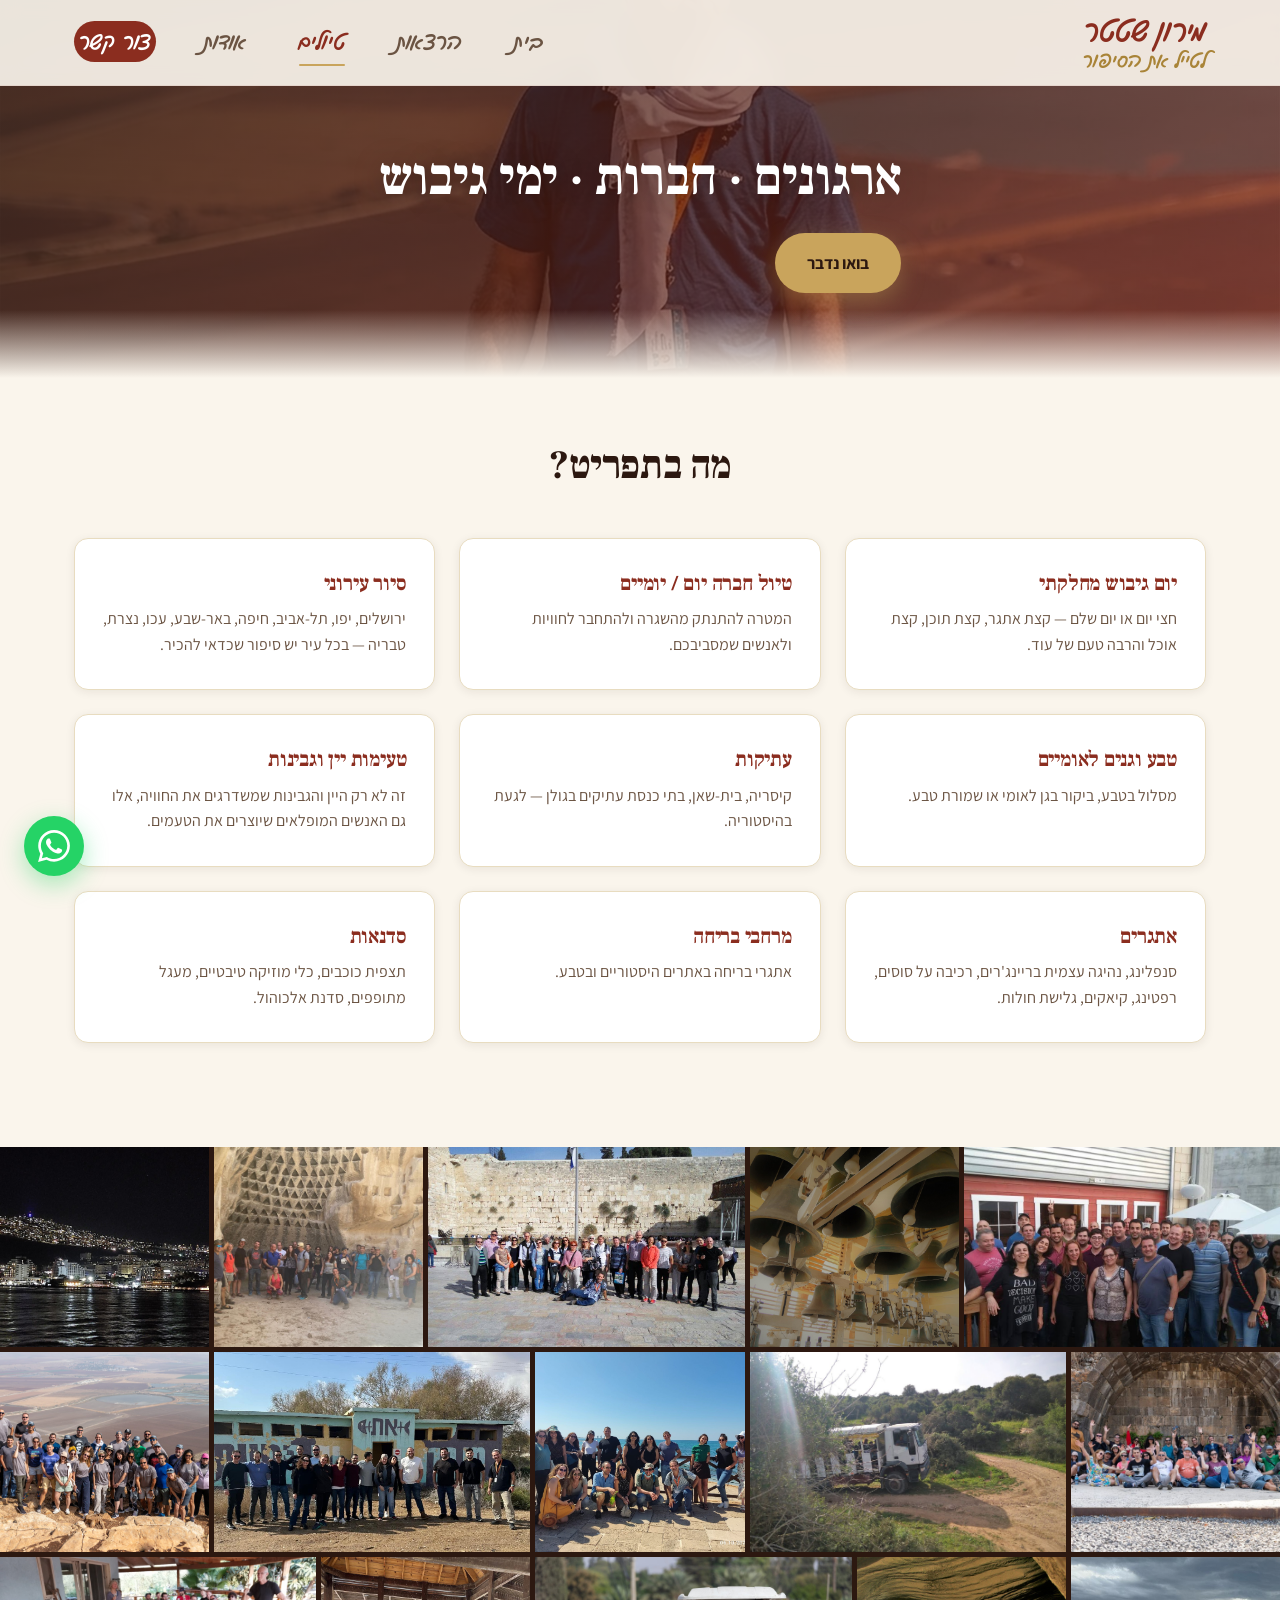
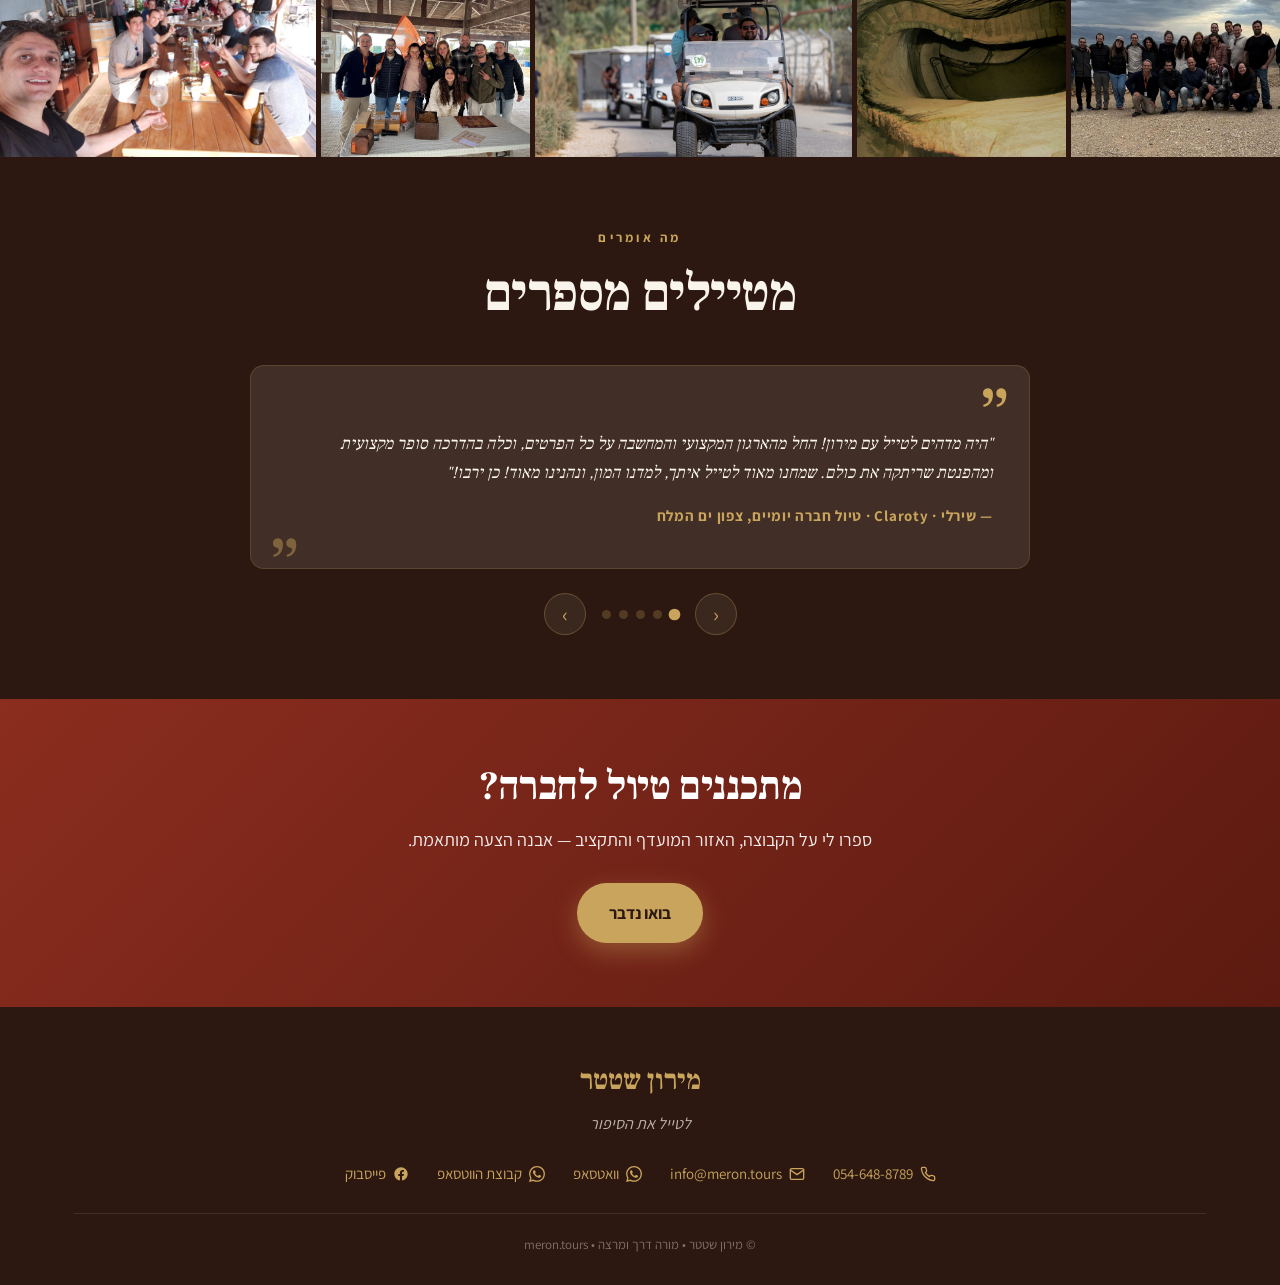
<file: tours/companies.html>
<!doctype html>
<html lang="he" dir="rtl">
<head>
<meta charset="utf-8">
<meta name="viewport" content="width=device-width, initial-scale=1, viewport-fit=cover">
<meta name="description" content="טיולים לארגונים וחברות — ימי גיבוש, טיולי חברה, סיורים עירוניים, אתגרים בטבע. מורה דרך מוסמך שמחבר בין אנשים, מקום וסיפור.">
<meta name="theme-color" content="#8B2D1F">
<link rel="icon" type="image/svg+xml" href="/images/favicon.svg">
<link rel="icon" type="image/png" sizes="96x96" href="/images/favicon-96x96.png">
<link rel="shortcut icon" href="/images/favicon.ico">
<title>טיולים לארגונים וחברות | מירון שטטר</title>

<meta property="og:title" content="טיולים לארגונים וחברות | מירון שטטר">
<meta property="og:description" content="ימי גיבוש, טיולי חברה, סיורים עירוניים ואתגרים בטבע. טיול שמחבר צוותים.">
<meta property="og:type" content="website">
<meta property="og:url" content="https://meron.tours/tours/companies.html">
<meta property="og:image" content="https://meron.tours/images/hero-stage.jpg">
<meta property="og:locale" content="he_IL">

<link rel="preconnect" href="https://fonts.googleapis.com">
<link rel="preconnect" href="https://fonts.gstatic.com" crossorigin>
<link href="https://fonts.googleapis.com/css2?family=Assistant:wght@300;400;600;700;800&family=Frank+Ruhl+Libre:wght@400;500;700;900&display=swap" rel="stylesheet">
<link rel="stylesheet" href="/assets/site.css">
</head>
<body>

<header class="site-header">
  <div class="container">
    <a href="/index.html" class="brand">מירון שטטר<small>לטייל את הסיפור</small></a>
    <nav class="main-nav" aria-label="ראשי">
      <ul>
        <li><a href="/index.html">בית</a></li>
        <li><a href="/lectures.html">הרצאות</a></li>
        <li><a href="/tours.html" class="active">טיולים</a></li>
        <li><a href="/about.html">אודות</a></li>
        <li><a href="../tours.html#contact" class="nav-cta">צור קשר</a></li>
      </ul>
    </nav>
    <button class="mobile-toggle" aria-label="תפריט" onclick="openMobileNav()">
      <svg viewBox="0 0 24 24" fill="none" stroke="currentColor" stroke-width="2.5"><path d="M3 6h18M3 12h18M3 18h18"/></svg>
    </button>
  </div>
</header>

<div class="mobile-nav" id="mobileNav">
  <button class="close-x" aria-label="סגור" onclick="closeMobileNav()"><svg viewBox="0 0 24 24" fill="none" stroke="currentColor" stroke-width="2.5"><path d="M6 6l12 12M18 6L6 18"/></svg></button>
  <a href="/index.html" onclick="closeMobileNav()">בית</a>
  <a href="/lectures.html" onclick="closeMobileNav()">הרצאות</a>
  <a href="/tours.html" class="active" onclick="closeMobileNav()">טיולים</a>
  <a href="/about.html" onclick="closeMobileNav()">אודות</a>
  <a href="../tours.html#contact" onclick="closeMobileNav()">צור קשר</a>
</div>

<!-- Hero -->
<section class="hero hero-short" style="background-image: linear-gradient(135deg, rgba(44,24,16,0.82) 0%, rgba(139,45,31,0.62) 100%), url('/images/tours/hero-tours.jpg'); min-height: 42vh; padding: 110px 0 44px;">
  <div class="container">
    <h1 style="font-size: clamp(26px, 5vw, 52px); margin-bottom: 28px;">ארגונים · חברות · ימי גיבוש</h1>
    <div class="hero-ctas">
      <a href="../tours.html#contact" class="btn btn-primary">בואו נדבר</a>
    </div>
  </div>
</section>

<!-- Options -->
<section class="section cat-options">
  <div class="container">
    <div class="cat-options-head reveal">
      <h2>מה בתפריט?</h2>
    </div>

    <div class="options-grid">
      <div class="option-card reveal">
        <h3>יום גיבוש מחלקתי</h3>
        <p>חצי יום או יום שלם — קצת אתגר, קצת תוכן, קצת אוכל והרבה טעם של עוד.</p>
      </div>
      <div class="option-card reveal">
        <h3>טיול חברה יום / יומיים</h3>
        <p>המטרה להתנתק מהשגרה ולהתחבר לחוויות ולאנשים שמסביבכם.</p>
      </div>
      <div class="option-card reveal">
        <h3>סיור עירוני</h3>
        <p>ירושלים, יפו, תל-אביב, חיפה, באר-שבע, עכו, נצרת, טבריה — בכל עיר יש סיפור שכדאי להכיר.</p>
      </div>
      <div class="option-card reveal">
        <h3>טבע וגנים לאומיים</h3>
        <p>מסלול בטבע, ביקור בגן לאומי או שמורת טבע.</p>
      </div>
      <div class="option-card reveal">
        <h3>עתיקות</h3>
        <p>קיסריה, בית-שאן, בתי כנסת עתיקים בגולן — לגעת בהיסטוריה.</p>
      </div>
      <div class="option-card reveal">
        <h3>טעימות יין וגבינות</h3>
        <p>זה לא רק היין והגבינות שמשדרגים את החוויה, אלו גם האנשים המופלאים שיוצרים את הטעמים.</p>
      </div>
      <div class="option-card reveal">
        <h3>אתגרים</h3>
        <p>סנפלינג, נהיגה עצמית בריינג'רים, רכיבה על סוסים, רפטינג, קיאקים, גלישת חולות.</p>
      </div>
      <div class="option-card reveal">
        <h3>מרחבי בריחה</h3>
        <p>אתגרי בריחה באתרים היסטוריים ובטבע.</p>
      </div>
      <div class="option-card reveal">
        <h3>סדנאות</h3>
        <p>תצפית כוכבים, כלי מוזיקה טיבטיים, מעגל מתופפים, סדנת אלכוהול.</p>
      </div>
    </div>

  </div>
</section>

<!-- Gallery -->
<section class="cat-gallery">
  <div class="gallery-3row">
    <div class="gallery-3row-item" style="grid-column: span 3; grid-row: 1;">
      <img src="/images/tours/companies/comp-emek-01.jpg" alt="גיבוש בעמק" loading="lazy">
    </div>
    <div class="gallery-3row-item" style="grid-column: span 2; grid-row: 1;">
      <img src="/images/tours/companies/comp-jerus04.jpg" alt="ירושלים" loading="lazy">
    </div>
    <div class="gallery-3row-item" style="grid-column: span 3; grid-row: 1;">
      <img src="/images/tours/companies/comp-jerus05.jpg" alt="סיור ירושלים" loading="lazy">
    </div>
    <div class="gallery-3row-item" style="grid-column: span 2; grid-row: 1;">
      <img src="/images/tours/companies/comp-midras-01.jpg" alt="מדרס" loading="lazy">
    </div>
    <div class="gallery-3row-item" style="grid-column: span 2; grid-row: 1;">
      <img src="/images/tours/companies/comp-tybiras-02.jpg" alt="טבריה" loading="lazy">
    </div>
    <div class="gallery-3row-item" style="grid-column: span 2; grid-row: 2;">
      <img src="/images/tours/companies/comp04.jpg" alt="גיבוש חברה" loading="lazy">
    </div>
    <div class="gallery-3row-item" style="grid-column: span 3; grid-row: 2;">
      <img src="/images/tours/companies/comp22.jpg" alt="טיול ארגוני" loading="lazy">
    </div>
    <div class="gallery-3row-item" style="grid-column: span 2; grid-row: 2;">
      <img src="/images/tours/companies/comp09.jpg" alt="סיור קבוצתי" loading="lazy">
    </div>
    <div class="gallery-3row-item" style="grid-column: span 3; grid-row: 2;">
      <img src="/images/tours/companies/comp11.jpeg" alt="יום גיבוש" loading="lazy">
    </div>
    <div class="gallery-3row-item" style="grid-column: span 2; grid-row: 2;">
      <img src="/images/tours/companies/comp13.jpg" alt="ביחד בשטח" loading="lazy">
    </div>
    <div class="gallery-3row-item" style="grid-column: span 2; grid-row: 3;">
      <img src="/images/tours/companies/comp17.jpeg" alt="פעילות קבוצתית" loading="lazy">
    </div>
    <div class="gallery-3row-item" style="grid-column: span 2; grid-row: 3;">
      <img src="/images/tours/companies/sen-emek-haela-03.jpg" alt="עמק האלה" loading="lazy">
    </div>
    <div class="gallery-3row-item" style="grid-column: span 3; grid-row: 3;">
      <img src="/images/tours/companies/comp24.jpg" alt="גיבוש מחלקה" loading="lazy">
    </div>
    <div class="gallery-3row-item" style="grid-column: span 2; grid-row: 3;">
      <img src="/images/tours/companies/comp26.jpeg" alt="אנשים בטיול" loading="lazy">
    </div>
    <div class="gallery-3row-item" style="grid-column: span 3; grid-row: 3;">
      <img src="/images/tours/companies/comp28.jpeg" alt="יום כיף" loading="lazy">
    </div>
  </div>
</section>

<!-- Testimonials -->
<section class="section testimonials">
  <div class="container">
    <div class="section-head reveal">
      <span class="label">מה אומרים</span>
      <h2>מטיילים מספרים</h2>
    </div>

    <div class="testimonial-carousel" id="companiesCarousel" style="max-width: 780px; margin-inline: auto;">
      <div class="carousel-track">
      <div class="testimonial-slide active">
        <div class="testimonial">
          <p>"היה מדהים לטייל עם מירון! החל מהארגון המקצועי והמחשבה על כל הפרטים, וכלה בהדרכה סופר מקצועית ומהפנטת שריתקה את כולם. שמחנו מאוד לטייל איתך, למדנו המון, ונהנינו מאוד! כן ירבו!"</p>
          <div class="author">שירלי · Claroty · טיול חברה יומיים, צפון ים המלח</div>
        </div>
      </div>
      <div class="testimonial-slide">
        <div class="testimonial">
          <p>"טיול נהדר, הידע ההיסטורי והדרך שבה הוא מסופר מרתקים."</p>
          <div class="author">יוסי · Claroty · טיול חברה יומיים, צפון ים המלח</div>
        </div>
      </div>
      <div class="testimonial-slide">
        <div class="testimonial">
          <p>"מירון, היה פשוט מעולה. חזרתי לארץ אחרי 5 שנים בניכר וזה הטיול הראשון שלי. חזרתי ממנו מפוצצת אנרגיה והחלטתי להירשם לטיולי משפחות עם הילדים. תודה!!!"</p>
          <div class="author">שירה · Honeywell · טיול חברה יומיים, כנרת ורמת הגולן</div>
        </div>
      </div>
      <div class="testimonial-slide">
        <div class="testimonial">
          <p>"מירון, השארת אותנו עם טעם של עוד. היה פשוט מרתק וכיף, תודה רבה!"</p>
          <div class="author">מעיין · Honeywell · טיול חברה יומיים, כנרת ורמת הגולן</div>
        </div>
      </div>
      <div class="testimonial-slide">
        <div class="testimonial">
          <p>"תודה רבה מירון על טיול מושלם שהועבר בצורה מעניינת וכיפית. זכינו בהחלט!"</p>
          <div class="author">חגית · Honeywell · טיול חברה יומיים, כנרת ורמת הגולן</div>
        </div>
      </div>
      </div><!-- /carousel-track -->

      <div class="carousel-footer">
        <button class="carousel-btn carousel-prev" aria-label="הקודם">&#8249;</button>
        <div class="carousel-dots">
          <button class="carousel-dot active" aria-label="המלצה 1"></button>
          <button class="carousel-dot" aria-label="המלצה 2"></button>
          <button class="carousel-dot" aria-label="המלצה 3"></button>
          <button class="carousel-dot" aria-label="המלצה 4"></button>
          <button class="carousel-dot" aria-label="המלצה 5"></button>
        </div>
        <button class="carousel-btn carousel-next" aria-label="הבא">&#8250;</button>
      </div>
    </div>

  </div>
</section>

<!-- CTA -->
<section class="cat-cta-band">
  <div class="container">
    <h2>מתכננים טיול לחברה?</h2>
    <p>ספרו לי על הקבוצה, האזור המועדף והתקציב — אבנה הצעה מותאמת.</p>
    <a href="../tours.html#contact" class="btn btn-primary">בואו נדבר</a>
  </div>
</section>

<footer class="site-footer">
  <div class="container">
    <div class="footer-brand">מירון שטטר</div>
    <div class="footer-tagline">לטייל את הסיפור</div>
    <div class="footer-contact-row">
      <a href="tel:+972546488789"><svg viewBox="0 0 24 24" fill="none" stroke="currentColor" stroke-width="2" stroke-linecap="round" stroke-linejoin="round"><path d="M22 16.92v3a2 2 0 0 1-2.18 2 19.79 19.79 0 0 1-8.63-3.07 19.5 19.5 0 0 1-6-6 19.79 19.79 0 0 1-3.07-8.67A2 2 0 0 1 4.11 2h3a2 2 0 0 1 2 1.72 12.84 12.84 0 0 0 .7 2.81 2 2 0 0 1-.45 2.11L8.09 9.91a16 16 0 0 0 6 6l1.27-1.27a2 2 0 0 1 2.11-.45 12.84 12.84 0 0 0 2.81.7A2 2 0 0 1 22 16.92z"/></svg>054-648-8789</a>
      <a href="mailto:info@meron.tours"><svg viewBox="0 0 24 24" fill="none" stroke="currentColor" stroke-width="2" stroke-linecap="round" stroke-linejoin="round"><path d="M4 4h16c1.1 0 2 .9 2 2v12c0 1.1-.9 2-2 2H4c-1.1 0-2-.9-2-2V6c0-1.1.9-2 2-2z"/><path d="M22 6l-10 7L2 6"/></svg>info@meron.tours</a>
      <a href="https://wa.me/972546488789" target="_blank" rel="noopener"><svg viewBox="0 0 24 24" fill="currentColor"><path d="M.057 24l1.687-6.163c-1.041-1.804-1.588-3.849-1.587-5.946.003-6.556 5.338-11.891 11.893-11.891 3.181.001 6.167 1.24 8.413 3.488 2.245 2.248 3.481 5.236 3.48 8.414-.003 6.557-5.338 11.892-11.893 11.892-1.99-.001-3.951-.5-5.688-1.448L.057 24zm6.597-3.807c1.676.995 3.276 1.591 5.392 1.592 5.448 0 9.886-4.434 9.889-9.885.002-5.462-4.415-9.89-9.881-9.892-5.452 0-9.887 4.434-9.889 9.884-.001 2.225.651 3.891 1.746 5.634l-.999 3.648 3.742-.981zm11.387-5.464c-.074-.124-.272-.198-.57-.347-.297-.149-1.758-.868-2.031-.967-.272-.099-.47-.149-.669.149-.198.297-.768.967-.941 1.165-.173.198-.347.223-.644.074-.297-.149-1.255-.462-2.39-1.475-.883-.788-1.48-1.761-1.653-2.059-.173-.297-.018-.458.13-.606.134-.133.297-.347.446-.521.151-.172.2-.296.3-.495.099-.198.05-.372-.025-.521-.075-.148-.669-1.611-.916-2.206-.242-.579-.487-.501-.669-.51l-.57-.01c-.198 0-.52.074-.792.372s-1.04 1.016-1.04 2.479 1.065 2.876 1.213 3.074c.149.198 2.095 3.2 5.076 4.487.709.306 1.263.489 1.694.626.712.226 1.36.194 1.872.118.571-.085 1.758-.719 2.006-1.413.248-.695.248-1.29.173-1.414z"/></svg>וואטסאפ</a>
      <a href="https://chat.whatsapp.com/Le1DZuD92veIudZApJD2sp" target="_blank" rel="noopener"><svg viewBox="0 0 24 24" fill="currentColor"><path d="M.057 24l1.687-6.163c-1.041-1.804-1.588-3.849-1.587-5.946.003-6.556 5.338-11.891 11.893-11.891 3.181.001 6.167 1.24 8.413 3.488 2.245 2.248 3.481 5.236 3.48 8.414-.003 6.557-5.338 11.892-11.893 11.892-1.99-.001-3.951-.5-5.688-1.448L.057 24zm6.597-3.807c1.676.995 3.276 1.591 5.392 1.592 5.448 0 9.886-4.434 9.889-9.885.002-5.462-4.415-9.89-9.881-9.892-5.452 0-9.887 4.434-9.889 9.884-.001 2.225.651 3.891 1.746 5.634l-.999 3.648 3.742-.981zm11.387-5.464c-.074-.124-.272-.198-.57-.347-.297-.149-1.758-.868-2.031-.967-.272-.099-.47-.149-.669.149-.198.297-.768.967-.941 1.165-.173.198-.347.223-.644.074-.297-.149-1.255-.462-2.39-1.475-.883-.788-1.48-1.761-1.653-2.059-.173-.297-.018-.458.13-.606.134-.133.297-.347.446-.521.151-.172.2-.296.3-.495.099-.198.05-.372-.025-.521-.075-.148-.669-1.611-.916-2.206-.242-.579-.487-.501-.669-.51l-.57-.01c-.198 0-.52.074-.792.372s-1.04 1.016-1.04 2.479 1.065 2.876 1.213 3.074c.149.198 2.095 3.2 5.076 4.487.709.306 1.263.489 1.694.626.712.226 1.36.194 1.872.118.571-.085 1.758-.719 2.006-1.413.248-.695.248-1.29.173-1.414z"/></svg>קבוצת הווטסאפ</a>
      <a href="https://www.facebook.com/meron.tours" target="_blank" rel="noopener"><svg viewBox="0 0 24 24" fill="currentColor"><path d="M22 12c0-5.523-4.477-10-10-10S2 6.477 2 12c0 4.991 3.657 9.128 8.438 9.879v-6.988h-2.54V12h2.54V9.797c0-2.506 1.492-3.89 3.777-3.89 1.094 0 2.238.195 2.238.195v2.46h-1.26c-1.243 0-1.63.771-1.63 1.562V12h2.773l-.443 2.891h-2.33v6.988C18.343 21.128 22 16.991 22 12z"/></svg>פייסבוק</a>
    </div>
    <div class="footer-copy">
      © מירון שטטר • מורה דרך ומרצה • meron.tours
    </div>
  </div>
</footer>

<a href="https://wa.me/972546488789?text=%D7%94%D7%99%D7%99%20%D7%9E%D7%99%D7%A8%D7%95%D7%9F" class="whatsapp-float" target="_blank" rel="noopener" aria-label="פתח וואטסאפ">
  <svg viewBox="0 0 24 24"><path d="M.057 24l1.687-6.163c-1.041-1.804-1.588-3.849-1.587-5.946.003-6.556 5.338-11.891 11.893-11.891 3.181.001 6.167 1.24 8.413 3.488 2.245 2.248 3.481 5.236 3.48 8.414-.003 6.557-5.338 11.892-11.893 11.892-1.99-.001-3.951-.5-5.688-1.448L.057 24zm6.597-3.807c1.676.995 3.276 1.591 5.392 1.592 5.448 0 9.886-4.434 9.889-9.885.002-5.462-4.415-9.89-9.881-9.892-5.452 0-9.887 4.434-9.889 9.884-.001 2.225.651 3.891 1.746 5.634l-.999 3.648 3.742-.981zm11.387-5.464c-.074-.124-.272-.198-.57-.347-.297-.149-1.758-.868-2.031-.967-.272-.099-.47-.149-.669.149-.198.297-.768.967-.941 1.165-.173.198-.347.223-.644.074-.297-.149-1.255-.462-2.39-1.475-.883-.788-1.48-1.761-1.653-2.059-.173-.297-.018-.458.13-.606.134-.133.297-.347.446-.521.151-.172.2-.296.3-.495.099-.198.05-.372-.025-.521-.075-.148-.669-1.611-.916-2.206-.242-.579-.487-.501-.669-.51l-.57-.01c-.198 0-.52.074-.792.372s-1.04 1.016-1.04 2.479 1.065 2.876 1.213 3.074c.149.198 2.095 3.2 5.076 4.487.709.306 1.263.489 1.694.626.712.226 1.36.194 1.872.118.571-.085 1.758-.719 2.006-1.413.248-.695.248-1.29.173-1.414z"/></svg>
</a>

<script src="/assets/site.js"></script>
<script>
(function() {
  var carousel = document.getElementById('companiesCarousel');
  if (!carousel) return;
  var slides = carousel.querySelectorAll('.testimonial-slide');
  var dots   = carousel.querySelectorAll('.carousel-dot');
  var total  = slides.length;
  var cur    = 0;
  var timer;

  function goTo(n, dir) {
    var enterClass = dir === 'left' ? 'slide-from-left' : 'slide-from-right';
    slides[cur].classList.remove('active');
    dots[cur].classList.remove('active');
    cur = (n + total) % total;
    slides[cur].classList.add(enterClass);
    slides[cur].classList.add('active');
    dots[cur].classList.add('active');
    slides[cur].addEventListener('animationend', function() {
      slides[cur].classList.remove(enterClass);
    }, { once: true });
  }

  function start() { timer = setInterval(function(){ goTo(cur + 1, 'right'); }, 5000); }
  function reset() { clearInterval(timer); start(); }

  carousel.querySelector('.carousel-prev').addEventListener('click', function(){ goTo(cur - 1, 'left'); reset(); });
  carousel.querySelector('.carousel-next').addEventListener('click', function(){ goTo(cur + 1, 'right'); reset(); });
  dots.forEach(function(dot, i){
    dot.addEventListener('click', function(){ goTo(i, i > cur ? 'right' : 'left'); reset(); });
  });

  carousel.addEventListener('mouseenter', function(){ clearInterval(timer); });
  carousel.addEventListener('mouseleave', start);

  start();
})();
</script>
</body>
</html>
</file>
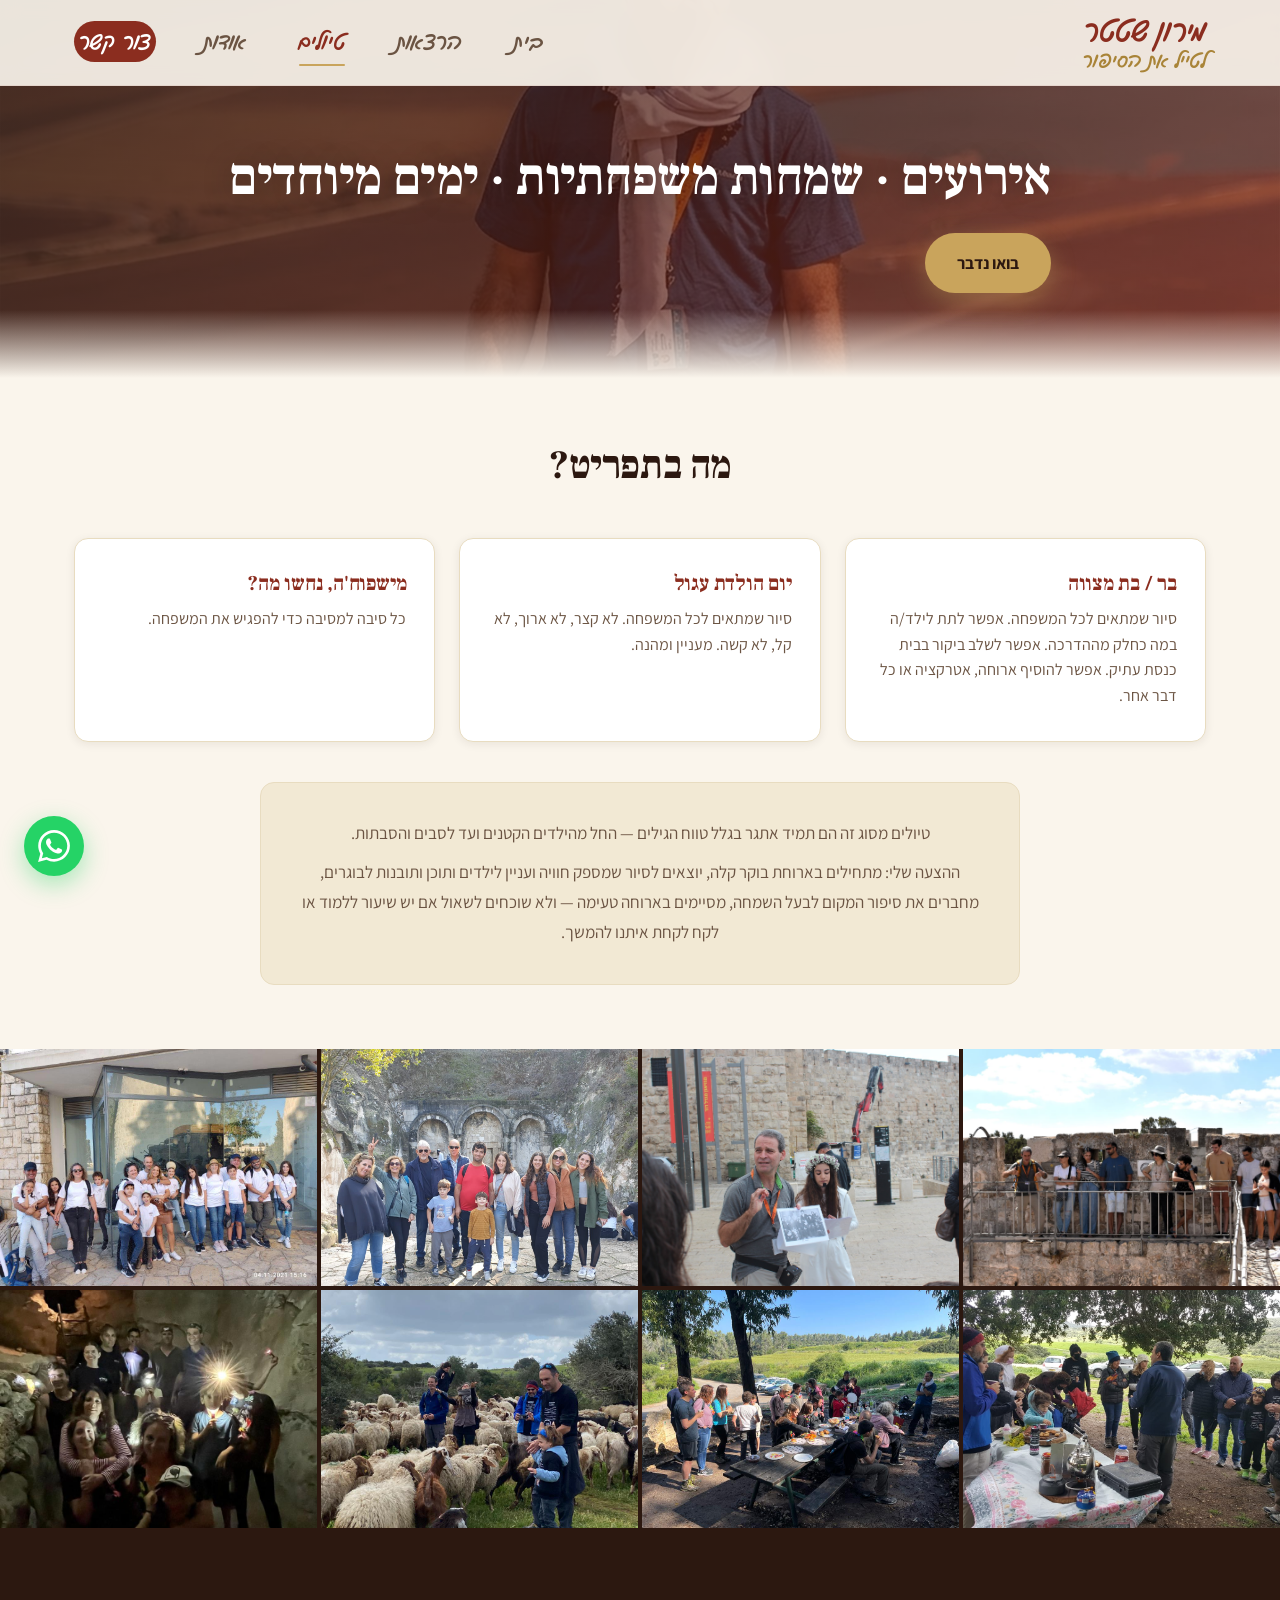
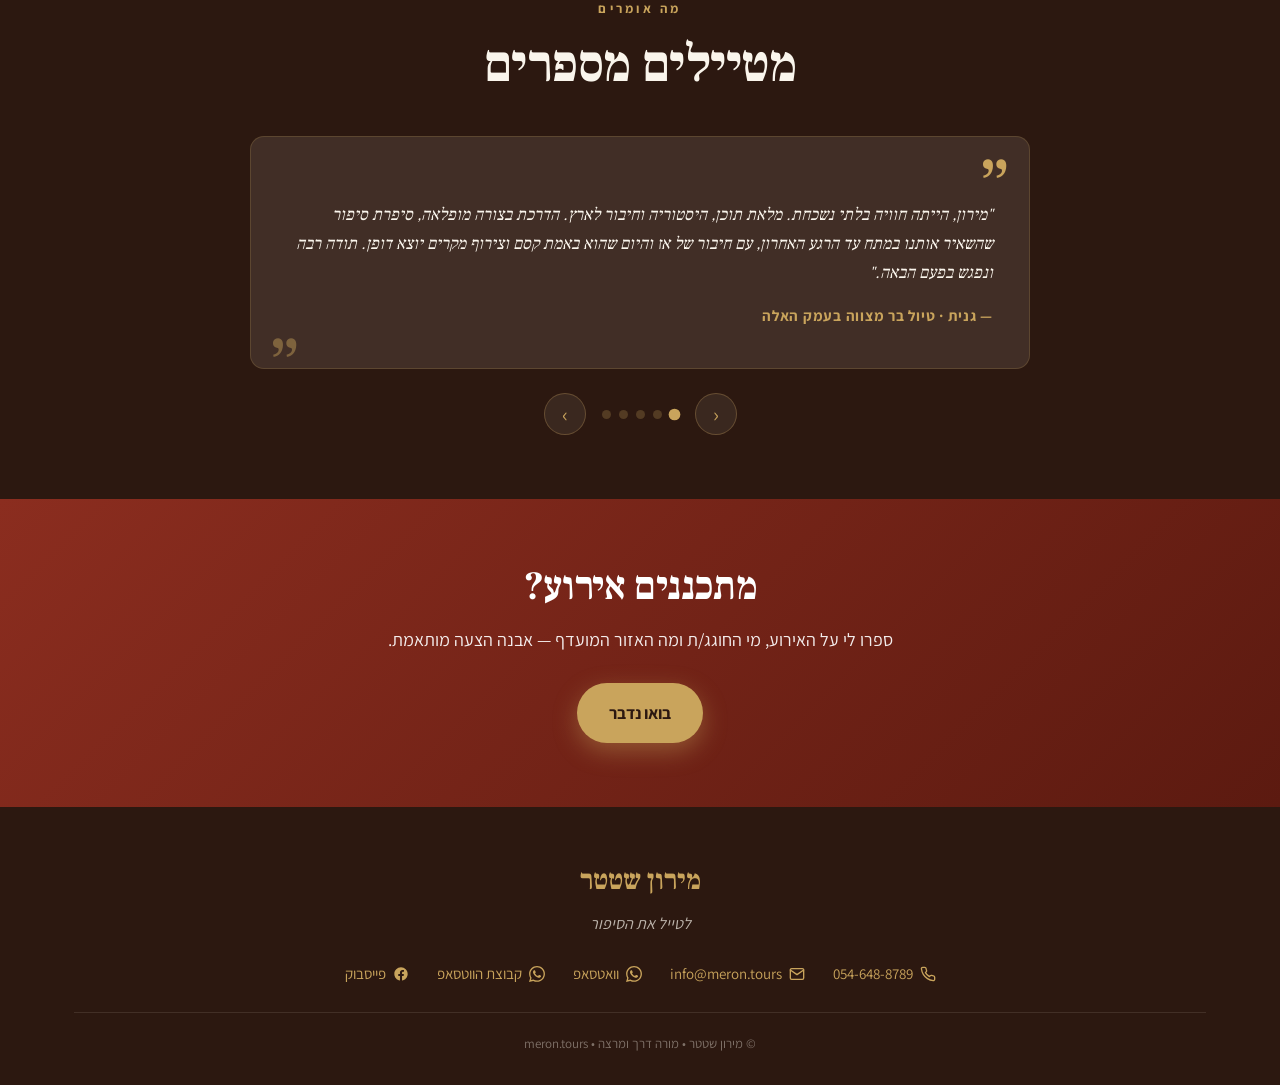
<file: tours/events.html>
<!doctype html>
<html lang="he" dir="rtl">
<head>
<meta charset="utf-8">
<meta name="viewport" content="width=device-width, initial-scale=1, viewport-fit=cover">
<meta name="description" content="טיולים לאירועים משפחתיים — בר ובת מצווה, ימי הולדת עגולים, כינוסי משפחה. מורה דרך מוסמך שמחבר את סיפור המקום לאנשים שחשובים לכם.">
<meta name="theme-color" content="#8B2D1F">
<link rel="icon" type="image/svg+xml" href="/images/favicon.svg">
<link rel="icon" type="image/png" sizes="96x96" href="/images/favicon-96x96.png">
<link rel="shortcut icon" href="/images/favicon.ico">
<title>טיולים לאירועים ושמחות | מירון שטטר</title>

<meta property="og:title" content="טיולים לאירועים ושמחות | מירון שטטר">
<meta property="og:description" content="בר מצווה, יום הולדת עגול, כינוס משפחתי. טיול עם סיפור שהופך את האירוע לבלתי נשכח.">
<meta property="og:type" content="website">
<meta property="og:url" content="https://meron.tours/tours/events.html">
<meta property="og:image" content="https://meron.tours/images/hero-stage.jpg">
<meta property="og:locale" content="he_IL">

<link rel="preconnect" href="https://fonts.googleapis.com">
<link rel="preconnect" href="https://fonts.gstatic.com" crossorigin>
<link href="https://fonts.googleapis.com/css2?family=Assistant:wght@300;400;600;700;800&family=Frank+Ruhl+Libre:wght@400;500;700;900&display=swap" rel="stylesheet">
<link rel="stylesheet" href="/assets/site.css">
</head>
<body>

<header class="site-header">
  <div class="container">
    <a href="/index.html" class="brand">מירון שטטר<small>לטייל את הסיפור</small></a>
    <nav class="main-nav" aria-label="ראשי">
      <ul>
        <li><a href="/index.html">בית</a></li>
        <li><a href="/lectures.html">הרצאות</a></li>
        <li><a href="/tours.html" class="active">טיולים</a></li>
        <li><a href="/about.html">אודות</a></li>
        <li><a href="../tours.html#contact" class="nav-cta">צור קשר</a></li>
      </ul>
    </nav>
    <button class="mobile-toggle" aria-label="תפריט" onclick="openMobileNav()">
      <svg viewBox="0 0 24 24" fill="none" stroke="currentColor" stroke-width="2.5"><path d="M3 6h18M3 12h18M3 18h18"/></svg>
    </button>
  </div>
</header>

<div class="mobile-nav" id="mobileNav">
  <button class="close-x" aria-label="סגור" onclick="closeMobileNav()"><svg viewBox="0 0 24 24" fill="none" stroke="currentColor" stroke-width="2.5"><path d="M6 6l12 12M18 6L6 18"/></svg></button>
  <a href="/index.html" onclick="closeMobileNav()">בית</a>
  <a href="/lectures.html" onclick="closeMobileNav()">הרצאות</a>
  <a href="/tours.html" class="active" onclick="closeMobileNav()">טיולים</a>
  <a href="/about.html" onclick="closeMobileNav()">אודות</a>
  <a href="../tours.html#contact" onclick="closeMobileNav()">צור קשר</a>
</div>

<!-- Hero -->
<section class="hero hero-short" style="background-image: linear-gradient(135deg, rgba(44,24,16,0.82) 0%, rgba(139,45,31,0.62) 100%), url('/images/tours/hero-tours.jpg'); min-height: 42vh; padding: 110px 0 44px;">
  <div class="container">
    <h1 style="font-size: clamp(26px, 5vw, 52px); margin-bottom: 28px;">אירועים · שמחות משפחתיות · ימים מיוחדים</h1>
    <div class="hero-ctas">
      <a href="../tours.html#contact" class="btn btn-primary">בואו נדבר</a>
    </div>
  </div>
</section>

<!-- Options -->
<section class="section cat-options">
  <div class="container">
    <div class="cat-options-head reveal">
      <h2>מה בתפריט?</h2>
    </div>

    <div class="options-grid">
      <div class="option-card reveal">
        <h3>בר / בת מצווה</h3>
        <p>סיור שמתאים לכל המשפחה. אפשר לתת לילד/ה במה כחלק מההדרכה. אפשר לשלב ביקור בבית כנסת עתיק. אפשר להוסיף ארוחה, אטרקציה או כל דבר אחר.</p>
      </div>
      <div class="option-card reveal">
        <h3>יום הולדת עגול</h3>
        <p>סיור שמתאים לכל המשפחה. לא קצר, לא ארוך, לא קל, לא קשה. מעניין ומהנה.</p>
      </div>
      <div class="option-card reveal">
        <h3>מישפוח'ה, נחשו מה?</h3>
        <p>כל סיבה למסיבה כדי להפגיש את המשפחה.</p>
      </div>
    </div>

    <div class="cat-approach reveal">
      <p>טיולים מסוג זה הם תמיד אתגר בגלל טווח הגילים — החל מהילדים הקטנים ועד לסבים והסבתות.</p>
      <p>ההצעה שלי: מתחילים בארוחת בוקר קלה, יוצאים לסיור שמספק חוויה ועניין לילדים ותוכן ותובנות לבוגרים, מחברים את סיפור המקום לבעל השמחה, מסיימים בארוחה טעימה — ולא שוכחים לשאול אם יש שיעור ללמוד או לקח לקחת איתנו להמשך.</p>
    </div>
  </div>
</section>

<!-- Gallery -->
<section class="cat-gallery">
  <div class="gallery-grid gallery-grid--4">
    <div class="gallery-grid-item">
      <img src="/images/tours/events/event34.jpeg" alt="טיול משפחתי לאירוע" loading="lazy">
    </div>
    <div class="gallery-grid-item">
      <img src="/images/tours/events/event02.jpeg" alt="סיור בר מצווה" loading="lazy">
    </div>
    <div class="gallery-grid-item">
      <img src="/images/tours/events/event08.jpeg" alt="טיול משפחה" loading="lazy">
    </div>
    <div class="gallery-grid-item">
      <img src="/images/tours/events/event12.jpg" alt="אירוע משפחתי בטבע" loading="lazy">
    </div>
    <div class="gallery-grid-item">
      <img src="/images/tours/events/event10.jpeg" alt="סיור בת מצווה" loading="lazy">
    </div>
    <div class="gallery-grid-item">
      <img src="/images/tours/events/event30.jpeg" alt="כינוס משפחתי" loading="lazy">
    </div>
    <div class="gallery-grid-item">
      <img src="/images/tours/events/event01.jpeg" alt="טיול אירוע" loading="lazy">
    </div>
    <div class="gallery-grid-item">
      <img src="/images/tours/events/event26.jpeg" alt="שמחה משפחתית" loading="lazy">
    </div>
  </div>
</section>

<!-- Testimonials -->
<section class="section testimonials">
  <div class="container">
    <div class="section-head reveal">
      <span class="label">מה אומרים</span>
      <h2>מטיילים מספרים</h2>
    </div>
    <div class="testimonial-carousel" id="eventsCarousel" style="max-width: 780px; margin-inline: auto;">
      <div class="carousel-track">
      <div class="testimonial-slide active">
        <div class="testimonial">
          <p>"מירון, הייתה חוויה בלתי נשכחת. מלאת תוכן, היסטוריה וחיבור לארץ. הדרכת בצורה מופלאה, סיפרת סיפור שהשאיר אותנו במתח עד הרגע האחרון, עם חיבור של אז והיום שהוא באמת קסם וצירוף מקרים יוצא דופן. תודה רבה ונפגש בפעם הבאה."</p>
          <div class="author">גנית · טיול בר מצווה בעמק האלה</div>
        </div>
      </div>
      <div class="testimonial-slide">
        <div class="testimonial">
          <p>"המשפחה המשיכה לשוחח הן על הסיור המדהים והן עליך — הן על אישיותך והן על ידיעותיך יוצאות הדופן, אשר העניקו משמעות עמוקה ונרחבת, חוויה מרגשת ביותר שנצרבת בלב ובנפש לזמן רב."</p>
          <div class="author">עופר · טיול בר מצווה בעמק האלה</div>
        </div>
      </div>
      <div class="testimonial-slide">
        <div class="testimonial">
          <p>"תודה רבה על יום מעניין, מלא בתוכן ומרגש מאוד. תודה על הסבלנות להדריך קבוצה כל כך גדולה ומגוונת. הצלחת להשאיר אותם מרותקים עד הרגע האחרון. האהבה הגדולה שלך להדרכה ניכרת בכל צעד ובכל משפט בדרך. לא יכולנו לבקש טיול בת מצווה יותר מוצלח מזה."</p>
          <div class="author">אלינור · טיול בת מצווה בירושלים</div>
        </div>
      </div>
      <div class="testimonial-slide">
        <div class="testimonial">
          <p>"איזו חוויה! טיול איתך, מירון, זו מתנה לשנים לכל המשתתפים."</p>
          <div class="author">יעל · טיול בת מצווה בירושלים</div>
        </div>
      </div>
      <div class="testimonial-slide">
        <div class="testimonial">
          <p>"חיפשתי בילוי משפחתי ואיכותי — כזה שמרחיב את הלב ואת הדעת וכזה שגם המתבגרים יכולים להשתלב בו. תפרנו סיור חומות בירושלים עם מירון שיצק לנו ידע, תוכן ואהבה לעיר."</p>
          <div class="author">מיטל · סיור חומות בירושלים</div>
        </div>
      </div>
      </div><!-- /carousel-track -->

      <div class="carousel-footer">
        <button class="carousel-btn carousel-prev" aria-label="הקודם">‹</button>
        <div class="carousel-dots">
          <button class="carousel-dot active" aria-label="המלצה 1"></button>
          <button class="carousel-dot" aria-label="המלצה 2"></button>
          <button class="carousel-dot" aria-label="המלצה 3"></button>
          <button class="carousel-dot" aria-label="המלצה 4"></button>
          <button class="carousel-dot" aria-label="המלצה 5"></button>
        </div>
        <button class="carousel-btn carousel-next" aria-label="הבא">›</button>
      </div>
    </div>
  </div>
</section>

<!-- CTA -->
<section class="cat-cta-band">
  <div class="container">
    <h2>מתכננים אירוע?</h2>
    <p>ספרו לי על האירוע, מי החוגג/ת ומה האזור המועדף — אבנה הצעה מותאמת.</p>
    <a href="../tours.html#contact" class="btn btn-primary">בואו נדבר</a>
  </div>
</section>

<footer class="site-footer">
  <div class="container">
    <div class="footer-brand">מירון שטטר</div>
    <div class="footer-tagline">לטייל את הסיפור</div>
    <div class="footer-contact-row">
      <a href="tel:+972546488789"><svg viewBox="0 0 24 24" fill="none" stroke="currentColor" stroke-width="2" stroke-linecap="round" stroke-linejoin="round"><path d="M22 16.92v3a2 2 0 0 1-2.18 2 19.79 19.79 0 0 1-8.63-3.07 19.5 19.5 0 0 1-6-6 19.79 19.79 0 0 1-3.07-8.67A2 2 0 0 1 4.11 2h3a2 2 0 0 1 2 1.72 12.84 12.84 0 0 0 .7 2.81 2 2 0 0 1-.45 2.11L8.09 9.91a16 16 0 0 0 6 6l1.27-1.27a2 2 0 0 1 2.11-.45 12.84 12.84 0 0 0 2.81.7A2 2 0 0 1 22 16.92z"/></svg>054-648-8789</a>
      <a href="mailto:info@meron.tours"><svg viewBox="0 0 24 24" fill="none" stroke="currentColor" stroke-width="2" stroke-linecap="round" stroke-linejoin="round"><path d="M4 4h16c1.1 0 2 .9 2 2v12c0 1.1-.9 2-2 2H4c-1.1 0-2-.9-2-2V6c0-1.1.9-2 2-2z"/><path d="M22 6l-10 7L2 6"/></svg>info@meron.tours</a>
      <a href="https://wa.me/972546488789" target="_blank" rel="noopener"><svg viewBox="0 0 24 24" fill="currentColor"><path d="M.057 24l1.687-6.163c-1.041-1.804-1.588-3.849-1.587-5.946.003-6.556 5.338-11.891 11.893-11.891 3.181.001 6.167 1.24 8.413 3.488 2.245 2.248 3.481 5.236 3.48 8.414-.003 6.557-5.338 11.892-11.893 11.892-1.99-.001-3.951-.5-5.688-1.448L.057 24zm6.597-3.807c1.676.995 3.276 1.591 5.392 1.592 5.448 0 9.886-4.434 9.889-9.885.002-5.462-4.415-9.89-9.881-9.892-5.452 0-9.887 4.434-9.889 9.884-.001 2.225.651 3.891 1.746 5.634l-.999 3.648 3.742-.981zm11.387-5.464c-.074-.124-.272-.198-.57-.347-.297-.149-1.758-.868-2.031-.967-.272-.099-.47-.149-.669.149-.198.297-.768.967-.941 1.165-.173.198-.347.223-.644.074-.297-.149-1.255-.462-2.39-1.475-.883-.788-1.48-1.761-1.653-2.059-.173-.297-.018-.458.13-.606.134-.133.297-.347.446-.521.151-.172.2-.296.3-.495.099-.198.05-.372-.025-.521-.075-.148-.669-1.611-.916-2.206-.242-.579-.487-.501-.669-.51l-.57-.01c-.198 0-.52.074-.792.372s-1.04 1.016-1.04 2.479 1.065 2.876 1.213 3.074c.149.198 2.095 3.2 5.076 4.487.709.306 1.263.489 1.694.626.712.226 1.36.194 1.872.118.571-.085 1.758-.719 2.006-1.413.248-.695.248-1.29.173-1.414z"/></svg>וואטסאפ</a>
      <a href="https://chat.whatsapp.com/Le1DZuD92veIudZApJD2sp" target="_blank" rel="noopener"><svg viewBox="0 0 24 24" fill="currentColor"><path d="M.057 24l1.687-6.163c-1.041-1.804-1.588-3.849-1.587-5.946.003-6.556 5.338-11.891 11.893-11.891 3.181.001 6.167 1.24 8.413 3.488 2.245 2.248 3.481 5.236 3.48 8.414-.003 6.557-5.338 11.892-11.893 11.892-1.99-.001-3.951-.5-5.688-1.448L.057 24zm6.597-3.807c1.676.995 3.276 1.591 5.392 1.592 5.448 0 9.886-4.434 9.889-9.885.002-5.462-4.415-9.89-9.881-9.892-5.452 0-9.887 4.434-9.889 9.884-.001 2.225.651 3.891 1.746 5.634l-.999 3.648 3.742-.981zm11.387-5.464c-.074-.124-.272-.198-.57-.347-.297-.149-1.758-.868-2.031-.967-.272-.099-.47-.149-.669.149-.198.297-.768.967-.941 1.165-.173.198-.347.223-.644.074-.297-.149-1.255-.462-2.39-1.475-.883-.788-1.48-1.761-1.653-2.059-.173-.297-.018-.458.13-.606.134-.133.297-.347.446-.521.151-.172.2-.296.3-.495.099-.198.05-.372-.025-.521-.075-.148-.669-1.611-.916-2.206-.242-.579-.487-.501-.669-.51l-.57-.01c-.198 0-.52.074-.792.372s-1.04 1.016-1.04 2.479 1.065 2.876 1.213 3.074c.149.198 2.095 3.2 5.076 4.487.709.306 1.263.489 1.694.626.712.226 1.36.194 1.872.118.571-.085 1.758-.719 2.006-1.413.248-.695.248-1.29.173-1.414z"/></svg>קבוצת הווטסאפ</a>
      <a href="https://www.facebook.com/meron.tours" target="_blank" rel="noopener"><svg viewBox="0 0 24 24" fill="currentColor"><path d="M22 12c0-5.523-4.477-10-10-10S2 6.477 2 12c0 4.991 3.657 9.128 8.438 9.879v-6.988h-2.54V12h2.54V9.797c0-2.506 1.492-3.89 3.777-3.89 1.094 0 2.238.195 2.238.195v2.46h-1.26c-1.243 0-1.63.771-1.63 1.562V12h2.773l-.443 2.891h-2.33v6.988C18.343 21.128 22 16.991 22 12z"/></svg>פייסבוק</a>
    </div>
    <div class="footer-copy">
      © מירון שטטר • מורה דרך ומרצה • meron.tours
    </div>
  </div>
</footer>

<a href="https://wa.me/972546488789?text=%D7%94%D7%99%D7%99%20%D7%9E%D7%99%D7%A8%D7%95%D7%9F" class="whatsapp-float" target="_blank" rel="noopener" aria-label="פתח וואטסאפ">
  <svg viewBox="0 0 24 24"><path d="M.057 24l1.687-6.163c-1.041-1.804-1.588-3.849-1.587-5.946.003-6.556 5.338-11.891 11.893-11.891 3.181.001 6.167 1.24 8.413 3.488 2.245 2.248 3.481 5.236 3.48 8.414-.003 6.557-5.338 11.892-11.893 11.892-1.99-.001-3.951-.5-5.688-1.448L.057 24zm6.597-3.807c1.676.995 3.276 1.591 5.392 1.592 5.448 0 9.886-4.434 9.889-9.885.002-5.462-4.415-9.89-9.881-9.892-5.452 0-9.887 4.434-9.889 9.884-.001 2.225.651 3.891 1.746 5.634l-.999 3.648 3.742-.981zm11.387-5.464c-.074-.124-.272-.198-.57-.347-.297-.149-1.758-.868-2.031-.967-.272-.099-.47-.149-.669.149-.198.297-.768.967-.941 1.165-.173.198-.347.223-.644.074-.297-.149-1.255-.462-2.39-1.475-.883-.788-1.48-1.761-1.653-2.059-.173-.297-.018-.458.13-.606.134-.133.297-.347.446-.521.151-.172.2-.296.3-.495.099-.198.05-.372-.025-.521-.075-.148-.669-1.611-.916-2.206-.242-.579-.487-.501-.669-.51l-.57-.01c-.198 0-.52.074-.792.372s-1.04 1.016-1.04 2.479 1.065 2.876 1.213 3.074c.149.198 2.095 3.2 5.076 4.487.709.306 1.263.489 1.694.626.712.226 1.36.194 1.872.118.571-.085 1.758-.719 2.006-1.413.248-.695.248-1.29.173-1.414z"/></svg>
</a>

<script src="/assets/site.js"></script>
<script>
(function() {
  var carousel = document.getElementById('eventsCarousel');
  if (!carousel) return;
  var slides = carousel.querySelectorAll('.testimonial-slide');
  var dots   = carousel.querySelectorAll('.carousel-dot');
  var total  = slides.length;
  var cur    = 0;
  var timer;

  function goTo(n, dir) {
    var enterClass = dir === 'left' ? 'slide-from-left' : 'slide-from-right';
    slides[cur].classList.remove('active');
    dots[cur].classList.remove('active');
    cur = (n + total) % total;
    slides[cur].classList.add(enterClass);
    slides[cur].classList.add('active');
    dots[cur].classList.add('active');
    slides[cur].addEventListener('animationend', function() {
      slides[cur].classList.remove(enterClass);
    }, { once: true });
  }

  function start() { timer = setInterval(function(){ goTo(cur + 1, 'right'); }, 5000); }
  function reset() { clearInterval(timer); start(); }

  carousel.querySelector('.carousel-prev').addEventListener('click', function(){ goTo(cur - 1, 'left'); reset(); });
  carousel.querySelector('.carousel-next').addEventListener('click', function(){ goTo(cur + 1, 'right'); reset(); });
  dots.forEach(function(dot, i){
    dot.addEventListener('click', function(){ goTo(i, i > cur ? 'right' : 'left'); reset(); });
  });

  carousel.addEventListener('mouseenter', function(){ clearInterval(timer); });
  carousel.addEventListener('mouseleave', start);

  start();
})();
</script>
</body>
</html>
</file>
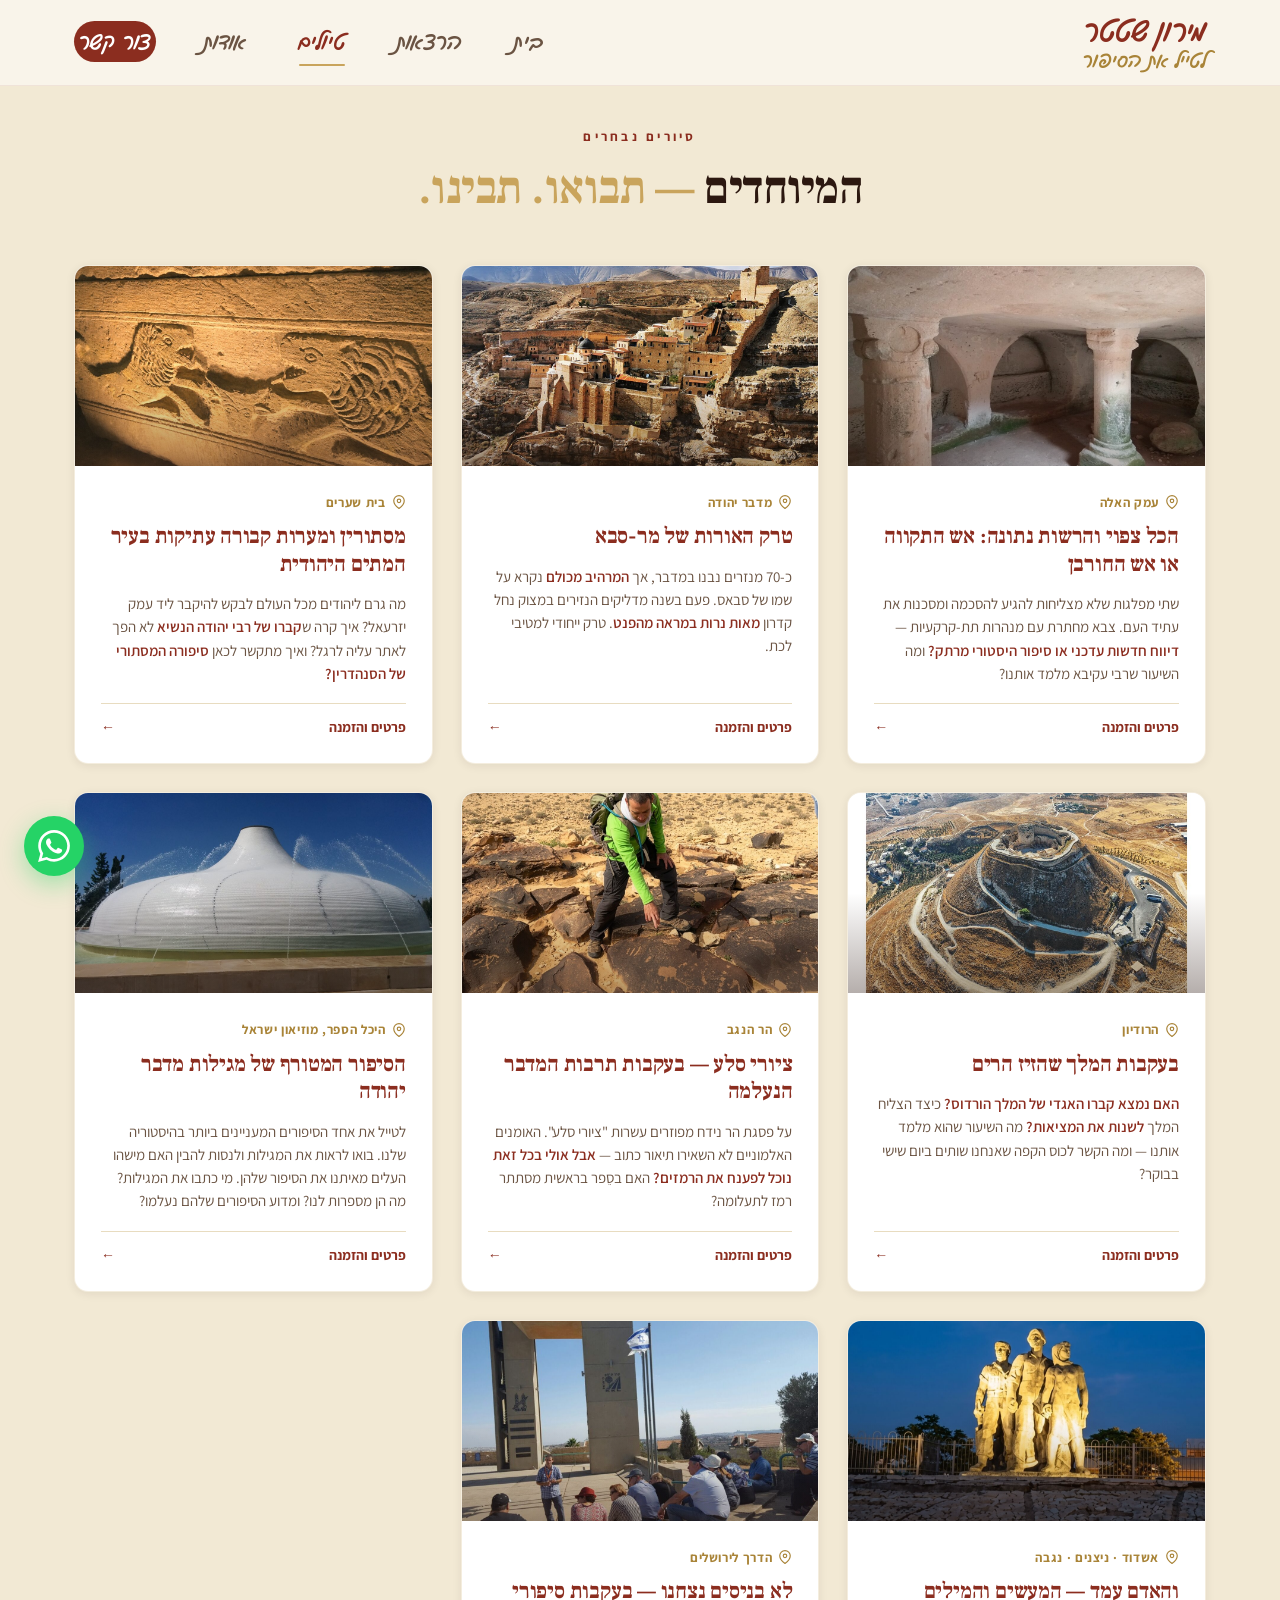
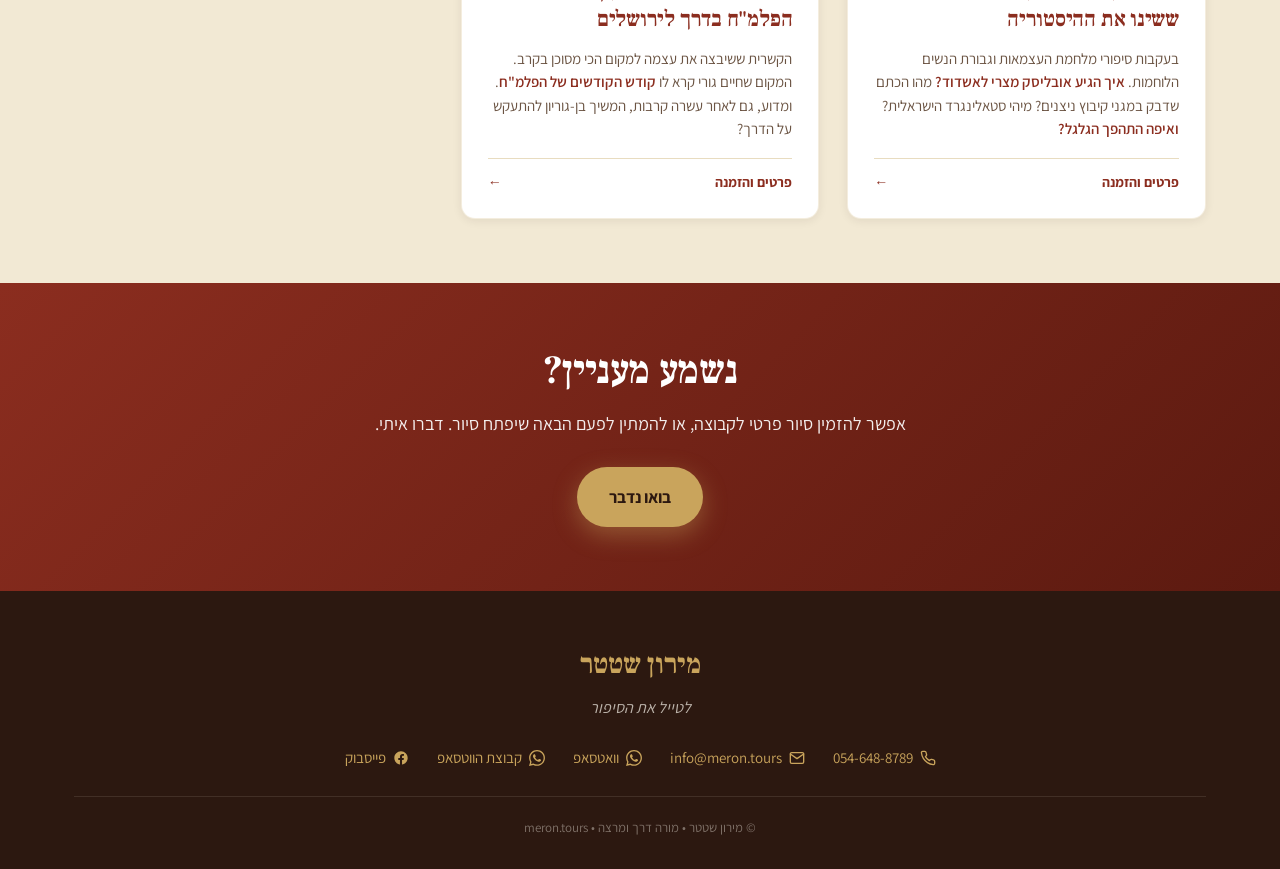
<file: tours/featured.html>
<!doctype html>
<html lang="he" dir="rtl">
<head>
<meta charset="utf-8">
<meta name="viewport" content="width=device-width, initial-scale=1, viewport-fit=cover">
<meta name="description" content="7 סיורים נבחרים עם מורה דרך מירון שטטר - סיפורים, מקומות ודמויות שלא תפגשו בשום מסלול אחר. עמק האלה, מר-סבא, בית שערים, הרודיון ועוד.">
<meta name="theme-color" content="#8B2D1F">
<link rel="icon" type="image/svg+xml" href="/images/favicon.svg">
<link rel="icon" type="image/png" sizes="96x96" href="/images/favicon-96x96.png">
<link rel="shortcut icon" href="/images/favicon.ico">
<title>סיורים נבחרים | מירון שטטר — לטייל את הסיפור</title>

<meta property="og:title" content="סיורים נבחרים | מירון שטטר">
<meta property="og:description" content="7 סיורים נבחרים בעקבות סיפורי הארץ. הסיורים שמייחדים אותי כמורה דרך.">
<meta property="og:type" content="website">
<meta property="og:url" content="https://meron.tours/tours/featured.html">
<meta property="og:image" content="https://meron.tours/images/hero-stage.jpg">
<meta property="og:locale" content="he_IL">

<link rel="preconnect" href="https://fonts.googleapis.com">
<link rel="preconnect" href="https://fonts.gstatic.com" crossorigin>
<link href="https://fonts.googleapis.com/css2?family=Assistant:wght@300;400;600;700;800&family=Frank+Ruhl+Libre:wght@400;500;700;900&display=swap" rel="stylesheet">
<link rel="stylesheet" href="/assets/site.css">
</head>
<body>

<header class="site-header">
  <div class="container">
    <a href="/index.html" class="brand">מירון שטטר<small>לטייל את הסיפור</small></a>
    <nav class="main-nav" aria-label="ראשי">
      <ul>
        <li><a href="/index.html">בית</a></li>
        <li><a href="/lectures.html">הרצאות</a></li>
        <li><a href="/tours.html" class="active">טיולים</a></li>
        <li><a href="/about.html">אודות</a></li>
        <li><a href="../tours.html#contact" class="nav-cta">צור קשר</a></li>
      </ul>
    </nav>
    <button class="mobile-toggle" aria-label="תפריט" onclick="openMobileNav()">
      <svg viewBox="0 0 24 24" fill="none" stroke="currentColor" stroke-width="2.5"><path d="M3 6h18M3 12h18M3 18h18"/></svg>
    </button>
  </div>
</header>

<div class="mobile-nav" id="mobileNav">
  <button class="close-x" aria-label="סגור" onclick="closeMobileNav()"><svg viewBox="0 0 24 24" fill="none" stroke="currentColor" stroke-width="2.5"><path d="M6 6l12 12M18 6L6 18"/></svg></button>
  <a href="/index.html" onclick="closeMobileNav()">בית</a>
  <a href="/lectures.html" onclick="closeMobileNav()">הרצאות</a>
  <a href="/tours.html" class="active" onclick="closeMobileNav()">טיולים</a>
  <a href="/about.html" onclick="closeMobileNav()">אודות</a>
  <a href="../tours.html#contact" onclick="closeMobileNav()">צור קשר</a>
</div>

<section class="section featured-tours" style="padding-top:120px;">
  <div class="container">
    <div class="section-head reveal" style="margin-bottom:48px;">
      <span class="label">סיורים נבחרים</span>
      <h1 style="font-size:clamp(30px,4.5vw,46px); margin:0;">המיוחדים <span style="color:var(--gold);">— תבואו. תבינו.</span></h1>
    </div>
    <div class="featured-grid">

      <!-- 1. אש התקווה -->
      <article class="tour-card reveal">
        <div class="tour-image">
          <img src="/images/tours/tour-emek-haela.jpg" alt="עמק האלה — אש התקווה או אש החורבן" loading="lazy">
        </div>
        <div class="tour-body">
          <span class="tour-location">
            <svg viewBox="0 0 24 24"><path d="M21 10c0 7-9 13-9 13s-9-6-9-13a9 9 0 0 1 18 0z"/><circle cx="12" cy="10" r="3"/></svg>
            עמק האלה
          </span>
          <h3>הכל צפוי והרשות נתונה: אש התקווה או אש החורבן</h3>
          <p class="tour-hook">שתי מפלגות שלא מצליחות להגיע להסכמה ומסכנות את עתיד העם. צבא מחתרת עם מנהרות תת-קרקעיות — <strong>דיווח חדשות עדכני או סיפור היסטורי מרתק?</strong> ומה השיעור שרבי עקיבא מלמד אותנו?</p>
          <a href="../tours.html#contact" class="tour-cta">פרטים והזמנה</a>
        </div>
      </article>

      <!-- 2. טרק האורות של מר-סבא -->
      <article class="tour-card reveal">
        <div class="tour-image">
          <img src="/images/tours/tour-mar-saba.jpg" alt="מדבר יהודה — טרק האורות של מר-סבא" loading="lazy">
        </div>
        <div class="tour-body">
          <span class="tour-location">
            <svg viewBox="0 0 24 24"><path d="M21 10c0 7-9 13-9 13s-9-6-9-13a9 9 0 0 1 18 0z"/><circle cx="12" cy="10" r="3"/></svg>
            מדבר יהודה
          </span>
          <h3>טרק האורות של מר-סבא</h3>
          <p class="tour-hook">כ-70 מנזרים נבנו במדבר, אך <strong>המרהיב מכולם</strong> נקרא על שמו של סבאס. פעם בשנה מדליקים הנזירים במצוק נחל קדרון <strong>מאות נרות במראה מהפנט</strong>. טרק ייחודי למטיבי לכת.</p>
          <a href="../tours.html#contact" class="tour-cta">פרטים והזמנה</a>
        </div>
      </article>

      <!-- 3. בית שערים -->
      <article class="tour-card reveal">
        <div class="tour-image">
          <img src="/images/tours/tour-beit-shearim.jpg" alt="בית שערים — מערות קבורה עתיקות" loading="lazy">
        </div>
        <div class="tour-body">
          <span class="tour-location">
            <svg viewBox="0 0 24 24"><path d="M21 10c0 7-9 13-9 13s-9-6-9-13a9 9 0 0 1 18 0z"/><circle cx="12" cy="10" r="3"/></svg>
            בית שערים
          </span>
          <h3>מסתורין ומערות קבורה עתיקות בעיר המתים היהודית</h3>
          <p class="tour-hook">מה גרם ליהודים מכל העולם לבקש להיקבר ליד עמק יזרעאל? איך קרה ש<strong>קברו של רבי יהודה הנשיא</strong> לא הפך לאתר עליה לרגל? ואיך מתקשר לכאן <strong>סיפורה המסתורי של הסנהדרין?</strong></p>
          <a href="../tours.html#contact" class="tour-cta">פרטים והזמנה</a>
        </div>
      </article>

      <!-- 4. הרודיון -->
      <article class="tour-card reveal">
        <div class="tour-image">
          <img src="/images/tours/tour-herodion.jpg" alt="הרודיון — בעקבות המלך שהזיז הרים" loading="lazy">
        </div>
        <div class="tour-body">
          <span class="tour-location">
            <svg viewBox="0 0 24 24"><path d="M21 10c0 7-9 13-9 13s-9-6-9-13a9 9 0 0 1 18 0z"/><circle cx="12" cy="10" r="3"/></svg>
            הרודיון
          </span>
          <h3>בעקבות המלך שהזיז הרים</h3>
          <p class="tour-hook"><strong>האם נמצא קברו האגדי של המלך הורדוס?</strong> כיצד הצליח המלך <strong>לשנות את המציאות?</strong> מה השיעור שהוא מלמד אותנו — ומה הקשר לכוס הקפה שאנחנו שותים ביום שישי בבוקר?</p>
          <a href="../tours.html#contact" class="tour-cta">פרטים והזמנה</a>
        </div>
      </article>

      <!-- 5. ציורי סלע -->
      <article class="tour-card reveal">
        <div class="tour-image">
          <img src="/images/tours/tour-rock-art.jpg" alt="הר הנגב — ציורי סלע" loading="lazy">
        </div>
        <div class="tour-body">
          <span class="tour-location">
            <svg viewBox="0 0 24 24"><path d="M21 10c0 7-9 13-9 13s-9-6-9-13a9 9 0 0 1 18 0z"/><circle cx="12" cy="10" r="3"/></svg>
            הר הנגב
          </span>
          <h3>ציורי סלע — בעקבות תרבות המדבר הנעלמה</h3>
          <p class="tour-hook">על פסגת הר נידח מפוזרים עשרות "ציורי סלע". האומנים האלמוניים לא השאירו תיאור כתוב — <strong>אבל אולי בכל זאת נוכל לפענח את הרמזים?</strong> האם בסֵפר בראשית מסתתר רמז לתעלומה?</p>
          <a href="../tours.html#contact" class="tour-cta">פרטים והזמנה</a>
        </div>
      </article>

      <!-- 6. מגילות מדבר יהודה -->
      <article class="tour-card reveal">
        <div class="tour-image">
          <img src="/images/tours/tour-shrine-of-book.jpg" alt="היכל הספר, מוזיאון ישראל — מגילות מדבר יהודה" loading="lazy">
        </div>
        <div class="tour-body">
          <span class="tour-location">
            <svg viewBox="0 0 24 24"><path d="M21 10c0 7-9 13-9 13s-9-6-9-13a9 9 0 0 1 18 0z"/><circle cx="12" cy="10" r="3"/></svg>
            היכל הספר, מוזיאון ישראל
          </span>
          <h3>הסיפור המטורף של מגילות מדבר יהודה</h3>
          <p class="tour-hook">לטייל את אחד הסיפורים המעניינים ביותר בהיסטוריה שלנו. בואו לראות את המגילות ולנסות להבין האם מישהו העלים מאיתנו את הסיפור שלהן. מי כתבו את המגילות? מה הן מספרות לנו? ומדוע הסיפורים שלהם נעלמו?</p>
          <a href="../tours.html#contact" class="tour-cta">פרטים והזמנה</a>
        </div>
      </article>

      <!-- 7. והאדם עמד -->
      <article class="tour-card reveal">
        <div class="tour-image">
          <img src="/images/tours/tour-haadam-amad.jpg" alt="אשדוד · ניצנים · נגבה — והאדם עמד" loading="lazy">
        </div>
        <div class="tour-body">
          <span class="tour-location">
            <svg viewBox="0 0 24 24"><path d="M21 10c0 7-9 13-9 13s-9-6-9-13a9 9 0 0 1 18 0z"/><circle cx="12" cy="10" r="3"/></svg>
            אשדוד · ניצנים · נגבה
          </span>
          <h3>והאדם עמד — המעשים והמילים ששינו את ההיסטוריה</h3>
          <p class="tour-hook">בעקבות סיפורי מלחמת העצמאות וגבורת הנשים הלוחמות. <strong>איך הגיע אובליסק מצרי לאשדוד?</strong> מהו הכתם שדבק במגני קיבוץ ניצנים? מיהי סטאלינגרד הישראלית? <strong>ואיפה התהפך הגלגל?</strong></p>
          <a href="../tours.html#contact" class="tour-cta">פרטים והזמנה</a>
        </div>
      </article>

      <!-- 8. לא בניסים נצחנו -->
      <article class="tour-card reveal">
        <div class="tour-image">
          <img src="/images/tours/tour-palmach.jpg" alt="הדרך לירושלים — בעקבות סיפורי הפלמ&quot;ח" loading="lazy">
        </div>
        <div class="tour-body">
          <span class="tour-location">
            <svg viewBox="0 0 24 24"><path d="M21 10c0 7-9 13-9 13s-9-6-9-13a9 9 0 0 1 18 0z"/><circle cx="12" cy="10" r="3"/></svg>
            הדרך לירושלים
          </span>
          <h3>לא בניסים נצחנו — בעקבות סיפורי הפלמ"ח בדרך לירושלים</h3>
          <p class="tour-hook">הקשרית ששיבצה את עצמה למקום הכי מסוכן בקרב. המקום שחיים גורי קרא לו <strong>קודש הקודשים של הפלמ"ח</strong>. ומדוע, גם לאחר עשרה קרבות, המשיך בן-גוריון להתעקש על הדרך?</p>
          <a href="../tours.html#contact" class="tour-cta">פרטים והזמנה</a>
        </div>
      </article>

    </div>
  </div>
</section>

<section class="cat-cta-band">
  <div class="container">
    <h2>נשמע מעניין?</h2>
    <p>אפשר להזמין סיור פרטי לקבוצה, או להמתין לפעם הבאה שיפתח סיור. דברו איתי.</p>
    <a href="../tours.html#contact" class="btn btn-primary">בואו נדבר</a>
  </div>
</section>

<footer class="site-footer">
  <div class="container">
    <div class="footer-brand">מירון שטטר</div>
    <div class="footer-tagline">לטייל את הסיפור</div>
    <div class="footer-contact-row">
      <a href="tel:+972546488789"><svg viewBox="0 0 24 24" fill="none" stroke="currentColor" stroke-width="2" stroke-linecap="round" stroke-linejoin="round"><path d="M22 16.92v3a2 2 0 0 1-2.18 2 19.79 19.79 0 0 1-8.63-3.07 19.5 19.5 0 0 1-6-6 19.79 19.79 0 0 1-3.07-8.67A2 2 0 0 1 4.11 2h3a2 2 0 0 1 2 1.72 12.84 12.84 0 0 0 .7 2.81 2 2 0 0 1-.45 2.11L8.09 9.91a16 16 0 0 0 6 6l1.27-1.27a2 2 0 0 1 2.11-.45 12.84 12.84 0 0 0 2.81.7A2 2 0 0 1 22 16.92z"/></svg>054-648-8789</a>
      <a href="mailto:info@meron.tours"><svg viewBox="0 0 24 24" fill="none" stroke="currentColor" stroke-width="2" stroke-linecap="round" stroke-linejoin="round"><path d="M4 4h16c1.1 0 2 .9 2 2v12c0 1.1-.9 2-2 2H4c-1.1 0-2-.9-2-2V6c0-1.1.9-2 2-2z"/><path d="M22 6l-10 7L2 6"/></svg>info@meron.tours</a>
      <a href="https://wa.me/972546488789" target="_blank" rel="noopener"><svg viewBox="0 0 24 24" fill="currentColor"><path d="M.057 24l1.687-6.163c-1.041-1.804-1.588-3.849-1.587-5.946.003-6.556 5.338-11.891 11.893-11.891 3.181.001 6.167 1.24 8.413 3.488 2.245 2.248 3.481 5.236 3.48 8.414-.003 6.557-5.338 11.892-11.893 11.892-1.99-.001-3.951-.5-5.688-1.448L.057 24zm6.597-3.807c1.676.995 3.276 1.591 5.392 1.592 5.448 0 9.886-4.434 9.889-9.885.002-5.462-4.415-9.89-9.881-9.892-5.452 0-9.887 4.434-9.889 9.884-.001 2.225.651 3.891 1.746 5.634l-.999 3.648 3.742-.981zm11.387-5.464c-.074-.124-.272-.198-.57-.347-.297-.149-1.758-.868-2.031-.967-.272-.099-.47-.149-.669.149-.198.297-.768.967-.941 1.165-.173.198-.347.223-.644.074-.297-.149-1.255-.462-2.39-1.475-.883-.788-1.48-1.761-1.653-2.059-.173-.297-.018-.458.13-.606.134-.133.297-.347.446-.521.151-.172.2-.296.3-.495.099-.198.05-.372-.025-.521-.075-.148-.669-1.611-.916-2.206-.242-.579-.487-.501-.669-.51l-.57-.01c-.198 0-.52.074-.792.372s-1.04 1.016-1.04 2.479 1.065 2.876 1.213 3.074c.149.198 2.095 3.2 5.076 4.487.709.306 1.263.489 1.694.626.712.226 1.36.194 1.872.118.571-.085 1.758-.719 2.006-1.413.248-.695.248-1.29.173-1.414z"/></svg>וואטסאפ</a>
      <a href="https://chat.whatsapp.com/Le1DZuD92veIudZApJD2sp" target="_blank" rel="noopener"><svg viewBox="0 0 24 24" fill="currentColor"><path d="M.057 24l1.687-6.163c-1.041-1.804-1.588-3.849-1.587-5.946.003-6.556 5.338-11.891 11.893-11.891 3.181.001 6.167 1.24 8.413 3.488 2.245 2.248 3.481 5.236 3.48 8.414-.003 6.557-5.338 11.892-11.893 11.892-1.99-.001-3.951-.5-5.688-1.448L.057 24zm6.597-3.807c1.676.995 3.276 1.591 5.392 1.592 5.448 0 9.886-4.434 9.889-9.885.002-5.462-4.415-9.89-9.881-9.892-5.452 0-9.887 4.434-9.889 9.884-.001 2.225.651 3.891 1.746 5.634l-.999 3.648 3.742-.981zm11.387-5.464c-.074-.124-.272-.198-.57-.347-.297-.149-1.758-.868-2.031-.967-.272-.099-.47-.149-.669.149-.198.297-.768.967-.941 1.165-.173.198-.347.223-.644.074-.297-.149-1.255-.462-2.39-1.475-.883-.788-1.48-1.761-1.653-2.059-.173-.297-.018-.458.13-.606.134-.133.297-.347.446-.521.151-.172.2-.296.3-.495.099-.198.05-.372-.025-.521-.075-.148-.669-1.611-.916-2.206-.242-.579-.487-.501-.669-.51l-.57-.01c-.198 0-.52.074-.792.372s-1.04 1.016-1.04 2.479 1.065 2.876 1.213 3.074c.149.198 2.095 3.2 5.076 4.487.709.306 1.263.489 1.694.626.712.226 1.36.194 1.872.118.571-.085 1.758-.719 2.006-1.413.248-.695.248-1.29.173-1.414z"/></svg>קבוצת הווטסאפ</a>
      <a href="https://www.facebook.com/meron.tours" target="_blank" rel="noopener"><svg viewBox="0 0 24 24" fill="currentColor"><path d="M22 12c0-5.523-4.477-10-10-10S2 6.477 2 12c0 4.991 3.657 9.128 8.438 9.879v-6.988h-2.54V12h2.54V9.797c0-2.506 1.492-3.89 3.777-3.89 1.094 0 2.238.195 2.238.195v2.46h-1.26c-1.243 0-1.63.771-1.63 1.562V12h2.773l-.443 2.891h-2.33v6.988C18.343 21.128 22 16.991 22 12z"/></svg>פייסבוק</a>
    </div>
    <div class="footer-copy">© מירון שטטר • מורה דרך ומרצה • meron.tours</div>
  </div>
</footer>

<a href="https://wa.me/972546488789" class="whatsapp-float" target="_blank" rel="noopener" aria-label="פתח וואטסאפ">
  <svg viewBox="0 0 24 24"><path d="M.057 24l1.687-6.163c-1.041-1.804-1.588-3.849-1.587-5.946.003-6.556 5.338-11.891 11.893-11.891 3.181.001 6.167 1.24 8.413 3.488 2.245 2.248 3.481 5.236 3.48 8.414-.003 6.557-5.338 11.892-11.893 11.892-1.99-.001-3.951-.5-5.688-1.448L.057 24zm6.597-3.807c1.676.995 3.276 1.591 5.392 1.592 5.448 0 9.886-4.434 9.889-9.885.002-5.462-4.415-9.89-9.881-9.892-5.452 0-9.887 4.434-9.889 9.884-.001 2.225.651 3.891 1.746 5.634l-.999 3.648 3.742-.981zm11.387-5.464c-.074-.124-.272-.198-.57-.347-.297-.149-1.758-.868-2.031-.967-.272-.099-.47-.149-.669.149-.198.297-.768.967-.941 1.165-.173.198-.347.223-.644.074-.297-.149-1.255-.462-2.39-1.475-.883-.788-1.48-1.761-1.653-2.059-.173-.297-.018-.458.13-.606.134-.133.297-.347.446-.521.151-.172.2-.296.3-.495.099-.198.05-.372-.025-.521-.075-.148-.669-1.611-.916-2.206-.242-.579-.487-.501-.669-.51l-.57-.01c-.198 0-.52.074-.792.372s-1.04 1.016-1.04 2.479 1.065 2.876 1.213 3.074c.149.198 2.095 3.2 5.076 4.487.709.306 1.263.489 1.694.626.712.226 1.36.194 1.872.118.571-.085 1.758-.719 2.006-1.413.248-.695.248-1.29.173-1.414z"/></svg>
</a>

<script src="/assets/site.js"></script>
<script>
(function(){
  document.addEventListener('copy',        function(e){ e.preventDefault(); });
  document.addEventListener('cut',         function(e){ e.preventDefault(); });
  document.addEventListener('contextmenu', function(e){ e.preventDefault(); });
  document.addEventListener('keydown', function(e){
    var k = e.key ? e.key.toLowerCase() : '';
    if ((e.ctrlKey || e.metaKey) && ['c','x','a','u','s','p'].includes(k)) e.preventDefault();
    if (e.key === 'F12') e.preventDefault();
  });
  document.body.style.userSelect = 'none';
  document.body.style.webkitUserSelect = 'none';
})();
</script>
</body>
</html>
</file>
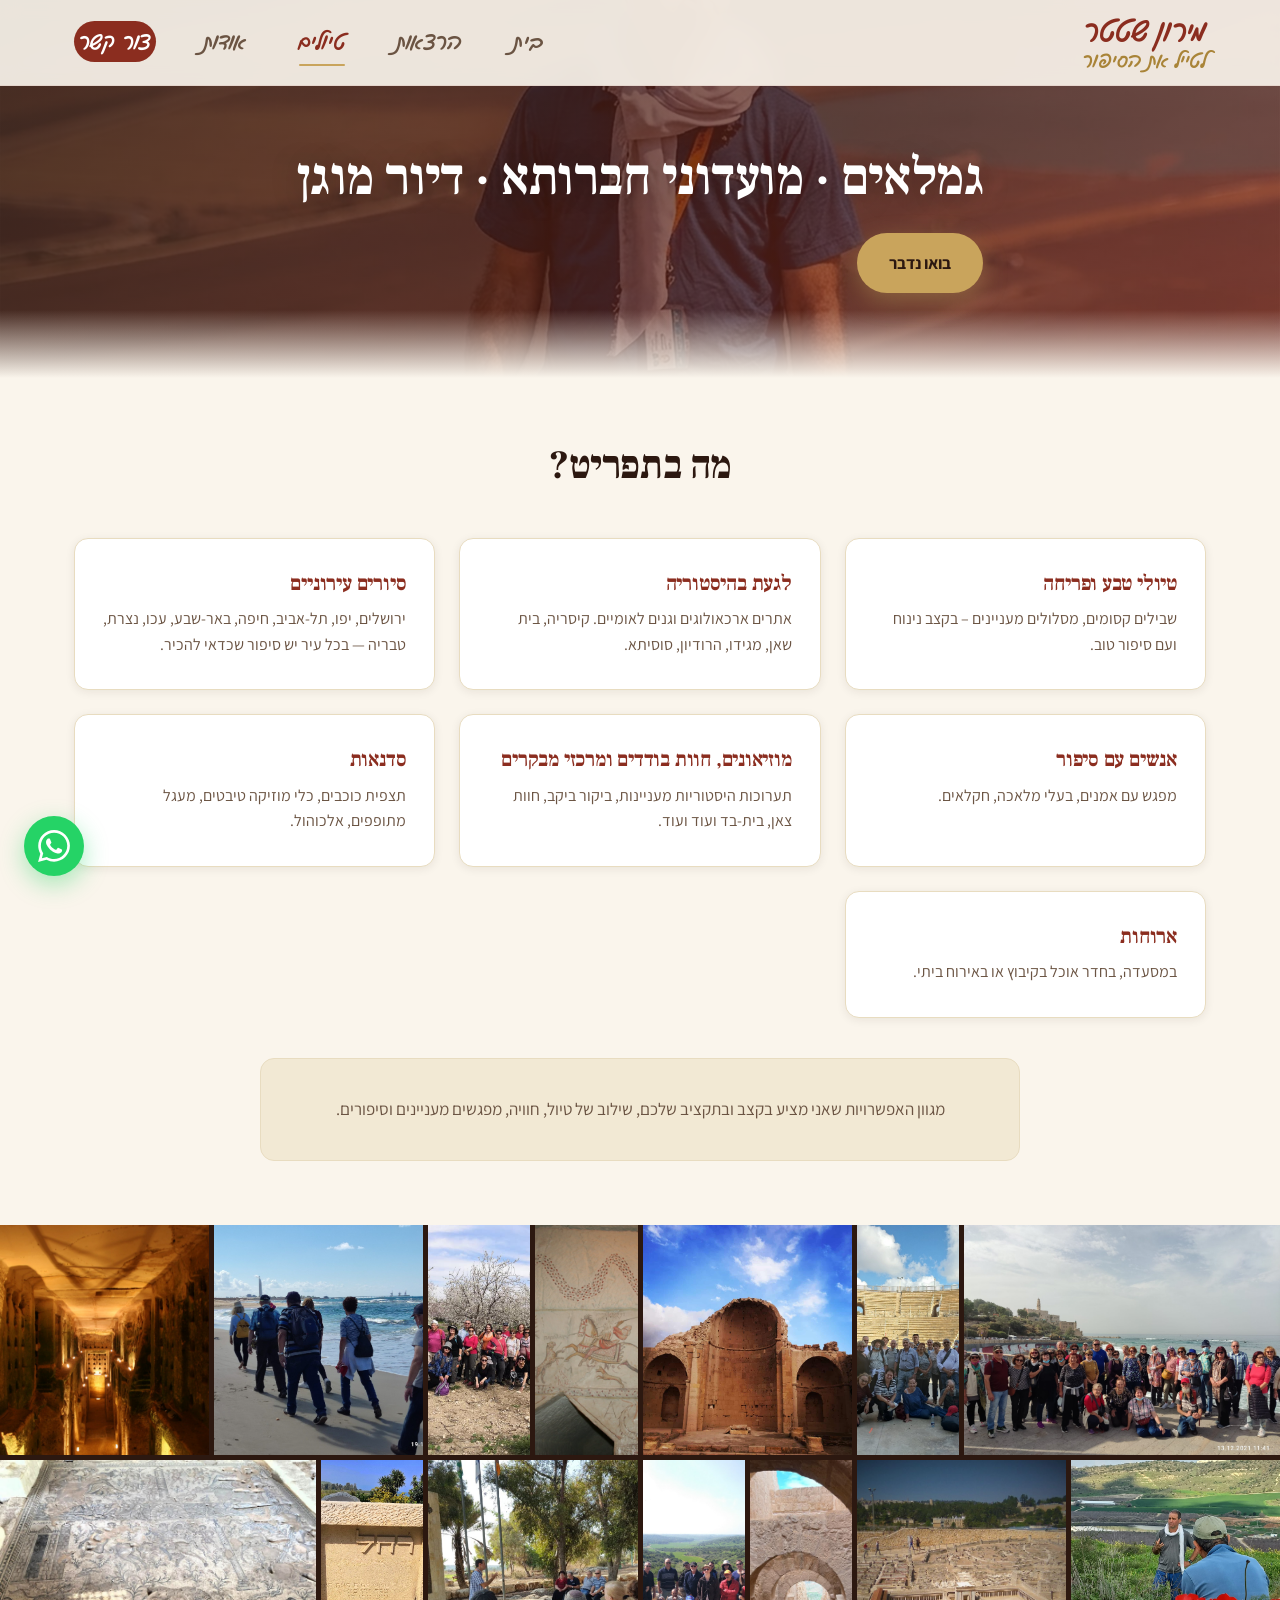
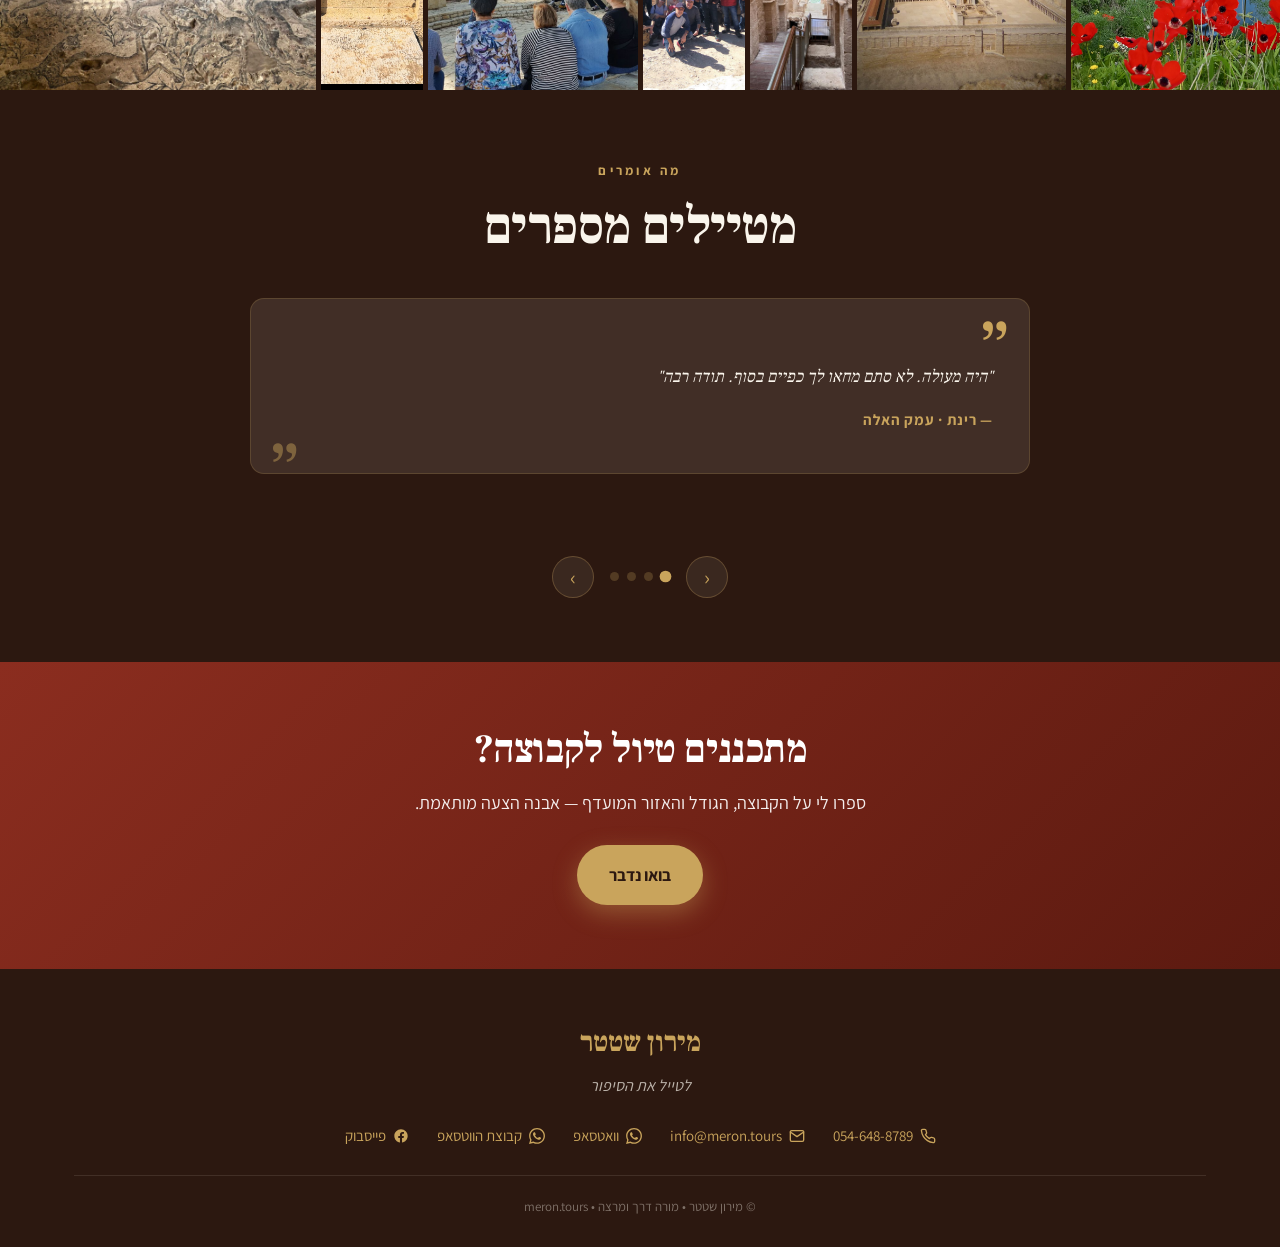
<file: tours/seniors.html>
<!doctype html>
<html lang="he" dir="rtl">
<head>
<meta charset="utf-8">
<meta name="viewport" content="width=device-width, initial-scale=1, viewport-fit=cover">
<meta name="description" content="טיולים לגמלאים, מועדוני חברותא ודיור מוגן — בקצב ובתקציב שלכם. טיול, חוויה, מפגשים וסיפורים.">
<meta name="theme-color" content="#8B2D1F">
<link rel="icon" type="image/svg+xml" href="/images/favicon.svg">
<link rel="icon" type="image/png" sizes="96x96" href="/images/favicon-96x96.png">
<link rel="shortcut icon" href="/images/favicon.ico">
<title>טיולים לגמלאים | מירון שטטר</title>
<meta property="og:title" content="טיולים לגמלאים | מירון שטטר">
<meta property="og:description" content="גמלאים, מועדוני חברותא ודיור מוגן — טיולים בקצב ובתקציב שלכם.">
<meta property="og:type" content="website">
<meta property="og:url" content="https://meron.tours/tours/seniors.html">
<meta property="og:image" content="https://meron.tours/images/hero-stage.jpg">
<meta property="og:locale" content="he_IL">
<link rel="preconnect" href="https://fonts.googleapis.com">
<link rel="preconnect" href="https://fonts.gstatic.com" crossorigin>
<link href="https://fonts.googleapis.com/css2?family=Assistant:wght@300;400;600;700;800&family=Frank+Ruhl+Libre:wght@400;500;700;900&display=swap" rel="stylesheet">
<link rel="stylesheet" href="/assets/site.css">
</head>
<body>

<header class="site-header">
  <div class="container">
    <a href="/index.html" class="brand">מירון שטטר<small>לטייל את הסיפור</small></a>
    <nav class="main-nav" aria-label="ראשי">
      <ul>
        <li><a href="/index.html">בית</a></li>
        <li><a href="/lectures.html">הרצאות</a></li>
        <li><a href="/tours.html" class="active">טיולים</a></li>
        <li><a href="/about.html">אודות</a></li>
        <li><a href="../tours.html#contact" class="nav-cta">צור קשר</a></li>
      </ul>
    </nav>
    <button class="mobile-toggle" aria-label="תפריט" onclick="openMobileNav()">
      <svg viewBox="0 0 24 24" fill="none" stroke="currentColor" stroke-width="2.5"><path d="M3 6h18M3 12h18M3 18h18"/></svg>
    </button>
  </div>
</header>

<div class="mobile-nav" id="mobileNav">
  <button class="close-x" aria-label="סגור" onclick="closeMobileNav()"><svg viewBox="0 0 24 24" fill="none" stroke="currentColor" stroke-width="2.5"><path d="M6 6l12 12M18 6L6 18"/></svg></button>
  <a href="/index.html" onclick="closeMobileNav()">בית</a>
  <a href="/lectures.html" onclick="closeMobileNav()">הרצאות</a>
  <a href="/tours.html" class="active" onclick="closeMobileNav()">טיולים</a>
  <a href="/about.html" onclick="closeMobileNav()">אודות</a>
  <a href="../tours.html#contact" onclick="closeMobileNav()">צור קשר</a>
</div>

<!-- Hero -->
<section class="hero hero-short" style="background-image: linear-gradient(135deg, rgba(44,24,16,0.82) 0%, rgba(139,45,31,0.62) 100%), url('/images/tours/hero-tours.jpg'); min-height: 42vh; padding: 110px 0 44px;">
  <div class="container">
    <h1 style="font-size: clamp(26px, 5vw, 52px); margin-bottom: 28px;">גמלאים · מועדוני חברותא · דיור מוגן</h1>
    <div class="hero-ctas">
      <a href="../tours.html#contact" class="btn btn-primary">בואו נדבר</a>
    </div>
  </div>
</section>

<!-- Options -->
<section class="section cat-options">
  <div class="container">
    <div class="cat-options-head reveal">
      <h2>מה בתפריט?</h2>
    </div>
    <div class="options-grid">
      <div class="option-card reveal">
        <h3>טיולי טבע ופריחה</h3>
        <p>שבילים קסומים, מסלולים מעניינים – בקצב נינוח ועם סיפור טוב.</p>
      </div>
      <div class="option-card reveal">
        <h3>לגעת בהיסטוריה</h3>
        <p>אתרים ארכאולוגים וגנים לאומיים. קיסריה, בית שאן, מגידו, הרודיון, סוסיתא.</p>
      </div>
      <div class="option-card reveal">
        <h3>סיורים עירוניים</h3>
        <p>ירושלים, יפו, תל-אביב, חיפה, באר-שבע, עכו, נצרת, טבריה — בכל עיר יש סיפור שכדאי להכיר.</p>
      </div>
      <div class="option-card reveal">
        <h3>אנשים עם סיפור</h3>
        <p>מפגש עם אמנים, בעלי מלאכה, חקלאים.</p>
      </div>
      <div class="option-card reveal">
        <h3>מוזיאונים, חוות בודדים ומרכזי מבקרים</h3>
        <p>תערוכות היסטוריות מעניינות, ביקור ביקב, חוות צאן, בית-בד ועוד ועוד.</p>
      </div>
      <div class="option-card reveal">
        <h3>סדנאות</h3>
        <p>תצפית כוכבים, כלי מוזיקה טיבטים, מעגל מתופפים, אלכוהול.</p>
      </div>
      <div class="option-card reveal">
        <h3>ארוחות</h3>
        <p>במסעדה, בחדר אוכל בקיבוץ או באירוח ביתי.</p>
      </div>
    </div>
    <div class="cat-approach reveal">
      <p>מגוון האפשרויות שאני מציע בקצב ובתקציב שלכם, שילוב של טיול, חוויה, מפגשים מעניינים וסיפורים.</p>
    </div>
  </div>
</section>

<!-- Gallery -->
<section class="cat-gallery">
  <div class="gallery-2row">
    <div class="gallery-2row-item" style="grid-column: span 3; grid-row: 1;">
      <img src="/images/tours/seniors/01-sen05.jpg" alt="טיול גמלאים" loading="lazy">
    </div>
    <div class="gallery-2row-item" style="grid-column: span 1; grid-row: 1;">
      <img src="/images/tours/seniors/02-sen03.jpg" alt="סיור קבוצתי" loading="lazy">
    </div>
    <div class="gallery-2row-item" style="grid-column: span 2; grid-row: 1;">
      <img src="/images/tours/seniors/03-sen-shivta-01.jpg" alt="שבטה" loading="lazy">
    </div>
    <div class="gallery-2row-item" style="grid-column: span 1; grid-row: 1;">
      <img src="/images/tours/seniors/04-sen-emek-haela-02.jpg" alt="עמק האלה" loading="lazy">
    </div>
    <div class="gallery-2row-item" style="grid-column: span 1; grid-row: 1;">
      <img src="/images/tours/seniors/05-sen-netiv04.jpg" alt="נתיב" loading="lazy">
    </div>
    <div class="gallery-2row-item" style="grid-column: span 2; grid-row: 1;">
      <img src="/images/tours/seniors/06-sen10.jpg" alt="טיול אתרים" loading="lazy">
    </div>
    <div class="gallery-2row-item" style="grid-column: span 2; grid-row: 1;">
      <img src="/images/tours/seniors/07-sen-emek-haela-04.jpg" alt="עמק האלה" loading="lazy">
    </div>
    <div class="gallery-2row-item" style="grid-column: span 2; grid-row: 2;">
      <img src="/images/tours/seniors/08-sen-netiv03.jpg" alt="נתיב הלאה" loading="lazy">
    </div>
    <div class="gallery-2row-item" style="grid-column: span 2; grid-row: 2;">
      <img src="/images/tours/seniors/09-sen-jerus-museum-01.jpg" alt="מוזיאון ישראל" loading="lazy">
    </div>
    <div class="gallery-2row-item" style="grid-column: span 1; grid-row: 2;">
      <img src="/images/tours/seniors/10-sen-herodyon-02.jpg" alt="הרודיון" loading="lazy">
    </div>
    <div class="gallery-2row-item" style="grid-column: span 1; grid-row: 2;">
      <img src="/images/tours/seniors/11-sen-emek-haela-01.jpg" alt="עמק האלה" loading="lazy">
    </div>
    <div class="gallery-2row-item" style="grid-column: span 2; grid-row: 2;">
      <img src="/images/tours/seniors/12-sen01.jpeg" alt="קבוצת גמלאים" loading="lazy">
    </div>
    <div class="gallery-2row-item" style="grid-column: span 1; grid-row: 2;">
      <img src="/images/tours/seniors/13-sen-tybiras-02.jpg" alt="טבריה" loading="lazy">
    </div>
    <div class="gallery-2row-item" style="grid-column: span 3; grid-row: 2;">
      <img src="/images/tours/seniors/14-sen-zipori.jpg" alt="ציפורי" loading="lazy">
    </div>
  </div>
</section>

<!-- Testimonials -->
<section class="section testimonials">
  <div class="container">
    <div class="section-head reveal">
      <span class="label">מה אומרים</span>
      <h2>מטיילים מספרים</h2>
    </div>
    <div class="testimonial-carousel" id="seniorsCarousel" style="max-width: 780px; margin-inline: auto;">
      <div class="carousel-track">
      <div class="testimonial-slide active">
        <div class="testimonial">
          <p>"היה מעולה. לא סתם מחאו לך כפיים בסוף. תודה רבה"</p>
          <div class="author">רינת · עמק האלה</div>
        </div>
      </div>
      <div class="testimonial-slide">
        <div class="testimonial">
          <p>"ממליץ מאד, היינו בסיור השבוע. בדיוק כמו בכותרת: טיילנו את הסיפור, חוויה מומלצת!"</p>
          <div class="author">פיני · היכל הספר, מוזיאון ישראל</div>
        </div>
      </div>
      <div class="testimonial-slide">
        <div class="testimonial">
          <p>"לטייל סיפורים עם מירון זו חוויה אחרת: כמו לקרוא סיפור בקריאה משותפת עם תוספת &#39;אביזרים להמחשה&#39;. כל אירוע שזור בקודמו ומתחבר לבא אחריו — ובסוף הלא ייאמן קורה וכל הפרטים מתחברים לידי סיפור אחד היסטורי ומשמעותי. חוויה לכל אחד!"</p>
          <div class="author">מיכל · היכל הספר, מוזיאון ישראל</div>
        </div>
      </div>
      <div class="testimonial-slide">
        <div class="testimonial">
          <p>"סיור נהדר! מירון רקם סיפור עשיר בפרטים ובידע והצליח להעביר לנו את גודל האירוע של מציאת המגילות וכיצד הן קשורות לסיפור של העם היהודי. ממליצה!"</p>
          <div class="author">שרית · היכל הספר, מוזיאון ישראל</div>
        </div>
      </div>
      </div><!-- /carousel-track -->
      <div class="carousel-footer">
        <button class="carousel-btn carousel-prev" aria-label="הקודם">&#8249;</button>
        <div class="carousel-dots">
          <button class="carousel-dot active" aria-label="המלצה 1"></button>
          <button class="carousel-dot" aria-label="המלצה 2"></button>
          <button class="carousel-dot" aria-label="המלצה 3"></button>
          <button class="carousel-dot" aria-label="המלצה 4"></button>
        </div>
        <button class="carousel-btn carousel-next" aria-label="הבא">&#8250;</button>
      </div>
    </div>
  </div>
</section>

<!-- CTA -->
<section class="cat-cta-band">
  <div class="container">
    <h2>מתכננים טיול לקבוצה?</h2>
    <p>ספרו לי על הקבוצה, הגודל והאזור המועדף — אבנה הצעה מותאמת.</p>
    <a href="../tours.html#contact" class="btn btn-primary">בואו נדבר</a>
  </div>
</section>

<footer class="site-footer">
  <div class="container">
    <div class="footer-brand">מירון שטטר</div>
    <div class="footer-tagline">לטייל את הסיפור</div>
    <div class="footer-contact-row">
      <a href="tel:+972546488789"><svg viewBox="0 0 24 24" fill="none" stroke="currentColor" stroke-width="2" stroke-linecap="round" stroke-linejoin="round"><path d="M22 16.92v3a2 2 0 0 1-2.18 2 19.79 19.79 0 0 1-8.63-3.07 19.5 19.5 0 0 1-6-6 19.79 19.79 0 0 1-3.07-8.67A2 2 0 0 1 4.11 2h3a2 2 0 0 1 2 1.72 12.84 12.84 0 0 0 .7 2.81 2 2 0 0 1-.45 2.11L8.09 9.91a16 16 0 0 0 6 6l1.27-1.27a2 2 0 0 1 2.11-.45 12.84 12.84 0 0 0 2.81.7A2 2 0 0 1 22 16.92z"/></svg>054-648-8789</a>
      <a href="mailto:info@meron.tours"><svg viewBox="0 0 24 24" fill="none" stroke="currentColor" stroke-width="2" stroke-linecap="round" stroke-linejoin="round"><path d="M4 4h16c1.1 0 2 .9 2 2v12c0 1.1-.9 2-2 2H4c-1.1 0-2-.9-2-2V6c0-1.1.9-2 2-2z"/><path d="M22 6l-10 7L2 6"/></svg>info@meron.tours</a>
      <a href="https://wa.me/972546488789" target="_blank" rel="noopener"><svg viewBox="0 0 24 24" fill="currentColor"><path d="M.057 24l1.687-6.163c-1.041-1.804-1.588-3.849-1.587-5.946.003-6.556 5.338-11.891 11.893-11.891 3.181.001 6.167 1.24 8.413 3.488 2.245 2.248 3.481 5.236 3.48 8.414-.003 6.557-5.338 11.892-11.893 11.892-1.99-.001-3.951-.5-5.688-1.448L.057 24zm6.597-3.807c1.676.995 3.276 1.591 5.392 1.592 5.448 0 9.886-4.434 9.889-9.885.002-5.462-4.415-9.89-9.881-9.892-5.452 0-9.887 4.434-9.889 9.884-.001 2.225.651 3.891 1.746 5.634l-.999 3.648 3.742-.981zm11.387-5.464c-.074-.124-.272-.198-.57-.347-.297-.149-1.758-.868-2.031-.967-.272-.099-.47-.149-.669.149-.198.297-.768.967-.941 1.165-.173.198-.347.223-.644.074-.297-.149-1.255-.462-2.39-1.475-.883-.788-1.48-1.761-1.653-2.059-.173-.297-.018-.458.13-.606.134-.133.297-.347.446-.521.151-.172.2-.296.3-.495.099-.198.05-.372-.025-.521-.075-.148-.669-1.611-.916-2.206-.242-.579-.487-.501-.669-.51l-.57-.01c-.198 0-.52.074-.792.372s-1.04 1.016-1.04 2.479 1.065 2.876 1.213 3.074c.149.198 2.095 3.2 5.076 4.487.709.306 1.263.489 1.694.626.712.226 1.36.194 1.872.118.571-.085 1.758-.719 2.006-1.413.248-.695.248-1.29.173-1.414z"/></svg>וואטסאפ</a>
      <a href="https://chat.whatsapp.com/Le1DZuD92veIudZApJD2sp" target="_blank" rel="noopener"><svg viewBox="0 0 24 24" fill="currentColor"><path d="M.057 24l1.687-6.163c-1.041-1.804-1.588-3.849-1.587-5.946.003-6.556 5.338-11.891 11.893-11.891 3.181.001 6.167 1.24 8.413 3.488 2.245 2.248 3.481 5.236 3.48 8.414-.003 6.557-5.338 11.892-11.893 11.892-1.99-.001-3.951-.5-5.688-1.448L.057 24zm6.597-3.807c1.676.995 3.276 1.591 5.392 1.592 5.448 0 9.886-4.434 9.889-9.885.002-5.462-4.415-9.89-9.881-9.892-5.452 0-9.887 4.434-9.889 9.884-.001 2.225.651 3.891 1.746 5.634l-.999 3.648 3.742-.981zm11.387-5.464c-.074-.124-.272-.198-.57-.347-.297-.149-1.758-.868-2.031-.967-.272-.099-.47-.149-.669.149-.198.297-.768.967-.941 1.165-.173.198-.347.223-.644.074-.297-.149-1.255-.462-2.39-1.475-.883-.788-1.48-1.761-1.653-2.059-.173-.297-.018-.458.13-.606.134-.133.297-.347.446-.521.151-.172.2-.296.3-.495.099-.198.05-.372-.025-.521-.075-.148-.669-1.611-.916-2.206-.242-.579-.487-.501-.669-.51l-.57-.01c-.198 0-.52.074-.792.372s-1.04 1.016-1.04 2.479 1.065 2.876 1.213 3.074c.149.198 2.095 3.2 5.076 4.487.709.306 1.263.489 1.694.626.712.226 1.36.194 1.872.118.571-.085 1.758-.719 2.006-1.413.248-.695.248-1.29.173-1.414z"/></svg>קבוצת הווטסאפ</a>
      <a href="https://www.facebook.com/meron.tours" target="_blank" rel="noopener"><svg viewBox="0 0 24 24" fill="currentColor"><path d="M22 12c0-5.523-4.477-10-10-10S2 6.477 2 12c0 4.991 3.657 9.128 8.438 9.879v-6.988h-2.54V12h2.54V9.797c0-2.506 1.492-3.89 3.777-3.89 1.094 0 2.238.195 2.238.195v2.46h-1.26c-1.243 0-1.63.771-1.63 1.562V12h2.773l-.443 2.891h-2.33v6.988C18.343 21.128 22 16.991 22 12z"/></svg>פייסבוק</a>
    </div>
    <div class="footer-copy">
      © מירון שטטר • מורה דרך ומרצה • meron.tours
    </div>
  </div>
</footer>

<a href="https://wa.me/972546488789?text=%D7%94%D7%99%D7%99%20%D7%9E%D7%99%D7%A8%D7%95%D7%9F" class="whatsapp-float" target="_blank" rel="noopener" aria-label="פתח וואטסאפ">
  <svg viewBox="0 0 24 24"><path d="M.057 24l1.687-6.163c-1.041-1.804-1.588-3.849-1.587-5.946.003-6.556 5.338-11.891 11.893-11.891 3.181.001 6.167 1.24 8.413 3.488 2.245 2.248 3.481 5.236 3.48 8.414-.003 6.557-5.338 11.892-11.893 11.892-1.99-.001-3.951-.5-5.688-1.448L.057 24zm6.597-3.807c1.676.995 3.276 1.591 5.392 1.592 5.448 0 9.886-4.434 9.889-9.885.002-5.462-4.415-9.89-9.881-9.892-5.452 0-9.887 4.434-9.889 9.884-.001 2.225.651 3.891 1.746 5.634l-.999 3.648 3.742-.981zm11.387-5.464c-.074-.124-.272-.198-.57-.347-.297-.149-1.758-.868-2.031-.967-.272-.099-.47-.149-.669.149-.198.297-.768.967-.941 1.165-.173.198-.347.223-.644.074-.297-.149-1.255-.462-2.39-1.475-.883-.788-1.48-1.761-1.653-2.059-.173-.297-.018-.458.13-.606.134-.133.297-.347.446-.521.151-.172.2-.296.3-.495.099-.198.05-.372-.025-.521-.075-.148-.669-1.611-.916-2.206-.242-.579-.487-.501-.669-.51l-.57-.01c-.198 0-.52.074-.792.372s-1.04 1.016-1.04 2.479 1.065 2.876 1.213 3.074c.149.198 2.095 3.2 5.076 4.487.709.306 1.263.489 1.694.626.712.226 1.36.194 1.872.118.571-.085 1.758-.719 2.006-1.413.248-.695.248-1.29.173-1.414z"/></svg>
</a>

<script src="/assets/site.js"></script>
<script>
(function() {
  var carousel = document.getElementById('seniorsCarousel');
  if (!carousel) return;
  var slides = carousel.querySelectorAll('.testimonial-slide');
  var dots   = carousel.querySelectorAll('.carousel-dot');
  var total  = slides.length;
  var cur    = 0, timer;
  function goTo(n, dir) {
    var ec = dir === 'left' ? 'slide-from-left' : 'slide-from-right';
    slides[cur].classList.remove('active'); dots[cur].classList.remove('active');
    cur = (n + total) % total;
    slides[cur].classList.add(ec, 'active'); dots[cur].classList.add('active');
    slides[cur].addEventListener('animationend', function(){ slides[cur].classList.remove(ec); }, { once: true });
  }
  function start() { timer = setInterval(function(){ goTo(cur + 1, 'right'); }, 5000); }
  function reset() { clearInterval(timer); start(); }
  carousel.querySelector('.carousel-prev').addEventListener('click', function(){ goTo(cur - 1, 'left'); reset(); });
  carousel.querySelector('.carousel-next').addEventListener('click', function(){ goTo(cur + 1, 'right'); reset(); });
  dots.forEach(function(d, i){ d.addEventListener('click', function(){ goTo(i, i > cur ? 'right' : 'left'); reset(); }); });
  carousel.addEventListener('mouseenter', function(){ clearInterval(timer); });
  carousel.addEventListener('mouseleave', start);
  start();
})();
</script>
</body>
</html>
</file>
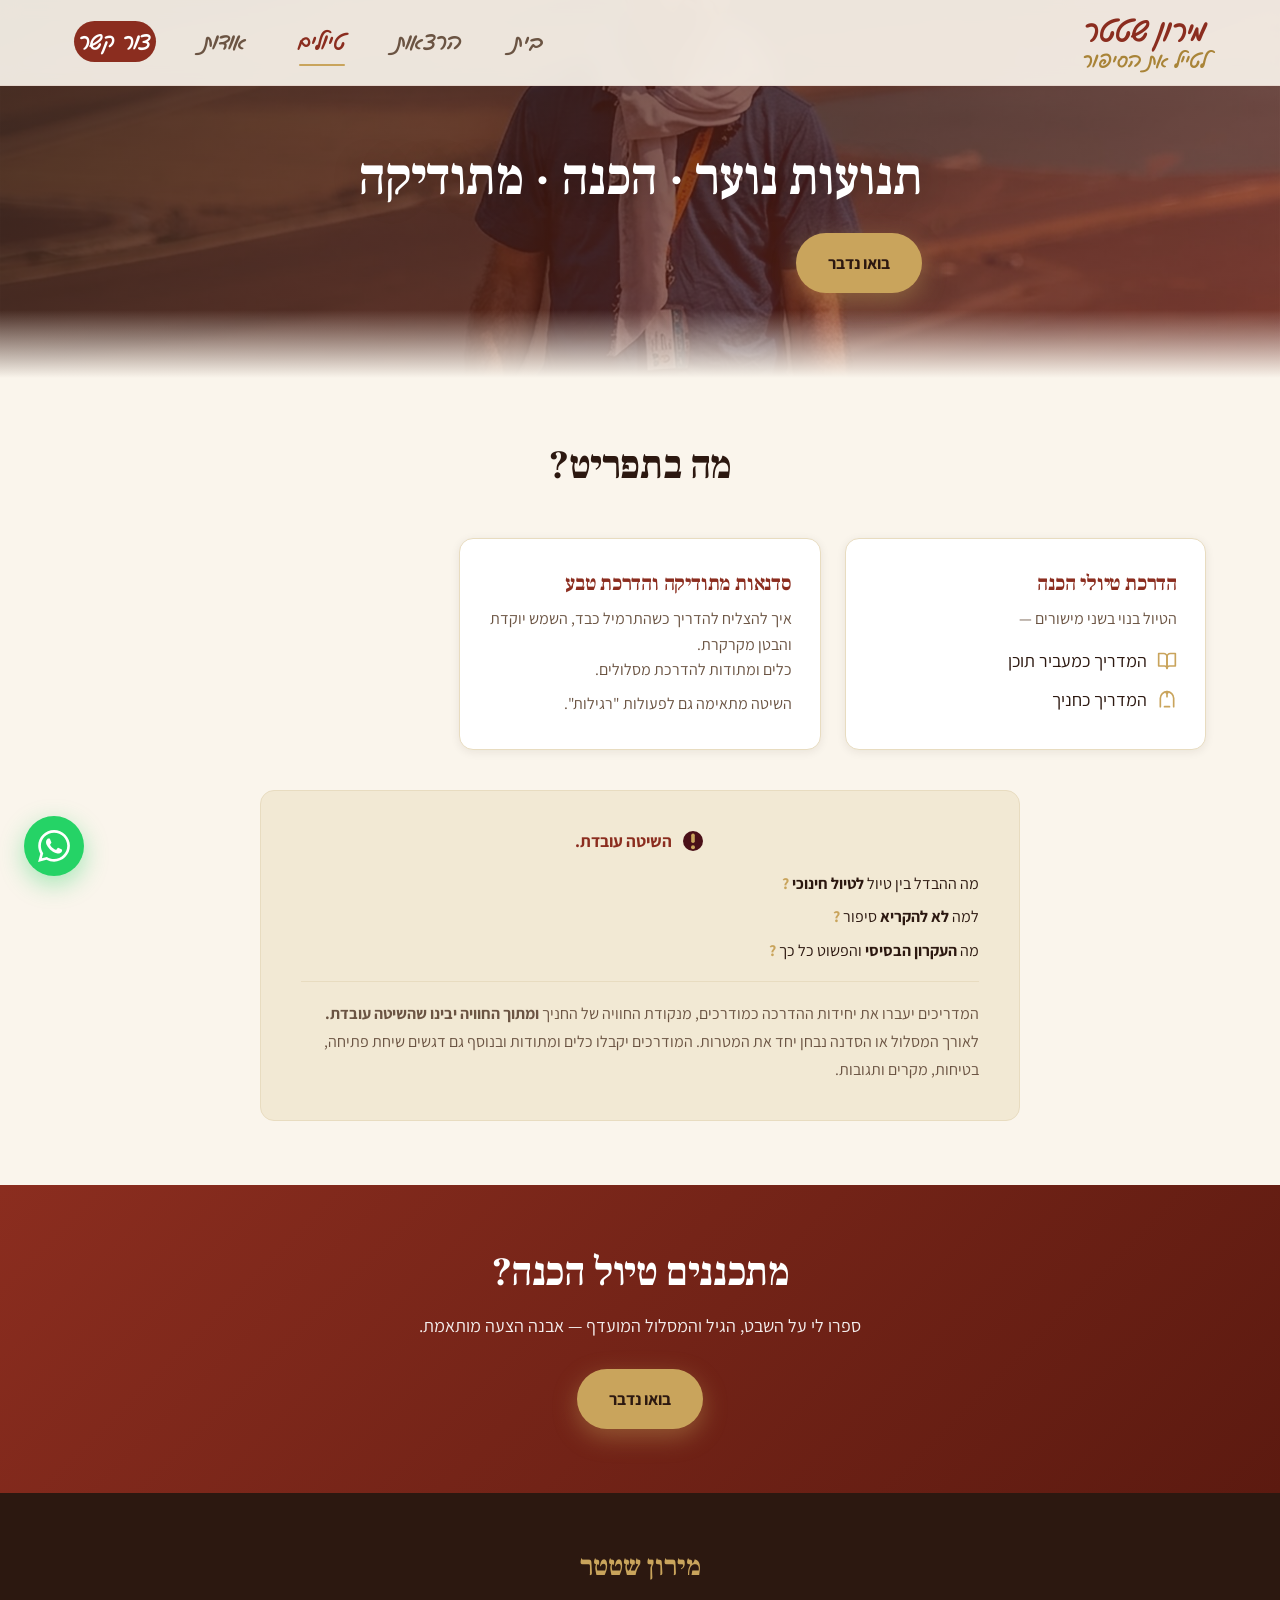
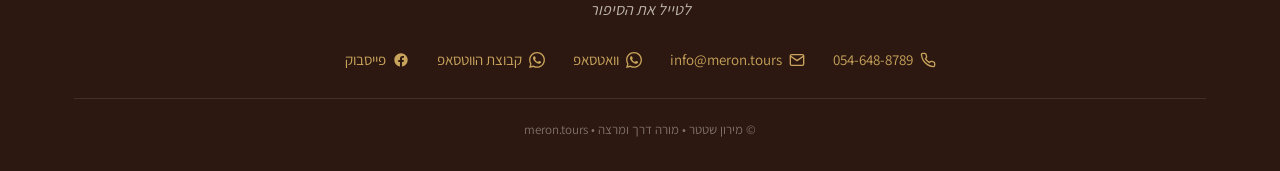
<file: tours/youth.html>
<!doctype html>
<html lang="he" dir="rtl">
<head>
<meta charset="utf-8">
<meta name="viewport" content="width=device-width, initial-scale=1, viewport-fit=cover">
<meta name="description" content="טיולי הכנה וסדנאות מתודיקה לתנועות נוער — מדריכים חווים את הטיול בשני מישורים: כמעבירי תוכן וכחניכים.">
<meta name="theme-color" content="#8B2D1F">
<link rel="icon" type="image/svg+xml" href="/images/favicon.svg">
<link rel="icon" type="image/png" sizes="96x96" href="/images/favicon-96x96.png">
<link rel="shortcut icon" href="/images/favicon.ico">
<title>טיולים לתנועות נוער | מירון שטטר</title>
<meta property="og:title" content="טיולים לתנועות נוער | מירון שטטר">
<meta property="og:description" content="טיולי הכנה וסדנאות מתודיקה לתנועות נוער — כלים אמיתיים מהשטח.">
<meta property="og:type" content="website">
<meta property="og:url" content="https://meron.tours/tours/youth.html">
<meta property="og:image" content="https://meron.tours/images/hero-stage.jpg">
<meta property="og:locale" content="he_IL">
<link rel="preconnect" href="https://fonts.googleapis.com">
<link rel="preconnect" href="https://fonts.gstatic.com" crossorigin>
<link href="https://fonts.googleapis.com/css2?family=Assistant:wght@300;400;600;700;800&family=Frank+Ruhl+Libre:wght@400;500;700;900&display=swap" rel="stylesheet">
<link rel="stylesheet" href="/assets/site.css">
</head>
<body>

<header class="site-header">
  <div class="container">
    <a href="/index.html" class="brand">מירון שטטר<small>לטייל את הסיפור</small></a>
    <nav class="main-nav" aria-label="ראשי">
      <ul>
        <li><a href="/index.html">בית</a></li>
        <li><a href="/lectures.html">הרצאות</a></li>
        <li><a href="/tours.html" class="active">טיולים</a></li>
        <li><a href="/about.html">אודות</a></li>
        <li><a href="../tours.html#contact" class="nav-cta">צור קשר</a></li>
      </ul>
    </nav>
    <button class="mobile-toggle" aria-label="תפריט" onclick="openMobileNav()">
      <svg viewBox="0 0 24 24" fill="none" stroke="currentColor" stroke-width="2.5"><path d="M3 6h18M3 12h18M3 18h18"/></svg>
    </button>
  </div>
</header>

<div class="mobile-nav" id="mobileNav">
  <button class="close-x" aria-label="סגור" onclick="closeMobileNav()"><svg viewBox="0 0 24 24" fill="none" stroke="currentColor" stroke-width="2.5"><path d="M6 6l12 12M18 6L6 18"/></svg></button>
  <a href="/index.html" onclick="closeMobileNav()">בית</a>
  <a href="/lectures.html" onclick="closeMobileNav()">הרצאות</a>
  <a href="/tours.html" class="active" onclick="closeMobileNav()">טיולים</a>
  <a href="/about.html" onclick="closeMobileNav()">אודות</a>
  <a href="../tours.html#contact" onclick="closeMobileNav()">צור קשר</a>
</div>

<!-- Hero -->
<section class="hero hero-short" style="background-image: linear-gradient(135deg, rgba(44,24,16,0.82) 0%, rgba(139,45,31,0.62) 100%), url('/images/tours/hero-tours.jpg'); min-height: 42vh; padding: 110px 0 44px;">
  <div class="container">
    <h1 style="font-size: clamp(26px, 5vw, 52px); margin-bottom: 28px;">תנועות נוער · הכנה · מתודיקה</h1>
    <div class="hero-ctas">
      <a href="../tours.html#contact" class="btn btn-primary">בואו נדבר</a>
    </div>
  </div>
</section>

<!-- Options -->
<section class="section cat-options">
  <div class="container">
    <div class="cat-options-head reveal">
      <h2>מה בתפריט?</h2>
    </div>
    <div class="options-grid">
      <div class="option-card reveal">
        <h3>הדרכת טיולי הכנה</h3>
        <p>הטיול בנוי בשני מישורים —</p>
        <div style="margin-top: 14px; display: flex; flex-direction: column; gap: 10px;">
          <div style="display: flex; align-items: center; gap: 10px;">
            <svg viewBox="0 0 24 24" width="20" height="20" fill="none" stroke="var(--gold)" stroke-width="2" stroke-linecap="round" stroke-linejoin="round" style="flex-shrink:0;"><path d="M2 3h6a4 4 0 0 1 4 4v14a3 3 0 0 0-3-3H2z"/><path d="M22 3h-6a4 4 0 0 0-4 4v14a3 3 0 0 1 3-3h7z"/></svg>
            <span>המדריך כמעביר תוכן</span>
          </div>
          <div style="display: flex; align-items: center; gap: 10px;">
            <svg viewBox="0 0 24 24" width="20" height="20" fill="none" stroke="var(--gold)" stroke-width="2" stroke-linecap="round" stroke-linejoin="round" style="flex-shrink:0;"><path d="M4 20V10a8 8 0 0 1 16 0v10"/><path d="M9 20h6"/><path d="M12 4v4"/><circle cx="12" cy="3" r="1"/></svg>
            <span>המדריך כחניך</span>
          </div>
        </div>
      </div>
      <div class="option-card reveal">
        <h3>סדנאות מתודיקה והדרכת טבע</h3>
        <p>איך להצליח להדריך כשהתרמיל כבד, השמש יוקדת והבטן מקרקרת.</p>
        <p>כלים ומתודות להדרכת מסלולים.</p>
        <p style="margin-top: 8px;">השיטה מתאימה גם לפעולות "רגילות".</p>
      </div>
    </div>
    <div class="cat-approach reveal" style="text-align: center;">
      <div style="display: flex; align-items: center; justify-content: center; gap: 9px; margin-bottom: 16px;">
        <svg width="24" height="24" viewBox="0 0 24 24" xmlns="http://www.w3.org/2000/svg">
          <circle cx="12" cy="12" r="10" fill="#4a1018"/>
          <rect x="10.2" y="4.5" width="3.6" height="9.5" rx="1.8" fill="#C9A45C"/>
          <circle cx="12" cy="18.2" r="2" fill="#C9A45C"/>
        </svg>
        <strong style="font-size: 17px; color: var(--wine);">השיטה עובדת.</strong>
      </div>
      <div style="margin-bottom: 18px; text-align: right;">
        <div style="font-size: 16px; line-height: 1.6; margin-bottom: 8px;">מה ההבדל בין טיול <strong>לטיול חינוכי</strong> <strong style="color: var(--gold);">?</strong></div>
        <div style="font-size: 16px; line-height: 1.6; margin-bottom: 8px;">למה <strong>לא להקריא</strong> סיפור <strong style="color: var(--gold);">?</strong></div>
        <div style="font-size: 16px; line-height: 1.6;">מה <strong>העקרון הבסיסי</strong> והפשוט כל כך <strong style="color: var(--gold);">?</strong></div>
      </div>
      <p style="font-size: 16px; text-align: right; border-top: 1px solid var(--parchment); padding-top: 18px; margin: 0;">המדריכים יעברו את יחידות ההדרכה כמודרכים, מנקודת החוויה של החניך <strong>ומתוך החוויה יבינו שהשיטה עובדת.</strong> לאורך המסלול או הסדנה נבחן יחד את המטרות. המודרכים יקבלו כלים ומתודות ובנוסף גם דגשים שיחת פתיחה, בטיחות, מקרים ותגובות.</p>
    </div>
  </div>
</section>



<!-- CTA -->
<section class="cat-cta-band">
  <div class="container">
    <h2>מתכננים טיול הכנה?</h2>
    <p>ספרו לי על השבט, הגיל והמסלול המועדף — אבנה הצעה מותאמת.</p>
    <a href="../tours.html#contact" class="btn btn-primary">בואו נדבר</a>
  </div>
</section>

<footer class="site-footer">
  <div class="container">
    <div class="footer-brand">מירון שטטר</div>
    <div class="footer-tagline">לטייל את הסיפור</div>
    <div class="footer-contact-row">
      <a href="tel:+972546488789"><svg viewBox="0 0 24 24" fill="none" stroke="currentColor" stroke-width="2" stroke-linecap="round" stroke-linejoin="round"><path d="M22 16.92v3a2 2 0 0 1-2.18 2 19.79 19.79 0 0 1-8.63-3.07 19.5 19.5 0 0 1-6-6 19.79 19.79 0 0 1-3.07-8.67A2 2 0 0 1 4.11 2h3a2 2 0 0 1 2 1.72 12.84 12.84 0 0 0 .7 2.81 2 2 0 0 1-.45 2.11L8.09 9.91a16 16 0 0 0 6 6l1.27-1.27a2 2 0 0 1 2.11-.45 12.84 12.84 0 0 0 2.81.7A2 2 0 0 1 22 16.92z"/></svg>054-648-8789</a>
      <a href="mailto:info@meron.tours"><svg viewBox="0 0 24 24" fill="none" stroke="currentColor" stroke-width="2" stroke-linecap="round" stroke-linejoin="round"><path d="M4 4h16c1.1 0 2 .9 2 2v12c0 1.1-.9 2-2 2H4c-1.1 0-2-.9-2-2V6c0-1.1.9-2 2-2z"/><path d="M22 6l-10 7L2 6"/></svg>info@meron.tours</a>
      <a href="https://wa.me/972546488789" target="_blank" rel="noopener"><svg viewBox="0 0 24 24" fill="currentColor"><path d="M.057 24l1.687-6.163c-1.041-1.804-1.588-3.849-1.587-5.946.003-6.556 5.338-11.891 11.893-11.891 3.181.001 6.167 1.24 8.413 3.488 2.245 2.248 3.481 5.236 3.48 8.414-.003 6.557-5.338 11.892-11.893 11.892-1.99-.001-3.951-.5-5.688-1.448L.057 24zm6.597-3.807c1.676.995 3.276 1.591 5.392 1.592 5.448 0 9.886-4.434 9.889-9.885.002-5.462-4.415-9.89-9.881-9.892-5.452 0-9.887 4.434-9.889 9.884-.001 2.225.651 3.891 1.746 5.634l-.999 3.648 3.742-.981zm11.387-5.464c-.074-.124-.272-.198-.57-.347-.297-.149-1.758-.868-2.031-.967-.272-.099-.47-.149-.669.149-.198.297-.768.967-.941 1.165-.173.198-.347.223-.644.074-.297-.149-1.255-.462-2.39-1.475-.883-.788-1.48-1.761-1.653-2.059-.173-.297-.018-.458.13-.606.134-.133.297-.347.446-.521.151-.172.2-.296.3-.495.099-.198.05-.372-.025-.521-.075-.148-.669-1.611-.916-2.206-.242-.579-.487-.501-.669-.51l-.57-.01c-.198 0-.52.074-.792.372s-1.04 1.016-1.04 2.479 1.065 2.876 1.213 3.074c.149.198 2.095 3.2 5.076 4.487.709.306 1.263.489 1.694.626.712.226 1.36.194 1.872.118.571-.085 1.758-.719 2.006-1.413.248-.695.248-1.29.173-1.414z"/></svg>וואטסאפ</a>
      <a href="https://chat.whatsapp.com/Le1DZuD92veIudZApJD2sp" target="_blank" rel="noopener"><svg viewBox="0 0 24 24" fill="currentColor"><path d="M.057 24l1.687-6.163c-1.041-1.804-1.588-3.849-1.587-5.946.003-6.556 5.338-11.891 11.893-11.891 3.181.001 6.167 1.24 8.413 3.488 2.245 2.248 3.481 5.236 3.48 8.414-.003 6.557-5.338 11.892-11.893 11.892-1.99-.001-3.951-.5-5.688-1.448L.057 24zm6.597-3.807c1.676.995 3.276 1.591 5.392 1.592 5.448 0 9.886-4.434 9.889-9.885.002-5.462-4.415-9.89-9.881-9.892-5.452 0-9.887 4.434-9.889 9.884-.001 2.225.651 3.891 1.746 5.634l-.999 3.648 3.742-.981zm11.387-5.464c-.074-.124-.272-.198-.57-.347-.297-.149-1.758-.868-2.031-.967-.272-.099-.47-.149-.669.149-.198.297-.768.967-.941 1.165-.173.198-.347.223-.644.074-.297-.149-1.255-.462-2.39-1.475-.883-.788-1.48-1.761-1.653-2.059-.173-.297-.018-.458.13-.606.134-.133.297-.347.446-.521.151-.172.2-.296.3-.495.099-.198.05-.372-.025-.521-.075-.148-.669-1.611-.916-2.206-.242-.579-.487-.501-.669-.51l-.57-.01c-.198 0-.52.074-.792.372s-1.04 1.016-1.04 2.479 1.065 2.876 1.213 3.074c.149.198 2.095 3.2 5.076 4.487.709.306 1.263.489 1.694.626.712.226 1.36.194 1.872.118.571-.085 1.758-.719 2.006-1.413.248-.695.248-1.29.173-1.414z"/></svg>קבוצת הווטסאפ</a>
      <a href="https://www.facebook.com/meron.tours" target="_blank" rel="noopener"><svg viewBox="0 0 24 24" fill="currentColor"><path d="M22 12c0-5.523-4.477-10-10-10S2 6.477 2 12c0 4.991 3.657 9.128 8.438 9.879v-6.988h-2.54V12h2.54V9.797c0-2.506 1.492-3.89 3.777-3.89 1.094 0 2.238.195 2.238.195v2.46h-1.26c-1.243 0-1.63.771-1.63 1.562V12h2.773l-.443 2.891h-2.33v6.988C18.343 21.128 22 16.991 22 12z"/></svg>פייסבוק</a>
    </div>
    <div class="footer-copy">
      © מירון שטטר • מורה דרך ומרצה • meron.tours
    </div>
  </div>
</footer>

<a href="https://wa.me/972546488789?text=%D7%94%D7%99%D7%99%20%D7%9E%D7%99%D7%A8%D7%95%D7%9F" class="whatsapp-float" target="_blank" rel="noopener" aria-label="פתח וואטסאפ">
  <svg viewBox="0 0 24 24"><path d="M.057 24l1.687-6.163c-1.041-1.804-1.588-3.849-1.587-5.946.003-6.556 5.338-11.891 11.893-11.891 3.181.001 6.167 1.24 8.413 3.488 2.245 2.248 3.481 5.236 3.48 8.414-.003 6.557-5.338 11.892-11.893 11.892-1.99-.001-3.951-.5-5.688-1.448L.057 24zm6.597-3.807c1.676.995 3.276 1.591 5.392 1.592 5.448 0 9.886-4.434 9.889-9.885.002-5.462-4.415-9.89-9.881-9.892-5.452 0-9.887 4.434-9.889 9.884-.001 2.225.651 3.891 1.746 5.634l-.999 3.648 3.742-.981zm11.387-5.464c-.074-.124-.272-.198-.57-.347-.297-.149-1.758-.868-2.031-.967-.272-.099-.47-.149-.669.149-.198.297-.768.967-.941 1.165-.173.198-.347.223-.644.074-.297-.149-1.255-.462-2.39-1.475-.883-.788-1.48-1.761-1.653-2.059-.173-.297-.018-.458.13-.606.134-.133.297-.347.446-.521.151-.172.2-.296.3-.495.099-.198.05-.372-.025-.521-.075-.148-.669-1.611-.916-2.206-.242-.579-.487-.501-.669-.51l-.57-.01c-.198 0-.52.074-.792.372s-1.04 1.016-1.04 2.479 1.065 2.876 1.213 3.074c.149.198 2.095 3.2 5.076 4.487.709.306 1.263.489 1.694.626.712.226 1.36.194 1.872.118.571-.085 1.758-.719 2.006-1.413.248-.695.248-1.29.173-1.414z"/></svg>
</a>

<script src="/assets/site.js"></script>
</body>
</html>
</file>
<file: assets/site.css>
/* ============================================================
   Meron Tours — Shared site styles
   ============================================================ */

@font-face {
  font-family: 'Gveret Levin AlefAlefAlef';
  font-style: normal;
  font-weight: 400;
  font-display: swap;
  src: url('/fonts/gveret-levin-hebrew.woff2') format('woff2');
  unicode-range: U+0307-0308, U+0590-05FF, U+200C-2010, U+20AA, U+25CC, U+FB1D-FB4F;
}
@font-face {
  font-family: 'Gveret Levin AlefAlefAlef';
  font-style: normal;
  font-weight: 400;
  font-display: swap;
  src: url('/fonts/gveret-levin-latin.woff2') format('woff2');
  unicode-range: U+0000-00FF, U+0131, U+0152-0153, U+02BB-02BC, U+02C6, U+02DA, U+02DC, U+0304, U+0308, U+0329, U+2000-206F, U+20AC, U+2122, U+2191, U+2193, U+2212, U+2215, U+FEFF, U+FFFD;
}

/* ---------- Reset & Base ---------- */
*,*::before,*::after { box-sizing: border-box; margin: 0; padding: 0; }
html { scroll-behavior: smooth; -webkit-text-size-adjust: 100%; }
img { max-width: 100%; height: auto; display: block; }
button { font: inherit; cursor: pointer; border: none; background: none; }
a { color: inherit; text-decoration: none; }

:root {
  --cream: #FAF5EC;
  --cream-2: #F2E9D4;
  --parchment: #E8DCC0;
  --wine: #8B2D1F;
  --wine-dark: #5C1A10;
  --gold: #C9A45C;
  --gold-dark: #A98438;
  --ink: #2C1810;
  --ink-soft: #6B5443;
  --sage: #6B7E5A;
  --shadow-sm: 0 2px 10px rgba(44, 24, 16, 0.08);
  --shadow-md: 0 8px 30px rgba(44, 24, 16, 0.12);
  --shadow-lg: 0 20px 60px rgba(44, 24, 16, 0.20);
  --radius: 14px;
  --radius-sm: 8px;
  --container: 1180px;
}

body {
  font-family: 'Assistant', -apple-system, BlinkMacSystemFont, 'Segoe UI', sans-serif;
  font-size: 18px;
  line-height: 1.65;
  color: var(--ink);
  background: var(--cream);
  font-weight: 400;
  overflow-x: hidden;
}

h1, h2, h3, h4 {
  font-family: 'Frank Ruhl Libre', Georgia, serif;
  line-height: 1.2;
  color: var(--ink);
  font-weight: 700;
  letter-spacing: -0.01em;
}

.container { max-width: var(--container); margin: 0 auto; padding: 0 24px; }

/* ---------- Header / Nav ---------- */
header.site-header {
  position: fixed; top: 0; right: 0; left: 0; z-index: 100;
  background: rgba(250, 245, 236, 0.92);
  backdrop-filter: blur(10px);
  -webkit-backdrop-filter: blur(10px);
  border-bottom: 1px solid rgba(139, 45, 31, 0.08);
  transition: padding 0.25s ease;
}
header.site-header .container {
  display: flex; align-items: center; justify-content: space-between;
  padding-top: 14px; padding-bottom: 14px;
}
.brand {
  font-family: 'Gveret Levin AlefAlefAlef', 'Frank Ruhl Libre', serif;
  font-weight: 400;
  font-size: 30px;
  color: var(--wine);
  letter-spacing: 0;
  line-height: 1.1;
}
.brand small {
  display: block;
  font-family: 'Gveret Levin AlefAlefAlef', 'Assistant', sans-serif;
  font-size: 20px; font-weight: 400; color: var(--gold-dark);
  letter-spacing: 0.02em; margin-top: 2px;
}
nav.main-nav ul { list-style: none; display: flex; gap: 44px; align-items: center; }
nav.main-nav a {
  font-family: 'Gveret Levin AlefAlefAlef', 'Frank Ruhl Libre', serif;
  font-size: 22px;
  font-weight: 400;
  color: var(--ink-soft);
  transition: color 0.2s;
  position: relative;
  padding: 6px 4px;
  letter-spacing: 0.01em;
}
nav.main-nav a:hover { color: var(--wine); }
nav.main-nav a.active {
  color: var(--wine);
}
nav.main-nav a.active::after {
  content: '';
  position: absolute;
  bottom: -4px; right: 4px; left: 4px;
  height: 2px;
  background: var(--gold);
  border-radius: 2px;
}
.nav-cta {
  background: var(--wine); color: #fff !important;
  padding: 12px 32px; border-radius: 100px;
  font-size: 18px;
  font-family: 'Gveret Levin AlefAlefAlef', 'Frank Ruhl Libre', serif;
  font-weight: 400;
  transition: background 0.2s, transform 0.2s;
}
.nav-cta:hover { background: var(--wine-dark); transform: translateY(-1px); }
.nav-cta::after { display: none !important; }
.mobile-toggle { display: none; }

/* ---------- Mobile Nav (off-canvas panel) ---------- */
.mobile-nav {
  position: fixed; inset: 0; z-index: 200;
  background: var(--ink);
  display: flex; flex-direction: column; align-items: center; justify-content: center;
  gap: 30px;
  transform: translateX(100%);
  opacity: 0;
  visibility: hidden;
  transition: transform 0.35s ease, opacity 0.35s ease, visibility 0s linear 0.35s;
}
.mobile-nav.open {
  transform: translateX(0);
  opacity: 1;
  visibility: visible;
  transition: transform 0.35s ease, opacity 0.35s ease, visibility 0s;
}
.mobile-nav a {
  font-family: 'Gveret Levin AlefAlefAlef', 'Frank Ruhl Libre', serif;
  font-size: 28px;
  color: var(--cream);
}
.mobile-nav a.active { color: var(--gold); }
.mobile-nav .close-x {
  position: absolute; top: 22px; left: 22px;
  width: 42px; height: 42px;
  display: flex; align-items: center; justify-content: center;
  color: var(--cream);
}
.mobile-nav .close-x svg { width: 24px; height: 24px; }

/* ---------- Hero ---------- */
.hero {
  position: relative;
  min-height: 100vh;
  display: flex; align-items: center;
  padding: 120px 0 60px;
  background:
    linear-gradient(135deg, rgba(44, 24, 16, 0.85) 0%, rgba(139, 45, 31, 0.65) 100%),
    url('/images/hero-stage.jpg') center/cover no-repeat;
  color: #fff;
  overflow: hidden;
}
.hero.hero-short { min-height: 60vh; padding: 140px 0 70px; }
.hero.hero-medium { min-height: 72vh; padding: 130px 0 60px; }
.hero::after {
  content: '';
  position: absolute; inset: 0;
  background: linear-gradient(to top, var(--cream) 0%, transparent 18%);
  pointer-events: none;
}
.hero .container { position: relative; z-index: 2; max-width: 920px; }
.hero .eyebrow {
  display: inline-block;
  font-size: 14px; font-weight: 600;
  letter-spacing: 0.18em; text-transform: none;
  color: var(--gold);
  padding: 8px 18px;
  border: 1px solid rgba(201, 164, 92, 0.5);
  border-radius: 100px;
  margin-bottom: 28px;
  background: rgba(0, 0, 0, 0.2);
}
.hero h1 {
  font-size: clamp(36px, 6vw, 68px);
  color: #fff;
  margin-bottom: 24px;
  line-height: 1.05;
  text-shadow: 0 2px 30px rgba(0, 0, 0, 0.3);
}
.hero h1 .accent { color: var(--gold); display: block; font-style: italic; font-weight: 500; }
.hero .lead {
  font-size: clamp(18px, 2vw, 22px);
  font-weight: 400; max-width: 720px;
  margin-bottom: 36px; color: rgba(255, 255, 255, 0.92);
  line-height: 1.55;
}
.hero-ctas { display: flex; gap: 14px; flex-wrap: wrap; }

/* ---------- Buttons ---------- */
.btn {
  display: inline-flex; align-items: center; gap: 10px;
  padding: 16px 32px; border-radius: 100px;
  font-size: 17px; font-weight: 700;
  transition: transform 0.2s, box-shadow 0.2s, background 0.2s;
  cursor: pointer; white-space: nowrap;
}
.btn-primary {
  background: var(--gold); color: var(--ink);
  box-shadow: 0 8px 24px rgba(201, 164, 92, 0.4);
}
.btn-primary:hover { background: #d4af66; transform: translateY(-2px); box-shadow: 0 12px 30px rgba(201, 164, 92, 0.55); }
.btn-whatsapp {
  background: #25D366; color: #fff;
  box-shadow: 0 8px 24px rgba(37, 211, 102, 0.35);
}
.btn-whatsapp:hover { background: #1FAB50; transform: translateY(-2px); }
.btn-ghost {
  background: transparent; color: #fff; border: 1.5px solid rgba(255, 255, 255, 0.5);
}
.btn-ghost:hover { background: rgba(255, 255, 255, 0.1); border-color: #fff; }
.btn-dark { background: var(--wine); color: #fff; }
.btn-dark:hover { background: var(--wine-dark); transform: translateY(-2px); }
.btn svg { width: 22px; height: 22px; }

/* ---------- Motto strip ---------- */
.motto {
  background: var(--ink);
  color: var(--cream);
  padding: 70px 0;
  text-align: center;
  position: relative;
}
.motto-quote {
  position: relative;
  display: inline-block;
  max-width: 800px;
  padding: 0 40px;
}
.motto-quote::before, .motto-quote::after {
  content: '״';
  position: absolute;
  font-family: 'Frank Ruhl Libre', serif;
  color: var(--gold);
  font-size: clamp(48px, 6vw, 78px);
  line-height: 1;
  opacity: 0.55;
}
.motto-quote::before { top: -18px; right: -4px; }
.motto-quote::after  { bottom: -32px; left: -4px; }
.motto p {
  font-family: 'Gveret Levin AlefAlefAlef', 'Frank Ruhl Libre', serif;
  font-size: clamp(26px, 3.5vw, 42px);
  font-weight: 400; font-style: normal;
  letter-spacing: 0.01em;
  line-height: 1.45;
  margin: 0;
}
.motto p strong { color: var(--gold); font-weight: 400; }

/* ---------- Section base ---------- */
.section { padding: 64px 0; position: relative; }
.section-head { text-align: center; margin-bottom: 40px; max-width: 760px; margin-inline: auto; }
.section-head .label {
  font-size: 13px; font-weight: 700; letter-spacing: 0.25em;
  color: var(--wine); margin-bottom: 14px; display: inline-block;
}
.section-head h2 {
  font-size: clamp(32px, 4.5vw, 52px);
  margin-bottom: 18px;
}
.section-head p {
  font-size: 19px; color: var(--ink-soft);
  line-height: 1.6;
}

/* ---------- Service entry cards (home page) ---------- */
.service-entries { background: linear-gradient(180deg, var(--cream) 0%, var(--cream-2) 100%); }
.service-grid {
  display: grid; grid-template-columns: repeat(2, 1fr); gap: 32px;
}
.service-card {
  background: #fff;
  border-radius: var(--radius);
  box-shadow: var(--shadow-md);
  border: 1px solid rgba(201, 164, 92, 0.25);
  overflow: hidden;
  display: flex; flex-direction: column;
  transition: transform 0.25s, box-shadow 0.25s;
  position: relative;
}
.service-card:hover { transform: translateY(-4px); box-shadow: var(--shadow-lg); }
.service-card .service-image {
  height: 240px;
  background-size: cover;
  background-position: center;
  position: relative;
}
.service-card .service-image::after {
  content: '';
  position: absolute; inset: 0;
  background: linear-gradient(to top, rgba(44, 24, 16, 0.55) 0%, transparent 50%);
}
.service-card .service-image .service-tag {
  position: absolute; top: 18px; right: 18px;
  background: var(--wine); color: var(--gold);
  font-size: 12px; font-weight: 700; letter-spacing: 0.2em;
  padding: 7px 16px; border-radius: 100px;
  z-index: 1;
}
.service-card .service-body {
  padding: 32px;
  display: flex; flex-direction: column;
  flex-grow: 1;
}
.service-card h3 {
  font-size: 30px;
  color: var(--wine);
  margin-bottom: 12px;
}
.service-card .service-desc {
  font-size: 17px;
  color: var(--ink-soft);
  line-height: 1.6;
  margin-bottom: 22px;
  flex-grow: 1;
}
.service-card .service-features {
  list-style: none;
  margin-bottom: 28px;
  padding: 0;
}
.service-card .service-features li {
  font-size: 15px;
  color: var(--ink);
  padding: 6px 0 6px 0;
  padding-inline-start: 24px;
  position: relative;
}
.service-card .service-features li::before {
  content: '';
  position: absolute; right: 0; top: 14px;
  width: 8px; height: 8px;
  background: var(--gold);
  border-radius: 50%;
}
.service-card .service-cta {
  align-self: flex-start;
}

/* ---------- Clients logos (auto-scrolling marquee) ---------- */
.clients { background: var(--cream); }
.clients .section-head h2 { font-size: clamp(26px, 3.5vw, 38px); }
.clients-marquee {
  position: relative;
  overflow: hidden;
  width: 100%;
  direction: ltr; /* force LTR so the track is left-aligned; translateX(-33%) works correctly in all browsers */
  /* Soft fade at both edges */
  -webkit-mask-image: linear-gradient(to right, transparent 0%, #000 8%, #000 92%, transparent 100%);
          mask-image: linear-gradient(to right, transparent 0%, #000 8%, #000 92%, transparent 100%);
}
.clients-track {
  display: flex;
  width: max-content;
  animation: clients-scroll 50s linear infinite;
  will-change: transform;
}
.clients-marquee:hover .clients-track {
  animation-play-state: paused;
}
.clients-track .client {
  flex: 0 0 auto;
  width: 180px;
  height: 100px;
  margin-inline-end: 28px;  /* margin instead of flex gap = exact 50% loop */
  background: #fff;
  border-radius: var(--radius-sm);
  border: 1px solid rgba(201, 164, 92, 0.15);
  display: flex; align-items: center; justify-content: center;
  padding: 18px 22px;
  transition: transform 0.2s, box-shadow 0.2s;
}
.clients-track .client:hover {
  transform: translateY(-2px);
  box-shadow: var(--shadow-sm);
}
.clients-track .client img {
  height: 56px;          /* explicit height — some SVGs have no intrinsic dimensions */
  width: auto;
  max-width: 100%;
  object-fit: contain;
  filter: grayscale(0.6) opacity(0.85);
  transition: filter 0.2s;
}
.clients-track .client:hover img {
  filter: grayscale(0) opacity(1);
}
@keyframes clients-scroll {
  from { transform: translateX(0); }
  to   { transform: translateX(-50%); }
}

/* ---------- Category Hub (tours.html) ---------- */
.category-grid {
  display: grid;
  grid-template-columns: repeat(auto-fit, minmax(260px, 1fr));
  gap: 24px;
}
.category-card {
  background: #fff;
  border-radius: var(--radius);
  padding: 32px 28px;
  border: 1px solid rgba(139, 45, 31, 0.1);
  box-shadow: var(--shadow-sm);
  transition: transform 0.25s, box-shadow 0.25s;
  position: relative;
  display: flex; flex-direction: column;
  overflow: hidden;
}

/* Featured ribbon (for the "מיוחדים" card) */
.category-card.is-featured {
  border-color: rgba(201, 164, 92, 0.4);
}
.category-card.is-featured::after {
  content: 'המיוחדים';
  position: absolute;
  top: 18px;
  /* In RTL, "left" in CSS is the leading edge — the visual right side */
  left: -42px;
  transform: rotate(-45deg);
  transform-origin: center;
  width: 160px;
  background: linear-gradient(135deg, var(--gold) 0%, var(--gold-dark) 100%);
  color: var(--ink);
  text-align: center;
  font-size: 13px;
  font-weight: 800;
  letter-spacing: 0.08em;
  padding: 6px 0;
  box-shadow: 0 2px 6px rgba(44, 24, 16, 0.18);
  pointer-events: none;
  z-index: 2;
}
.category-card:hover { transform: translateY(-4px); box-shadow: var(--shadow-md); }
.category-card::before {
  content: ''; position: absolute; top: 0; right: 0;
  width: 6px; height: 100%;
  background: var(--gold);
}
.category-card .icon-circle {
  width: 64px; height: 64px;
  border-radius: 50%;
  background: linear-gradient(135deg, var(--wine), var(--wine-dark));
  display: flex; align-items: center; justify-content: center;
  margin-bottom: 22px;
  color: var(--gold);
}
.category-card .icon-circle svg {
  width: 32px; height: 32px;
  stroke: currentColor; fill: none;
  stroke-width: 1.8;
  stroke-linecap: round; stroke-linejoin: round;
}
.category-card h3 {
  font-size: 24px;
  color: var(--wine);
  margin-bottom: 10px;
}
.category-card p {
  font-size: 16px;
  color: var(--ink-soft);
  line-height: 1.6;
  margin-bottom: 18px;
  flex-grow: 1;
}
.category-card .card-link {
  font-size: 15px;
  font-weight: 700;
  color: var(--wine);
  display: inline-flex; align-items: center; gap: 6px;
}
.category-card .card-link::after {
  content: '←';
  transition: transform 0.2s;
}
.category-card:hover .card-link::after {
  transform: translateX(-4px);
}

/* ---------- Featured Lecture (Megilot) ---------- */
.featured-lecture {
  background: linear-gradient(180deg, var(--cream) 0%, var(--cream-2) 100%);
  position: relative;
}
.featured-lecture::before {
  content: ''; position: absolute; top: 0; right: 0; left: 0;
  height: 1px; background: linear-gradient(90deg, transparent, var(--gold), transparent);
}
.lecture-card {
  background: #fff;
  border-radius: var(--radius);
  box-shadow: var(--shadow-md);
  overflow: hidden;
  border: 1px solid rgba(201, 164, 92, 0.25);
}
.lecture-header {
  padding: 50px 50px 30px;
  border-bottom: 1px solid var(--parchment);
  position: relative;
}
.lecture-tag {
  display: inline-block;
  background: var(--wine); color: var(--gold);
  font-size: 12px; font-weight: 700; letter-spacing: 0.2em;
  padding: 7px 16px; border-radius: 100px;
  margin-bottom: 22px;
}
.lecture-card h3 {
  font-size: clamp(28px, 4vw, 44px);
  color: var(--wine);
  margin-bottom: 14px;
  line-height: 1.15;
}
.lecture-tagline {
  font-size: 19px; color: var(--ink-soft);
  font-style: italic;
  max-width: 620px;
}
.lecture-body {
  padding: 40px 50px 50px;
  display: grid; grid-template-columns: 1fr 1fr; gap: 50px;
}
.lecture-body h4 {
  font-size: 22px; color: var(--wine); margin-bottom: 14px;
  display: flex; align-items: center; gap: 10px;
}
.lecture-body h4::before {
  content: ''; width: 6px; height: 6px; border-radius: 50%;
  background: var(--gold);
}
.lecture-story p { margin-bottom: 14px; font-size: 17px; line-height: 1.7; }
.lecture-story p strong { color: var(--wine); font-weight: 700; }
.questions-list { list-style: none; }
.questions-list li {
  padding: 14px 0 14px 0; padding-inline-start: 32px;
  position: relative; font-size: 17px; line-height: 1.5;
  border-bottom: 1px dashed var(--parchment);
}
.questions-list li:last-child { border: none; }
.questions-list li::before {
  content: '?';
  position: absolute; right: 0; top: 14px;
  width: 24px; height: 24px;
  background: var(--gold); color: var(--ink);
  border-radius: 50%;
  display: flex; align-items: center; justify-content: center;
  font-weight: 800; font-size: 14px;
}
.lecture-meta {
  background: var(--parchment);
  padding: 30px 50px;
  display: grid; grid-template-columns: repeat(3, 1fr); gap: 30px;
  border-top: 1px solid rgba(201, 164, 92, 0.3);
}
.meta-item { text-align: center; }
.meta-item .icon {
  width: 44px; height: 44px;
  background: var(--wine); border-radius: 50%;
  display: inline-flex; align-items: center; justify-content: center;
  margin-bottom: 10px;
}
.meta-item .icon svg { width: 20px; height: 20px; stroke: var(--gold); fill: none; stroke-width: 2; }
.meta-item .label-sm { font-size: 12px; color: var(--ink-soft); font-weight: 700; letter-spacing: 0.1em; }
.meta-item .value { font-size: 16px; font-weight: 700; color: var(--ink); margin-top: 4px; line-height: 1.3; }
.lecture-cta {
  text-align: center; padding: 40px 50px;
  background: linear-gradient(135deg, var(--wine) 0%, var(--wine-dark) 100%);
  color: #fff;
}
.lecture-cta p { font-size: 20px; margin-bottom: 18px; font-weight: 500; }

/* ---------- Other Lectures ---------- */
.other-lectures { background: var(--cream-2); }
.lectures-grid {
  display: grid; grid-template-columns: repeat(2, 1fr); gap: 28px;
}
.mini-lecture {
  background: #fff; border-radius: var(--radius);
  padding: 36px;
  border: 1px solid rgba(139, 45, 31, 0.1);
  box-shadow: var(--shadow-sm);
  transition: transform 0.25s, box-shadow 0.25s;
  position: relative; overflow: hidden;
}
.mini-lecture:hover { transform: translateY(-4px); box-shadow: var(--shadow-md); }
.mini-lecture::before {
  content: ''; position: absolute; top: 0; right: 0;
  width: 6px; height: 100%;
  background: var(--gold);
}
.mini-lecture .icon-circle {
  width: 58px; height: 58px;
  border-radius: 50%;
  background: linear-gradient(135deg, var(--wine), var(--wine-dark));
  display: flex; align-items: center; justify-content: center;
  margin-bottom: 20px;
  color: var(--gold);
}
.mini-lecture .icon-circle svg {
  width: 30px; height: 30px;
  stroke: currentColor; fill: none;
  stroke-width: 1.8;
  stroke-linecap: round; stroke-linejoin: round;
}
.mini-lecture h3 {
  font-size: 24px; color: var(--wine);
  margin-bottom: 12px;
  line-height: 1.3;
}
.mini-lecture p { font-size: 16px; color: var(--ink-soft); line-height: 1.6; }
.mini-lecture .tag-small {
  display: inline-block; font-size: 12px; font-weight: 700;
  color: var(--sage); margin-top: 16px;
  letter-spacing: 0.05em;
}

/* ---------- About ---------- */
.about {
  background: var(--cream);
  position: relative;
}
.about-grid {
  display: grid; grid-template-columns: 1.3fr 1fr;
  gap: 60px; align-items: center;
}
.about-content h2 {
  font-size: clamp(32px, 4.5vw, 48px);
  margin-bottom: 24px;
  color: var(--wine);
}
.about-content p {
  font-size: 18px; line-height: 1.75;
  margin-bottom: 18px; color: var(--ink);
}
.about-content p strong { color: var(--wine); }
.about-content .signature {
  font-family: 'Frank Ruhl Libre', serif;
  font-style: italic; font-size: 22px;
  color: var(--wine); margin-top: 24px;
  display: inline-block;
  padding-top: 16px; border-top: 2px solid var(--gold);
}
.about-image-wrap {
  position: relative;
  border-radius: var(--radius);
  overflow: hidden;
  box-shadow: var(--shadow-lg);
  aspect-ratio: 4 / 5;
  background: var(--parchment);
}
.about-image-wrap img {
  width: 100%;
  height: 100%;
  object-fit: cover;
  display: block;
}
.about-image-wrap::before {
  content: '';
  position: absolute; inset: 0;
  background: linear-gradient(135deg, rgba(139, 45, 31, 0.15), transparent);
  z-index: 1;
  pointer-events: none;
}
.about-image-wrap::after {
  content: ''; position: absolute; inset: 0;
  border: 6px solid var(--gold);
  border-radius: var(--radius);
  pointer-events: none;
  transform: translate(12px, 12px);
  z-index: -1;
}
.about-method {
  margin-top: 60px;
  background: var(--wine); color: var(--cream);
  padding: 50px;
  border-radius: var(--radius);
  position: relative;
  display: grid; grid-template-columns: auto 1fr; gap: 30px; align-items: center;
}
.about-method .num {
  color: var(--gold);
  display: flex; align-items: center; justify-content: center;
  flex-shrink: 0;
}
.about-method h3 { color: var(--gold); margin-bottom: 10px; font-size: 26px; }
.about-method p { font-size: 18px; line-height: 1.6; }

/* ---------- Testimonials ---------- */
.testimonials { background: var(--ink); color: var(--cream); }
.testimonials .section-head h2 { color: var(--cream); }
.testimonials .section-head .label { color: var(--gold); }
.testimonials .section-head p { color: rgba(250, 245, 236, 0.75); }
.testimonial-grid {
  display: grid; grid-template-columns: repeat(2, 1fr); gap: 28px;
}
.testimonial {
  background: rgba(250, 245, 236, 0.10);
  border: 1px solid rgba(201, 164, 92, 0.2);
  border-radius: var(--radius);
  padding: 64px 36px 40px;
  position: relative;
  overflow: hidden;
}
.testimonial::before {
  content: '״'; position: absolute;
  top: 4px; right: 20px;
  font-family: 'Frank Ruhl Libre', serif;
  font-size: 86px; color: var(--gold); line-height: 1;
}
.testimonial::after {
  content: '״'; position: absolute;
  bottom: -38px; left: 20px;
  font-family: 'Frank Ruhl Libre', serif;
  font-size: 86px; color: var(--gold); line-height: 1;
  opacity: 0.45;
}
.testimonial p {
  font-size: 17px; line-height: 1.7;
  margin-bottom: 16px;
  font-family: 'Frank Ruhl Libre', serif;
  font-style: italic;
}
.testimonial .author {
  font-family: 'Assistant', sans-serif;
  font-style: normal;
  font-size: 15px; font-weight: 700;
  color: var(--gold);
  letter-spacing: 0.05em;
}
.testimonial .author::before { content: '— '; }

/* ---------- Featured Tours Grid (tours/featured.html) ---------- */
.featured-tours { background: var(--cream-2); }
.featured-grid {
  display: grid;
  grid-template-columns: repeat(3, 1fr);
  gap: 28px;
}
.tour-card {
  background: #fff;
  border-radius: var(--radius);
  box-shadow: var(--shadow-sm);
  border: 1px solid rgba(201, 164, 92, 0.2);
  overflow: hidden;
  display: flex; flex-direction: column;
  transition: transform 0.25s, box-shadow 0.25s;
  position: relative;
}
.tour-card:hover { transform: translateY(-4px); box-shadow: var(--shadow-md); }
.tour-card .tour-image {
  height: 200px;
  background: linear-gradient(135deg, var(--wine) 0%, var(--wine-dark) 100%);
  position: relative;
  display: flex; align-items: center; justify-content: center;
  overflow: hidden;
}
.tour-card .tour-image .placeholder-icon {
  width: 70px; height: 70px;
  color: rgba(201, 164, 92, 0.5);
}
.tour-card .tour-image .placeholder-icon svg {
  width: 100%; height: 100%;
  stroke: currentColor; fill: none; stroke-width: 1.4;
}
.tour-card .tour-image img {
  width: 100%; height: 100%; object-fit: cover;
}
.tour-card .tour-image::after {
  content: '';
  position: absolute; inset: 0;
  background: linear-gradient(to top, rgba(44, 24, 16, 0.35) 0%, transparent 50%);
}
.tour-card .tour-body {
  padding: 26px 26px 24px;
  display: flex; flex-direction: column;
  flex-grow: 1;
}
.tour-card .tour-location {
  display: inline-flex; align-items: center; gap: 6px;
  font-size: 13px;
  color: var(--gold-dark);
  font-weight: 700;
  letter-spacing: 0.05em;
  margin-bottom: 10px;
}
.tour-card .tour-location svg {
  width: 14px; height: 14px;
  stroke: currentColor; fill: none; stroke-width: 2;
}
.tour-card h3 {
  font-size: 22px;
  color: var(--wine);
  line-height: 1.25;
  margin-bottom: 14px;
}
.tour-card .tour-hook {
  font-size: 15px;
  color: var(--ink-soft);
  line-height: 1.55;
  margin-bottom: 18px;
  flex-grow: 1;
}
.tour-card .tour-hook strong { color: var(--wine); font-weight: 600; }
.tour-card .tour-cta {
  align-self: flex-start;
  font-size: 14px;
  font-weight: 700;
  color: var(--wine);
  display: inline-flex; align-items: center; gap: 6px;
  padding-top: 12px;
  border-top: 1px solid var(--parchment);
  width: 100%;
}
.tour-card .tour-cta::after {
  content: '←';
  margin-right: auto;
  transition: transform 0.2s;
}
.tour-card:hover .tour-cta::after {
  transform: translateX(-4px);
}

@media (max-width: 1024px) {
  .featured-grid { grid-template-columns: repeat(2, 1fr); }
}
@media (max-width: 640px) {
  .featured-grid { grid-template-columns: 1fr; }
}

/* ---------- Category page (tours/*.html) ---------- */
.cat-intro { background: var(--cream); }
.cat-intro-grid {
  display: grid; grid-template-columns: 1.2fr 1fr; gap: 50px; align-items: center;
}
.cat-intro h2 {
  font-size: clamp(30px, 4vw, 44px);
  color: var(--wine);
  margin-bottom: 18px;
}
.cat-intro p {
  font-size: 18px; line-height: 1.75;
  margin-bottom: 16px; color: var(--ink);
}
.cat-intro p strong { color: var(--wine); }
.cat-intro-image {
  border-radius: var(--radius);
  overflow: hidden;
  aspect-ratio: 4 / 3;
  background: var(--parchment);
  box-shadow: var(--shadow-md);
}
.cat-intro-image img {
  width: 100%; height: 100%; object-fit: cover;
}

.cat-examples { background: var(--cream-2); }
.examples-grid {
  display: grid; grid-template-columns: repeat(auto-fit, minmax(280px, 1fr)); gap: 24px;
}
.example-item {
  background: #fff;
  border-radius: var(--radius);
  padding: 28px;
  border: 1px solid rgba(139, 45, 31, 0.1);
  box-shadow: var(--shadow-sm);
}
.example-item h4 {
  font-size: 20px;
  color: var(--wine);
  margin-bottom: 12px;
}
.example-item p {
  font-size: 16px;
  color: var(--ink-soft);
  line-height: 1.6;
}

.cat-cta-band {
  background: linear-gradient(135deg, var(--wine) 0%, var(--wine-dark) 100%);
  color: #fff;
  padding: 64px 0;
  text-align: center;
}
.cat-cta-band h2 { color: #fff; font-size: clamp(28px, 4vw, 40px); margin-bottom: 14px; }
.cat-cta-band p { font-size: 18px; opacity: 0.92; margin-bottom: 28px; max-width: 600px; margin-inline: auto; }

/* ---------- Category Pages — New Design (options + gallery) ---------- */
.cat-options { background: var(--cream); }
.cat-options-head { text-align: center; margin-bottom: 48px; }
.cat-options-head h2 {
  font-family: 'Frank Ruhl Libre', serif;
  font-size: clamp(26px, 4vw, 40px);
  color: var(--ink); margin-bottom: 12px;
}
.cat-options-head p {
  font-size: 18px; color: var(--ink-soft); max-width: 680px; margin-inline: auto; line-height: 1.65;
}
.options-grid {
  display: grid; grid-template-columns: repeat(3, 1fr); gap: 24px; margin-bottom: 40px;
}
.option-card {
  background: #fff; border-radius: var(--radius);
  padding: 32px 28px;
  border: 1px solid var(--parchment);
  box-shadow: var(--shadow-sm);
}
.option-card h3 {
  font-family: 'Frank Ruhl Libre', serif;
  font-size: 21px; color: var(--wine); margin-bottom: 10px;
}
.option-card p { font-size: 16px; color: var(--ink-soft); line-height: 1.6; }
.cat-approach {
  max-width: 760px; margin: 0 auto;
  padding: 36px 40px;
  background: var(--cream-2);
  border-radius: var(--radius);
  border: 1px solid var(--parchment);
  text-align: center;
}
.cat-approach p {
  font-size: 17px; line-height: 1.75; color: var(--ink-soft); margin-bottom: 10px;
}
.cat-approach p:last-child { margin-bottom: 0; }

/* Gallery */
.cat-gallery { background: var(--ink); overflow: hidden; }
.gallery-grid {
  display: grid; grid-template-columns: repeat(3, 1fr); gap: 4px;
}
.gallery-grid-item { overflow: hidden; aspect-ratio: 4/3; }
.gallery-grid-item img {
  width: 100%; height: 100%; object-fit: cover; display: block;
  transition: transform 0.5s ease;
}
.gallery-grid-item:hover img { transform: scale(1.06); }
.gallery-grid--4 { grid-template-columns: repeat(4, 1fr); }

/* ---------- variable-width gallery (2 or 3 rows) ---------- */
.gallery-2row, .gallery-3row {
  display: grid;
  grid-template-columns: repeat(12, 1fr);
  gap: 5px;
  background: var(--ink);
}
.gallery-2row { grid-template-rows: repeat(2, 230px); }
.gallery-3row { grid-template-rows: repeat(3, 200px); }
.gallery-2row-item, .gallery-3row-item { overflow: hidden; }
.gallery-2row-item img, .gallery-3row-item img {
  width: 100%; height: 100%; object-fit: cover; display: block;
  transition: transform 0.5s ease;
}
.gallery-2row-item:hover img, .gallery-3row-item:hover img { transform: scale(1.05); }

/* ---------- Testimonial Carousel ---------- */
.testimonial-carousel { position: relative; }
.carousel-track { display: grid; overflow: hidden; }
.testimonial-slide { grid-area: 1 / 1; opacity: 0; transition: opacity 0.6s ease; pointer-events: none; }
.testimonial-slide.active { opacity: 1; pointer-events: auto; }
.testimonial-slide.slide-from-right { animation: tSlideRight 0.75s cubic-bezier(0.25, 0.1, 0.25, 1) forwards; }
.testimonial-slide.slide-from-left  { animation: tSlideLeft  0.75s cubic-bezier(0.25, 0.1, 0.25, 1) forwards; }
@keyframes tSlideRight { from { transform: translateX(90px);  opacity: 0; } to { transform: translateX(0); opacity: 1; } }
@keyframes tSlideLeft  { from { transform: translateX(-90px); opacity: 0; } to { transform: translateX(0); opacity: 1; } }
.carousel-footer {
  display: flex; align-items: center; justify-content: center;
  gap: 16px; margin-top: 24px;
}
.carousel-btn {
  background: rgba(250,245,236,0.07);
  border: 1px solid rgba(201,164,92,0.3);
  color: var(--gold);
  width: 42px; height: 42px; border-radius: 50%;
  cursor: pointer; font-size: 22px; line-height: 1;
  display: flex; align-items: center; justify-content: center;
  transition: background 0.2s;
  flex-shrink: 0;
}
.carousel-btn:hover { background: rgba(201,164,92,0.18); }
.carousel-dots { display: flex; gap: 8px; align-items: center; }
.carousel-dot {
  width: 9px; height: 9px; border-radius: 50%;
  background: rgba(201,164,92,0.25);
  cursor: pointer; border: none; padding: 0;
  transition: background 0.3s, transform 0.3s;
}
.carousel-dot.active { background: var(--gold); transform: scale(1.3); }

/* ---------- Contact ---------- */
.contact {
  background: linear-gradient(180deg, var(--cream) 0%, var(--cream-2) 100%);
  position: relative;
}
.contact-grid {
  display: grid; grid-template-columns: 1fr 1fr; gap: 50px;
  background: #fff;
  border-radius: var(--radius);
  box-shadow: var(--shadow-md);
  overflow: hidden;
  border: 1px solid rgba(201, 164, 92, 0.25);
}
.contact-info {
  padding: 50px;
  background: linear-gradient(135deg, var(--wine) 0%, var(--wine-dark) 100%);
  color: var(--cream);
  position: relative;
}
.contact-info h2 { color: #fff; font-size: 36px; margin-bottom: 14px; }
.contact-info > p { font-size: 17px; opacity: 0.9; margin-bottom: 36px; }
.contact-item {
  display: flex; align-items: center; gap: 16px;
  padding: 16px 0;
  border-bottom: 1px solid rgba(201, 164, 92, 0.25);
}
.contact-item:last-child { border-bottom: none; }
.contact-item .ci-icon {
  width: 44px; height: 44px; flex-shrink: 0;
  background: var(--gold); border-radius: 50%;
  display: flex; align-items: center; justify-content: center;
}
.contact-item .ci-icon svg { width: 20px; height: 20px; stroke: var(--wine); fill: none; stroke-width: 2; }
.contact-item .ci-label { font-size: 12px; color: rgba(255,255,255,0.7); letter-spacing: 0.1em; font-weight: 600; }
.contact-item a, .contact-item span { font-size: 18px; font-weight: 600; color: #fff; display: block; }
.contact-item a:hover { color: var(--gold); }

.contact-form { padding: 50px; }
.contact-form h3 { font-size: 26px; color: var(--wine); margin-bottom: 8px; }
.contact-form .form-sub { color: var(--ink-soft); font-size: 16px; margin-bottom: 26px; }
.form-row { display: grid; grid-template-columns: 1fr 1fr; gap: 14px; margin-bottom: 14px; }
.form-group { margin-bottom: 14px; }
.form-group label {
  display: block; font-size: 13px; font-weight: 700;
  color: var(--ink-soft); margin-bottom: 6px;
  letter-spacing: 0.03em;
}
.form-group input,
.form-group select,
.form-group textarea {
  width: 100%; padding: 13px 16px;
  border: 1.5px solid var(--parchment);
  border-radius: var(--radius-sm);
  font: inherit;
  background: var(--cream);
  color: var(--ink);
  transition: border-color 0.2s, background 0.2s;
}
.form-group input:focus,
.form-group select:focus,
.form-group textarea:focus {
  outline: none; border-color: var(--gold); background: #fff;
}
.form-group textarea { resize: vertical; min-height: 90px; }
.form-submit {
  width: 100%; padding: 16px;
  background: var(--wine); color: #fff;
  border-radius: 100px;
  font-size: 17px; font-weight: 700;
  display: flex; align-items: center; justify-content: center; gap: 10px;
  transition: background 0.2s, transform 0.2s;
}
.form-submit:hover { background: var(--wine-dark); transform: translateY(-1px); }
.form-submit svg { width: 20px; height: 20px; }
.form-note {
  text-align: center; font-size: 13px; color: var(--ink-soft);
  margin-top: 14px;
}

/* ---------- Footer ---------- */
footer.site-footer {
  background: var(--ink); color: rgba(250, 245, 236, 0.7);
  padding: 50px 0 30px; text-align: center;
}
.footer-brand {
  font-family: 'Frank Ruhl Libre', serif;
  font-size: 28px; color: var(--gold); margin-bottom: 8px;
  font-weight: 700;
}
.footer-tagline { font-size: 16px; margin-bottom: 24px; font-style: italic; }
.footer-contact-row {
  display: flex; justify-content: center; gap: 28px; flex-wrap: wrap;
  font-size: 15px;
  margin-bottom: 26px;
}
.footer-contact-row a { color: var(--gold); transition: opacity 0.2s; display: inline-flex; align-items: center; gap: 7px; }
.footer-contact-row a:hover { opacity: 0.7; }
.footer-contact-row svg { width: 16px; height: 16px; flex-shrink: 0; }
.footer-copy {
  font-size: 13px;
  color: rgba(250, 245, 236, 0.4);
  padding-top: 20px;
  border-top: 1px solid rgba(250, 245, 236, 0.1);
}

/* ---------- Sticky WhatsApp ---------- */
.whatsapp-float {
  position: fixed; bottom: 24px; left: 24px;
  width: 60px; height: 60px;
  background: #25D366; border-radius: 50%;
  display: flex; align-items: center; justify-content: center;
  box-shadow: 0 8px 24px rgba(37, 211, 102, 0.4);
  z-index: 99;
  transition: transform 0.2s;
}
.whatsapp-float:hover { transform: scale(1.08); }
.whatsapp-float svg { width: 32px; height: 32px; fill: #fff; }

/* ---------- Animations on Scroll ---------- */
.reveal { opacity: 0; transform: translateY(24px); transition: opacity 0.7s ease, transform 0.7s ease; }
.reveal.in { opacity: 1; transform: translateY(0); }

/* ---------- Mobile ---------- */
@media (max-width: 880px) {
  body { font-size: 17px; }
  nav.main-nav { display: none; }
  .mobile-toggle {
    display: flex; align-items: center; justify-content: center;
    width: 42px; height: 42px;
    background: var(--wine); border-radius: 50%; color: #fff;
  }
  .mobile-toggle svg { width: 22px; height: 22px; }
  .section { padding: 48px 0; }
  .hero { min-height: 90vh; padding: 100px 0 50px; }
  .hero.hero-short { min-height: 50vh; padding: 110px 0 50px; }
  .hero-ctas { flex-direction: column; align-items: stretch; }
  .hero-ctas .btn { justify-content: center; }
  .lecture-header, .lecture-body, .lecture-meta, .lecture-cta { padding: 30px 24px; }
  .lecture-body { grid-template-columns: 1fr; gap: 30px; }
  .lecture-meta { grid-template-columns: 1fr; gap: 18px; }
  .lectures-grid { grid-template-columns: 1fr; }
  .service-grid { grid-template-columns: 1fr; }
  .about-grid { grid-template-columns: 1fr; gap: 40px; }
  .about-image-wrap { max-width: 360px; margin: 0 auto; }
  .about-method { grid-template-columns: 1fr; padding: 30px; text-align: center; }
  .about-method .num svg { width: 70px; height: 70px; }
  .testimonial-grid { grid-template-columns: 1fr; }
  .contact-grid { grid-template-columns: 1fr; }
  .contact-info, .contact-form { padding: 30px 24px; }
  .form-row { grid-template-columns: 1fr; }
  .motto { padding: 50px 0; }
  .motto-quote { padding: 0 22px; }
  .motto p { font-size: clamp(22px, 5vw, 34px); }
  .mobile-nav a { font-size: 26px; }
  .cat-intro-grid { grid-template-columns: 1fr; gap: 30px; }
  .options-grid { grid-template-columns: 1fr; }
  .gallery-grid { grid-template-columns: repeat(2, 1fr); }
  .gallery-2row, .gallery-3row {
    grid-template-columns: repeat(2, 1fr);
    grid-template-rows: none;
    grid-auto-rows: 160px;
  }
  .gallery-2row-item, .gallery-3row-item { grid-column: span 1 !important; grid-row: span 1 !important; }
  .footer-contact-row { flex-wrap: wrap; gap: 10px; justify-content: center; }
  .cat-approach { padding: 28px 22px; }
}
@media (max-width: 480px) {
  .gallery-grid { grid-template-columns: 1fr; }
}
</file>
